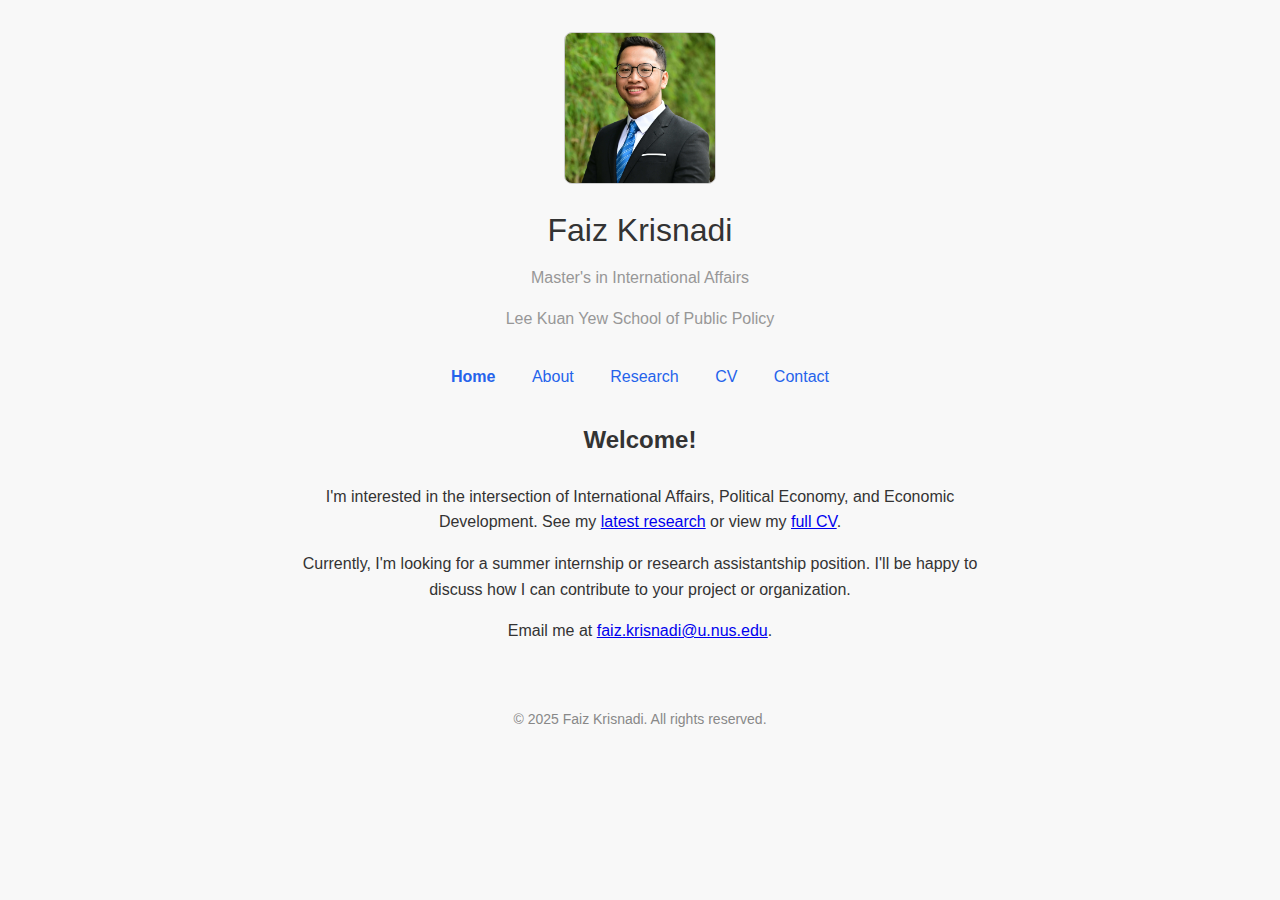
<file: index.html>
<!DOCTYPE html>
<html lang="en">
<head>
  <meta charset="UTF-8">
  <meta name="viewport" content="width=device-width, initial-scale=1.0">
  <title>Home | Faiz Krisnadi</title>
  <link rel="stylesheet" href="https://cdnjs.cloudflare.com/ajax/libs/font-awesome/6.4.0/css/all.min.css">
  <style>
    :root {
      --bg: #f8f8f8;
      --text: #333;
      --accent: #2563eb;
    }
    body {
      font-family: 'Inter', sans-serif;
      max-width: 720px;
      margin: 0 auto;
      padding: 2rem;
      line-height: 1.6;
      color: var(--text);
      background: var(--bg);
      text-align: center; /* Center everything */
    }
    /* Profile image on top */
    .profile-photo img {
      width: 150px;
      height: 150px;
      object-fit: cover;
      border-radius: 8px;
      border: 1.5px solid #ccc;
      display: block;
      margin: 0 auto 1rem; /* Centers image and adds spacing below */
    }
    /* Header */
    header {
      margin-bottom: 1.5rem;
    }
    header h1 {
      font-weight: 500;
      margin-bottom: 0;
    }
    header .subtitle {
      color: grey;
      opacity: 0.8;
      margin-top: 0.5rem;
    }
    /* Navigation */
    nav {
      margin: 2rem 0;
    }
    nav a {
      margin: 0 1rem;
      text-decoration: none;
      color: var(--accent);
    }
    nav a:hover {
      text-decoration: underline;
    }
    /* Footer */
    footer {
      margin-top: 4rem;
      color: #888;
      font-size: 14px;
    }
  </style>
</head>
<body>

  <!-- Profile photo at the very top -->
  <div class="profile-photo">
    <img src="https://faizkrisnadi.github.io/assets/images/profile.jpg" 
         alt="Faiz Krisnadi"
         onerror="this.src='https://via.placeholder.com/150'">
  </div>

  <header>
    <h1>Faiz Krisnadi</h1>
    <p class="subtitle">Master's in International Affairs</p>
    <p class="subtitle">Lee Kuan Yew School of Public Policy</p>
  </header>
  
  <nav>
    <a href="index.html" style="font-weight:600">Home</a>
    <a href="about.html">About</a>
    <a href="research.html">Research</a>
    <a href="cv.html">CV</a>
    <a href="contact.html">Contact</a>
  </nav>

  <p style="font-size: 1.5rem; font-weight: bold;">Welcome!</p>
  
  <p>I'm interested in the intersection of International Affairs, Political Economy, and Economic Development. See my <a href="research.html">latest research</a> or view my <a href="cv.html">full CV</a>.</p>

  <p>Currently, I'm looking for a summer internship or research assistantship position. I'll be happy to discuss how I can contribute to your project or organization.</p>
  
  <p>Email me at <a href="mailto:faiz.krisnadi@u.nus.edu">faiz.krisnadi@u.nus.edu</a>.</p>
  
  <footer>
    <p>© 2025 Faiz Krisnadi. All rights reserved.</p>
  </footer>

</body>
</html>
</file>
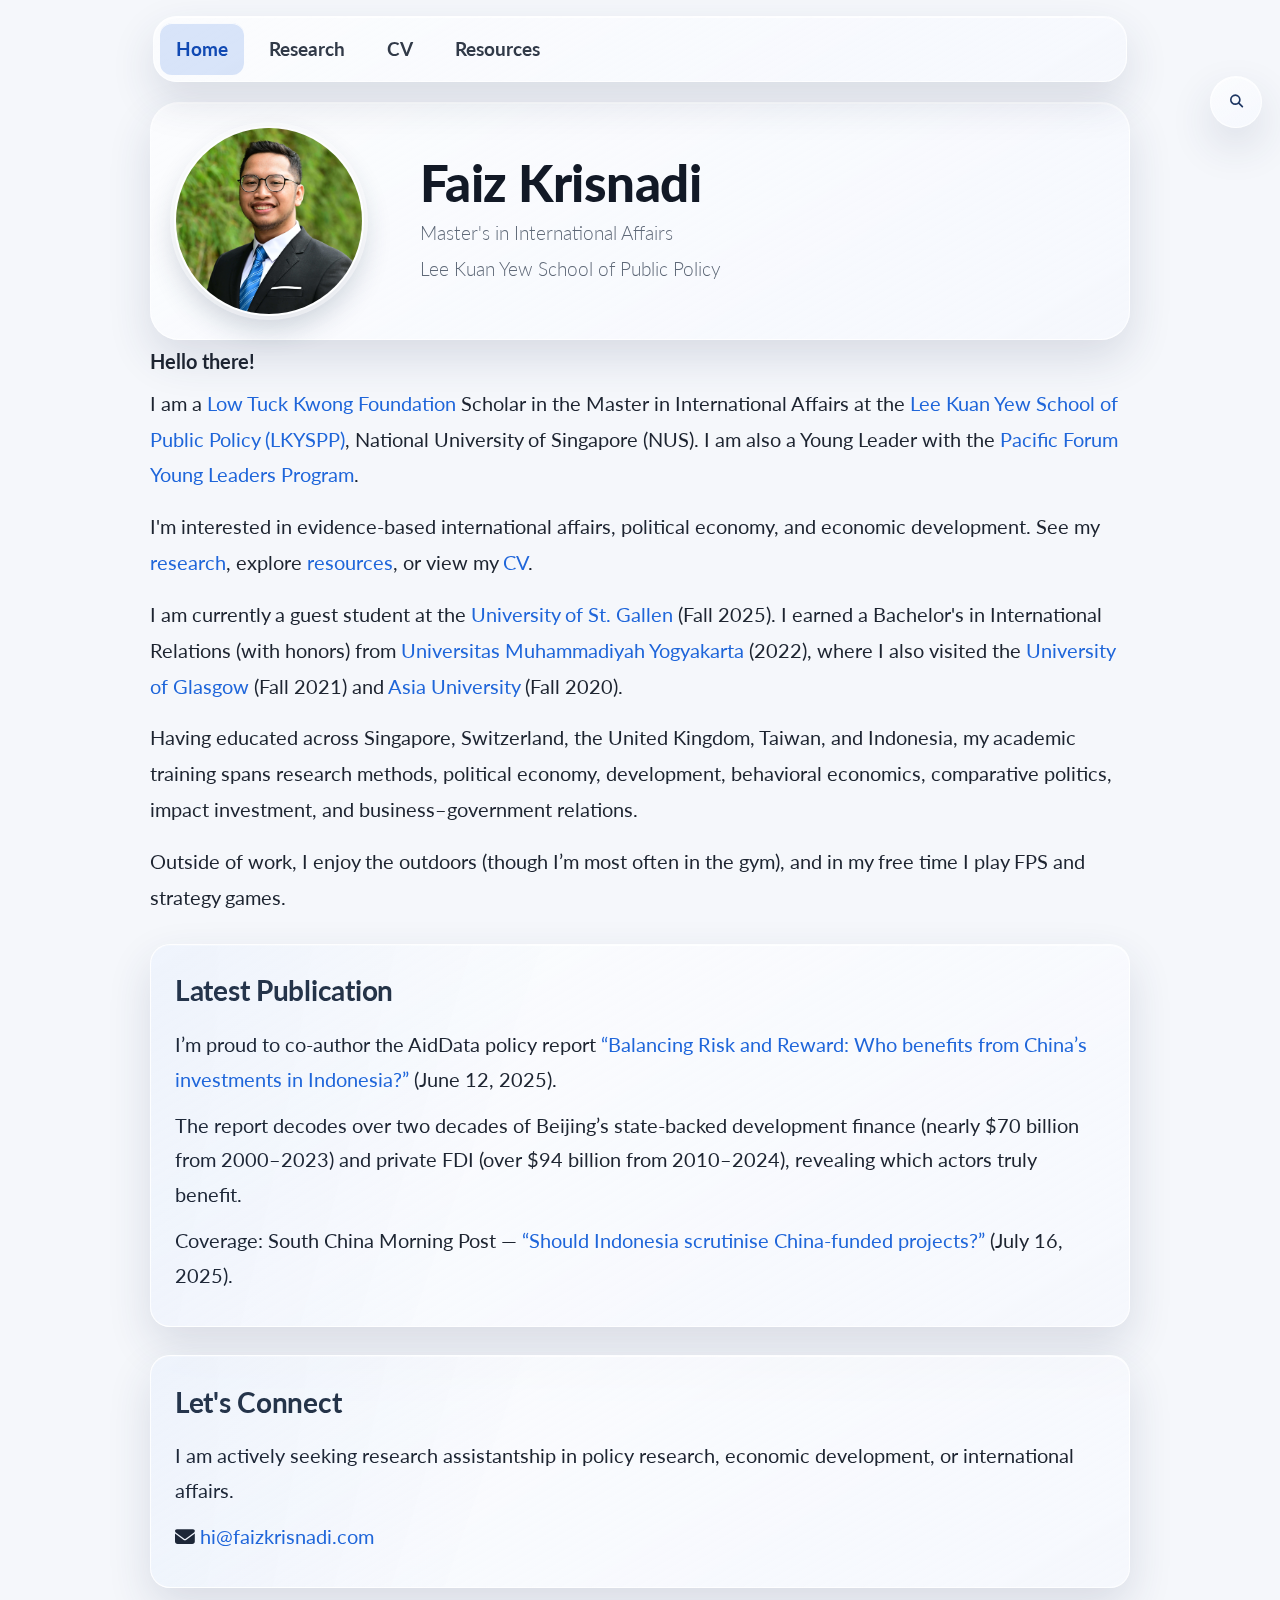
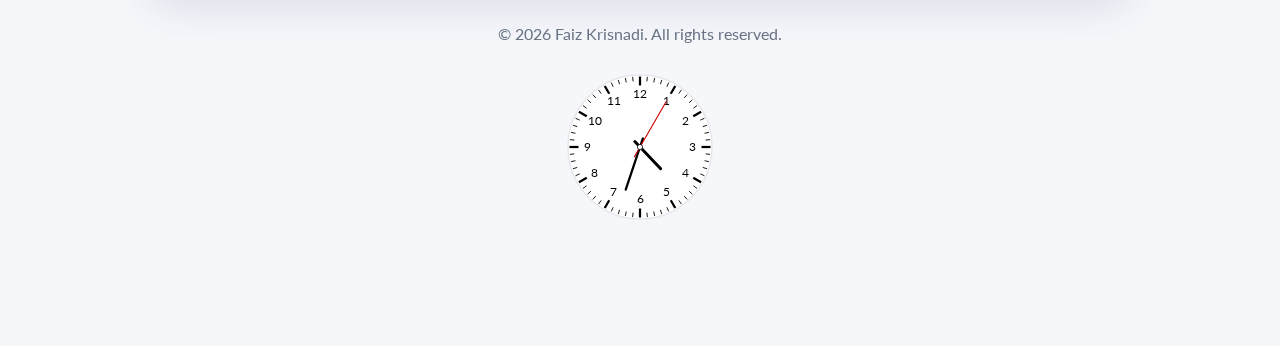
<file: liquid-glass-preview/index.html>
<!DOCTYPE html>
<html lang="en">
<head>
  <meta charset="UTF-8"/>
  <meta name="viewport" content="width=device-width, initial-scale=1, viewport-fit=cover"/>
  <title>Home | Faiz Krisnadi</title>
  <link rel="icon" href="../favicon.svg" type="image/svg+xml" />

  <link rel="stylesheet" href="https://cdnjs.cloudflare.com/ajax/libs/font-awesome/6.4.0/css/all.min.css">
  <!-- Lato -->
  <link rel="preconnect" href="https://fonts.googleapis.com">
  <link rel="preconnect" href="https://fonts.gstatic.com" crossorigin>
  <link href="https://fonts.googleapis.com/css2?family=Lato:wght@300;400;700;900&display=swap" rel="stylesheet">

  <style>
    :root {
      --bg: #f5f7fb;
      --text: #1d2430;
      --muted: #5f6978;
      --accent: #1f66da;
      --accent-strong: #1049b3;
      --accent-soft: rgba(31, 102, 218, 0.16);
      --line: rgba(255, 255, 255, 0.72);
      --glass-fill: linear-gradient(150deg, rgba(255, 255, 255, 0.66), rgba(250, 251, 255, 0.30));
      --glass-shadow: 0 18px 44px rgba(40, 58, 90, 0.14), inset 0 1px 0 rgba(255, 255, 255, 0.78);
      --radius-xl: 24px;
      --radius-lg: 20px;
      --radius-md: 16px;
      --avatar: 190px;
      --avatar-mobile: 160px;
      --avatar-focus-y: 40%;
    }

    * { box-sizing: border-box; }
    html, body { min-height: 100%; margin: 0; }

    body {
      font-family: "Lato", system-ui, -apple-system, "Segoe UI", Roboto, Helvetica, Arial, sans-serif;
      font-weight: 400;
      color: var(--text);
      background: var(--bg);
      -webkit-font-smoothing: antialiased;
      -moz-osx-font-smoothing: grayscale;
      margin: 0;
      padding: calc(16px + env(safe-area-inset-top)) calc(20px + env(safe-area-inset-left)) calc(28px + env(safe-area-inset-bottom)) calc(20px + env(safe-area-inset-right));
      line-height: 1.75;
      overflow-x: hidden;
    }

    a {
      color: var(--accent);
      text-decoration: none;
      transition: color .2s ease, opacity .2s ease;
    }

    a:hover {
      color: var(--accent-strong);
      opacity: .95;
    }

    /* Header row */
    .hero-wrap {
      max-width: 980px;
      margin: 0 auto;
      display: grid;
      grid-template-columns: calc(var(--avatar) + 30px) 1fr;
      gap: 1.6rem;
      align-items: center;
      padding: 1.45rem;
      border-radius: calc(var(--radius-xl) + 5px);
      background: var(--glass-fill);
      border: 1px solid var(--line);
      box-shadow: var(--glass-shadow);
      backdrop-filter: blur(19px) saturate(145%);
      -webkit-backdrop-filter: blur(19px) saturate(145%);
    }

    .photo {
      width: var(--avatar);
      aspect-ratio: 1/1;
      height: auto;
      border-radius: 50%;
      object-fit: cover;
      object-position: 50% var(--avatar-focus-y);
      border: 2px solid rgba(255, 255, 255, .8);
      box-shadow: 0 0 0 4px rgba(255, 255, 255, .44), 0 14px 28px rgba(36, 53, 84, .2);
      display: block;
    }

    .name {
      margin: 0 0 .3rem;
      font-size: clamp(2.4rem, 4.6vw, 3.2rem);
      font-weight: 900;
      letter-spacing: -.01em;
      line-height: 1.12;
      color: #121926;
    }

    .subtitle {
      margin: .15rem 0;
      color: var(--muted);
      font-size: 1.2rem;
      font-weight: 300;
    }

    /* Tabs container */
    .tabs-outer {
      max-width: 980px;
      margin: 0 auto 1.25rem;
      padding: 0 .2rem;
      position: sticky;
      top: calc(8px + env(safe-area-inset-top));
      z-index: 45;
      transition: transform .25s ease;
    }

    .tabs-outer.scrolled {
      transform: translateY(10px);
    }

    .tabs {
      border-radius: var(--radius-xl);
      overflow: hidden;
      background: var(--glass-fill);
      border: 1px solid var(--line);
      box-shadow: var(--glass-shadow);
      backdrop-filter: blur(19px) saturate(145%);
      -webkit-backdrop-filter: blur(19px) saturate(145%);
    }

    .tabs ul {
      list-style: none;
      margin: 0;
      padding: .35rem;
      display: flex;
      gap: .6rem;
      align-items: center;
      justify-content: flex-start;
    }

    .tabs a {
      display: inline-block;
      padding: .6rem 1rem;
      border-radius: 12px;
      color: #313a48;
      font-weight: 700;
      font-size: 1.2rem;
      white-space: nowrap;
      transition: background .2s ease, color .2s ease, transform .2s ease;
    }

    .tabs a:hover {
      background: rgba(255, 255, 255, 0.34);
      color: #1f3557;
      transform: translateY(-1px);
    }

    .tabs a.active {
      background: var(--accent-soft);
      color: var(--accent-strong);
      box-shadow: inset 0 1px 0 rgba(255, 255, 255, 0.82);
    }

    /* Body text blocks */
    .intro {
      max-width: 980px;
      margin: 0 auto;
      font-size: 1.28rem;
      font-weight: 400;
    }

    .intro p { margin: .4rem 0 1rem; }

    /* Cards */
    .card {
      max-width: 980px;
      margin: 1.75rem auto;
      padding: 1.35rem 1.5rem;
      border-radius: var(--radius-lg);
      position: relative;
      overflow: hidden;
      background: var(--glass-fill);
      border: 1px solid var(--line);
      box-shadow: var(--glass-shadow);
      backdrop-filter: blur(19px) saturate(145%);
      -webkit-backdrop-filter: blur(19px) saturate(145%);
    }

    .card::before {
      content: "";
      position: absolute;
      inset: 0;
      pointer-events: none;
      background: linear-gradient(110deg, rgba(31, 102, 218, 0.06), transparent 38%);
    }

    .card h2,
    .card h3 {
      margin: 0;
      color: #253244;
      font-size: 1.75rem;
      font-weight: 700;
      letter-spacing: -.01em;
    }

    .card p {
      margin: .72rem 0;
      font-size: 1.24rem;
      font-weight: 400;
    }

    /* Floating search button */
    .search-fab {
      position: fixed;
      top: calc(76px + env(safe-area-inset-top));
      right: 18px;
      width: 52px;
      height: 52px;
      border-radius: 50%;
      background: var(--glass-fill);
      border: 1px solid var(--line);
      box-shadow: var(--glass-shadow);
      backdrop-filter: blur(19px) saturate(145%);
      -webkit-backdrop-filter: blur(19px) saturate(145%);
      color: #1e3662;
      cursor: pointer;
      display: grid;
      place-items: center;
      z-index: 50;
      padding: 0;
      transition: transform .2s ease, box-shadow .2s ease, color .2s ease;
    }

    .search-fab:hover {
      transform: translateY(-2px);
      color: var(--accent-strong);
      box-shadow: 0 16px 30px rgba(30, 52, 86, 0.18);
    }

    /* Overlay search */
    .search-overlay {
      position: fixed;
      inset: 0;
      background: rgba(16, 28, 48, 0.22);
      backdrop-filter: blur(5px);
      -webkit-backdrop-filter: blur(5px);
      display: none;
      z-index: 60;
      padding: 4vh 14px;
    }

    .search-panel {
      max-width: 900px;
      margin: 3vh auto 0;
      border-radius: 22px;
      padding: .95rem;
      background: var(--glass-fill);
      border: 1px solid var(--line);
      box-shadow: var(--glass-shadow);
      backdrop-filter: blur(19px) saturate(145%);
      -webkit-backdrop-filter: blur(19px) saturate(145%);
    }

    .search-bar {
      display: flex;
      align-items: center;
      gap: .6rem;
      padding: .35rem .6rem;
      border: 1px solid rgba(255, 255, 255, 0.78);
      border-radius: 14px;
      background: rgba(255, 255, 255, 0.46);
    }

    .search-bar input {
      flex: 1;
      border: none;
      font-size: 1.2rem;
      padding: .8rem .2rem;
      outline: none;
      background: transparent;
      color: #1d2b3f;
      font-family: "Lato", system-ui, -apple-system, "Segoe UI", Roboto, Helvetica, Arial, sans-serif;
    }

    .hint {
      color: var(--muted);
      font-size: 1rem;
      margin: .65rem .15rem 0;
      font-weight: 400;
    }

    .results { margin: .35rem 0 0; max-height: 52vh; overflow: auto; }

    .result {
      padding: .8rem .65rem;
      border-radius: 10px;
      display: block;
      color: #1d2736;
      transition: background .2s ease;
    }

    .result:hover { background: rgba(31, 102, 218, 0.10); }

    .result small {
      display: block;
      color: #6b7280;
      margin-top: .15rem;
      font-size: 1rem;
      font-weight: 400;
    }

    .nores {
      color: #6b7280;
      padding: 1rem .25rem;
      font-size: 1.05rem;
      font-weight: 400;
    }

    mark {
      background: rgba(31, 102, 218, 0.18);
      border-radius: 4px;
      padding: 0 .15rem;
    }

    footer {
      max-width: 980px;
      margin: 2rem auto 0;
      color: #6a7484;
      font-size: 1rem;
      text-align: center;
      font-weight: 400;
    }

    /* Responsive header grid */
    @media (max-width: 900px) {
      .hero-wrap { grid-template-columns: calc(var(--avatar-mobile) + 30px) 1fr; }
      .photo { width: var(--avatar-mobile); }
      .name { font-size: clamp(2.2rem, 6vw, 2.7rem); }
    }

    @media (max-width: 680px) {
      .hero-wrap { grid-template-columns: 1fr; }
      .photo { margin-inline: auto; }
      .name { text-align: left; margin-top: .6rem; }
    }

    /* Mobile segmented tabs */
    @media (max-width: 560px) {
      .tabs { border-radius: 22px; }
      .tabs ul {
        display: grid;
        grid-template-columns: repeat(4, 1fr);
        gap: 6px;
        padding: 6px;
      }
      .tabs a {
        display: flex;
        align-items: center;
        justify-content: center;
        height: 46px;
        padding: 0;
        min-width: 0;
        white-space: nowrap;
        overflow: hidden;
        text-overflow: ellipsis;
        font-size: clamp(16px, 4vw, 18px);
        font-weight: 700;
        letter-spacing: -0.01em;
        -webkit-tap-highlight-color: transparent;
      }
      .intro { font-size: 1.2rem; }
      .card p { font-size: 1.16rem; }
      .tabs-outer.scrolled { transform: translateY(6px); }
      .search-fab { top: calc(72px + env(safe-area-inset-top)); }
    }

    /* Bottom-center analog clock */
    #footer-clock {
      margin: 1.5rem auto 6rem;
      display: flex;
      justify-content: center;
    }

    #footer-clock svg {
      width: 150px;
      height: 150px;
      display: block;
    }

    @supports not ((backdrop-filter: blur(1px))) {
      .hero-wrap,
      .tabs,
      .card,
      .search-fab,
      .search-panel {
        background: rgba(250, 251, 255, 0.94);
      }
    }
  </style>
</head>
<body>

  <!-- Search button -->
  <button class="search-fab" id="openSearch" title="Search (⌘/Ctrl + K)">
    <i class="fa-solid fa-magnifying-glass"></i>
  </button>

  <!-- Tabs -->
  <div class="tabs-outer">
    <nav class="tabs" aria-label="Primary">
      <ul>
        <li><a class="active" href="index.html">Home</a></li>
        <li><a href="research.html">Research</a></li>
        <li><a href="cv.html">CV</a></li>
        <li><a href="resources.html">Resources</a></li>
      </ul>
    </nav>
  </div>

  <!-- Header -->
  <section class="hero-wrap" aria-label="Profile">
    <img class="photo"
         src="https://faizkrisnadi.github.io/assets/images/profile.jpg"
         alt="Faiz Krisnadi"
         onerror="this.src='https://via.placeholder.com/210'">
    <div>
      <h1 class="name">Faiz Krisnadi</h1>
      <p class="subtitle">Master's in International Affairs</p>
      <p class="subtitle">Lee Kuan Yew School of Public Policy</p>
    </div>
  </section>

  <!-- Intro -->
  <div class="intro">
    <p style="font-size:1.25rem; font-weight:700; margin:.25rem 0 .15rem">Hello there!</p>
    <p>
      I am a <a href="https://ltkfoundation.org/">Low Tuck Kwong Foundation</a> Scholar in the Master in International Affairs at the
      <a href="https://lkyspp.nus.edu.sg/">Lee Kuan Yew School of Public Policy (LKYSPP)</a>, National University of Singapore (NUS).
      I am also a Young Leader with the <a href="https://pacforum.org/young-leaders-program/">Pacific Forum Young Leaders Program</a>.
    </p>
    <p>
      I'm interested in evidence-based international affairs, political economy, and economic development.
      See my <a href="research.html">research</a>, explore <a href="resources.html">resources</a>, or view my <a href="cv.html">CV</a>.
    </p>
    <p>
      I am currently a guest student at the <a href="https://en.wikipedia.org/wiki/University_of_St._Gallen">University of St. Gallen</a> (Fall 2025).
      I earned a Bachelor's in International Relations (with honors) from
      <a href="https://en.wikipedia.org/wiki/Muhammadiyah_University_of_Yogyakarta">Universitas Muhammadiyah Yogyakarta</a> (2022), where I also visited the
      <a href="https://en.wikipedia.org/wiki/University_of_Glasgow">University of Glasgow</a> (Fall 2021) and
      <a href="https://en.wikipedia.org/wiki/Asia_University_(Taiwan)">Asia University</a> (Fall 2020).
    </p>
    <p>
      Having educated across Singapore, Switzerland, the United Kingdom, Taiwan, and Indonesia, my academic training spans research methods,
      political economy, development, behavioral economics, comparative politics, impact investment, and business–government relations.
    </p>
    <p>Outside of work, I enjoy the outdoors (though I’m most often in the gym), and in my free time I play FPS and strategy games.</p>
  </div>

  <!-- Latest publication -->
  <section class="card">
    <h3 style="margin:0 0 .5rem">Latest Publication</h3>
    <p>
      I’m proud to co-author the AidData policy report
      <a href="https://www.aiddata.org/publications/balancing-risk-and-reward" target="_blank" rel="noopener">
        “Balancing Risk and Reward: Who benefits from China’s investments in Indonesia?”
      </a> (June 12, 2025).
    </p>
    <p>The report decodes over two decades of Beijing’s state-backed development finance (nearly $70 billion from 2000–2023) and private FDI (over $94 billion from 2010–2024), revealing which actors truly benefit.</p>
    <p>Coverage: South China Morning Post —
      <a href="https://www.scmp.com/week-asia/economics/article/3318306/how-indonesia-can-maximise-benefits-chinese-investments" target="_blank" rel="noopener">
        “Should Indonesia scrutinise China-funded projects?”
      </a> (July 16, 2025).
    </p>
  </section>

  <!-- Contact -->
  <section class="card">
    <h3 style="margin:0 0 .5rem">Let's Connect</h3>
    <p>I am actively seeking research assistantship in policy research, economic development, or international affairs.</p>
    <p><i class="fas fa-envelope"></i> <a href="mailto:hi@faizkrisnadi.com">hi@faizkrisnadi.com</a></p>
  </section>

  <footer><p>© 2026 Faiz Krisnadi. All rights reserved.</p></footer>

  <!-- Bottom-center analog clock -->
  <div id="footer-clock" aria-hidden="true">
    <svg viewBox="0 0 200 200">
      <circle cx="100" cy="100" r="96" fill="white" stroke="#e5e7eb" stroke-width="2" />
      <g id="clock-ticks"></g>
      <g id="clock-numbers"></g>

      <line id="clock-hour-hand"
            x1="100" y1="110" x2="100" y2="60"
            stroke="#000000" stroke-width="4"
            stroke-linecap="round" />

      <line id="clock-minute-hand"
            x1="100" y1="112" x2="100" y2="40"
            stroke="#000000" stroke-width="3"
            stroke-linecap="round" />

      <line id="clock-second-hand"
            x1="100" y1="115" x2="100" y2="30"
            stroke="#cc0000" stroke-width="1.5"
            stroke-linecap="round" />

      <circle cx="100" cy="100" r="3.5" fill="white" stroke="#000000" stroke-width="1" />
    </svg>
  </div>

  <!-- Search overlay -->
  <div class="search-overlay" id="searchOverlay" aria-hidden="true">
    <div class="search-panel" role="dialog" aria-modal="true" aria-labelledby="searchLabel">
      <div class="search-bar">
        <i class="fa-solid fa-magnifying-glass" style="color:#64748b"></i>
        <input id="searchInput" type="search" placeholder="Search this site…" aria-label="Search this site">
        <button id="closeSearch" title="Close" style="border:none;background:transparent;color:#64748b;font-size:1.1rem;cursor:pointer">
          <i class="fa-solid fa-xmark"></i>
        </button>
      </div>
      <div class="hint">Tip: press <strong>Enter</strong> to open the top result • <strong>Esc</strong> to close • <strong>⌘/Ctrl + K</strong> to open</div>
      <div class="results" id="results"></div>
    </div>
  </div>

  <script>
    /* ---------- In-page search (same across pages) ---------- */
    const PAGE_LIST = [
      { url: 'index.html',     title: 'Home' },
      { url: 'research.html',  title: 'Research' },
      { url: 'cv.html',        title: 'CV' },
      { url: 'resources.html', title: 'Resources' }
    ];
    const cache = new Map(); let indexBuilt = false, INDEX = [];
    async function fetchPage(u){ if(cache.has(u)) return cache.get(u); const r=await fetch(u); const t=await r.text(); cache.set(u,t); return t; }
    const buildDoc = html => new DOMParser().parseFromString(html,'text/html');
    function extract(doc){
      const title=(doc.querySelector('title')?.textContent||'').trim();
      const metas=doc.querySelector('meta[name="description"]')?.getAttribute('content')||'';
      const heads=[...doc.querySelectorAll('h1,h2,h3')].map(e=>e.textContent.trim()).join(' • ');
      const links=[...doc.querySelectorAll('a')].map(a=>a.textContent.trim()).filter(s=>s && s.length<160).slice(0,200).join(' • ');
      const body=(doc.body?.innerText||'').replace(/\s+/g,' ').trim().slice(0,20000);
      return { title, metas, heads, links, body };
    }
    const normalize=s=>(s||'').toLowerCase();
    function score(q,rec){
      const hay=normalize([rec.title,rec.metas,rec.heads,rec.links,rec.body].join(' '));
      const terms=normalize(q).split(/\s+/).filter(Boolean); if(!terms.length) return 0;
      let sc=0; for(const t of terms){ const re=new RegExp('\\b'+t.replace(/[.*+?^${}()|[\]\\]/g,'\\$&'),'g'); const m=hay.match(re); sc+=m?m.length*12:0; }
      if(normalize(rec.title).includes(normalize(q))) sc+=30;
      if(normalize(rec.heads).includes(normalize(q))) sc+=15;
      return sc;
    }
    function snippet(rec,q){
      const source=[rec.heads,rec.links,rec.body].join(' ').replace(/\s+/g,' ');
      const term=normalize(q).split(/\s+/).filter(Boolean).sort((a,b)=>b.length-a.length)[0];
      if(!term) return (rec.metas||rec.heads||rec.body).slice(0,160);
      const i=normalize(source).indexOf(term); const start=Math.max(0,i-60), end=Math.min(source.length,i+120);
      return i>=0 ? (start>0?'…':'')+source.slice(start,end)+(end<source.length?'…':'') : (rec.metas||rec.heads||rec.body).slice(0,160);
    }
    async function buildIndex(){
      const pages=await Promise.allSettled(PAGE_LIST.map(async p=>{
        const html=await fetchPage(p.url); const doc=buildDoc(html); const rec=extract(doc);
        return { url:p.url, title:p.title||rec.title, ...rec };
      }));
      INDEX=pages.filter(x=>x.status==='fulfilled').map(x=>x.value); indexBuilt=true;
    }
    const normalizeForHilite=s=>(s||'').toLowerCase();
    function hilite(text,q){
      const terms=normalizeForHilite(q).split(/\s+/).filter(Boolean).sort((a,b)=>b.length-a.length);
      let out=text; for(const t of terms){ const re=new RegExp('('+t.replace(/[.*+?^${}()|[\]\\]/g,'\\$&')+')','ig'); out=out.replace(re,'<mark>$1</mark>'); }
      return out;
    }
    function search(q){
      if(!q) return INDEX.slice(0,8).map(r=>({rec:r,sc:0}));
      return INDEX.map(rec=>({rec,sc:score(q,rec)})).filter(x=>x.sc>0).sort((a,b)=>b.sc-a.sc).slice(0,12);
    }

    const openBtn=document.getElementById('openSearch');
    const overlay=document.getElementById('searchOverlay');
    const input=document.getElementById('searchInput');
    const closeBtn=document.getElementById('closeSearch');
    const results=document.getElementById('results');

    function openSearch(){ overlay.style.display='block'; overlay.setAttribute('aria-hidden','false'); setTimeout(()=>input.focus(),10); if(!indexBuilt) buildIndex().then(()=>render(input.value)); else render(input.value); }
    function closeSearch(){ overlay.style.display='none'; overlay.setAttribute('aria-hidden','true'); input.value=''; results.innerHTML=''; }
    function render(q){
      const hits=search(q);
      if(!hits.length){ results.innerHTML = q ? `<div class="nores">No results for “${q.replace(/[<>&]/g,'')}”.</div>` : `<div class="nores">Start typing to search pages.</div>`; return; }
      results.innerHTML = hits.map(({rec})=>`<a class="result" href="${rec.url}"><strong>${hilite(rec.title||'Untitled',q)}</strong><small>${hilite(snippet(rec,q),q)}</small></a>`).join('');
    }
    openBtn.addEventListener('click',openSearch);
    closeBtn.addEventListener('click',closeSearch);
    overlay.addEventListener('click',e=>{ if(e.target===overlay) closeSearch(); });
    input.addEventListener('input',e=>render(e.target.value));
    document.addEventListener('keydown',e=>{
      if((e.metaKey||e.ctrlKey)&&e.key.toLowerCase()==='k'){ e.preventDefault(); openSearch(); }
      if(e.key==='Escape' && overlay.getAttribute('aria-hidden')==='false') closeSearch();
      if(e.key==='Enter' && overlay.getAttribute('aria-hidden')==='false'){ const top=results.querySelector('.result'); if(top) top.click(); }
    });
  </script>

  <script>
    // Bottom-center analog clock
    (function() {
      const svgNS = "http://www.w3.org/2000/svg";
      const ticksGroup = document.getElementById("clock-ticks");
      const numbersGroup = document.getElementById("clock-numbers");
      if (!ticksGroup || !numbersGroup) return;

      for (let i = 0; i < 60; i++) {
        const angle = Math.PI / 30 * i;
        const isHour = i % 5 === 0;
        const outerR = 94;
        const innerR = isHour ? 82 : 88;

        const x1 = 100 + innerR * Math.sin(angle);
        const y1 = 100 - innerR * Math.cos(angle);
        const x2 = 100 + outerR * Math.sin(angle);
        const y2 = 100 - outerR * Math.cos(angle);

        const line = document.createElementNS(svgNS, "line");
        line.setAttribute("x1", x1);
        line.setAttribute("y1", y1);
        line.setAttribute("x2", x2);
        line.setAttribute("y2", y2);
        line.setAttribute("stroke", "#000000");
        line.setAttribute("stroke-width", isHour ? "3" : "1.2");
        ticksGroup.appendChild(line);
      }

      for (let n = 1; n <= 12; n++) {
        const angle = Math.PI / 6 * n;
        const r = 70;

        const x = 100 + r * Math.sin(angle);
        const y = 100 - r * Math.cos(angle);

        const text = document.createElementNS(svgNS, "text");
        text.setAttribute("x", x);
        text.setAttribute("y", y + 1);
        text.setAttribute("text-anchor", "middle");
        text.setAttribute("dominant-baseline", "middle");
        text.setAttribute("font-size", "16");
        text.setAttribute("font-family", "Lato, system-ui, -apple-system, BlinkMacSystemFont, 'Segoe UI', sans-serif");
        text.textContent = n.toString();
        numbersGroup.appendChild(text);
      }

      const hourHand = document.getElementById("clock-hour-hand");
      const minuteHand = document.getElementById("clock-minute-hand");
      const secondHand = document.getElementById("clock-second-hand");

      function updateClock() {
        const now = new Date();
        const seconds = now.getSeconds();
        const minutes = now.getMinutes();
        const hours = now.getHours();

        const secondAngle = seconds * 6;
        const minuteAngle = (minutes + seconds / 60) * 6;
        const hourAngle = ((hours % 12) + minutes / 60) * 30;

        hourHand.setAttribute("transform", "rotate(" + hourAngle + " 100 100)");
        minuteHand.setAttribute("transform", "rotate(" + minuteAngle + " 100 100)");
        secondHand.setAttribute("transform", "rotate(" + secondAngle + " 100 100)");
      }

      updateClock();
      setInterval(updateClock, 1000);
    })();
  </script>

  <script>
    // Top tabs: slight drop when page is scrolled
    (function() {
      const tabsOuter = document.querySelector(".tabs-outer");
      if (!tabsOuter) return;

      function updateTabsPosition() {
        tabsOuter.classList.toggle("scrolled", window.scrollY > 12);
      }

      updateTabsPosition();
      window.addEventListener("scroll", updateTabsPosition, { passive: true });
    })();
  </script>
</body>
</html>
</file>
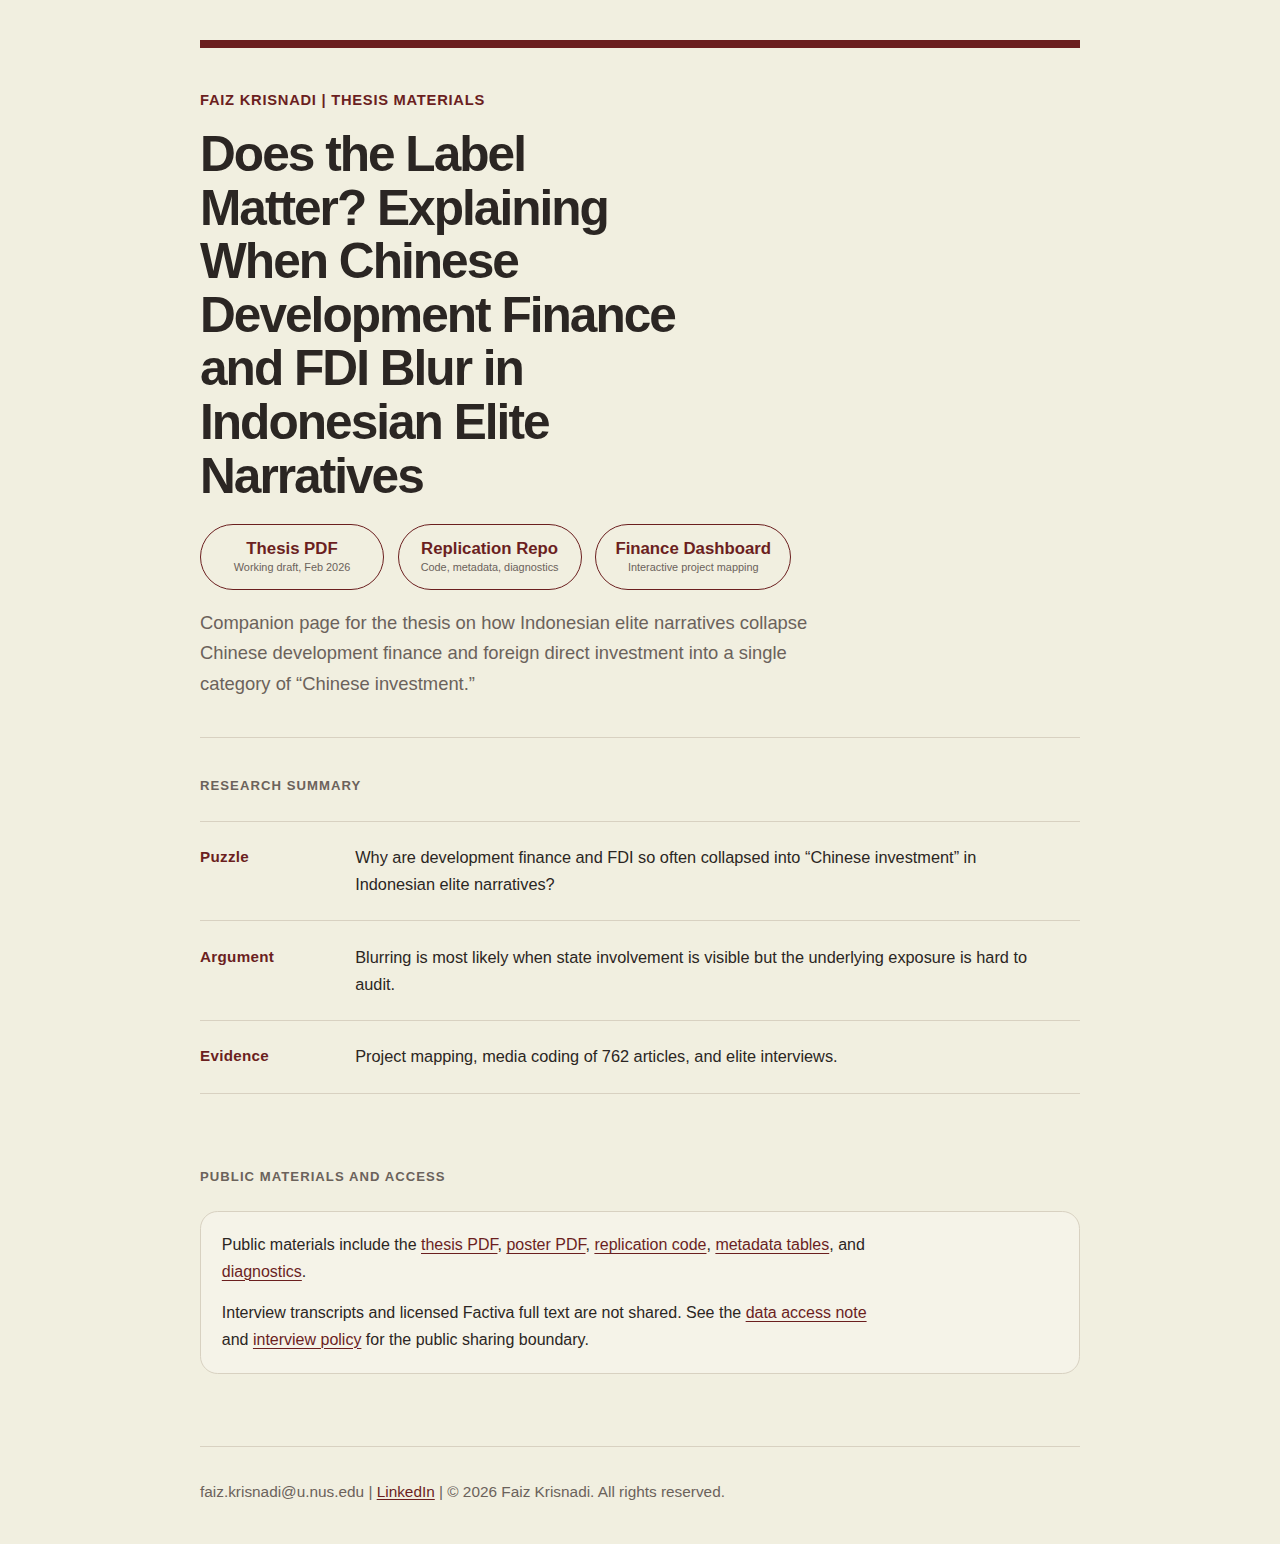
<file: thesis-materials/index.html>
<!DOCTYPE html>
<html lang="en">
<head>
    <meta charset="UTF-8">
    <meta name="viewport" content="width=device-width, initial-scale=1, viewport-fit=cover">
    <title>Thesis Materials | Faiz Krisnadi</title>
    <meta
        name="description"
        content="Companion page for Faiz Krisnadi's thesis on when Chinese development finance and FDI blur in Indonesian elite narratives.">
    <meta property="og:title" content="Thesis Materials | Faiz Krisnadi">
    <meta
        property="og:description"
        content="Companion page for the thesis on how Indonesian elite narratives collapse Chinese development finance and foreign direct investment into a single category of Chinese investment.">
    <meta property="og:type" content="website">
    <meta property="og:url" content="https://faizkrisnadi.com/thesis-materials/">
    <link rel="canonical" href="https://faizkrisnadi.com/thesis-materials/">
    <style>
        :root {
            --bg: #F1EFE0;
            --accent: #6B1F1F;
            --text: #2B2623;
            --muted: #6B625B;
            --rule: #D8D1C1;
            --soft-accent: rgba(107, 31, 31, 0.06);
            --max-width: 55rem;
            --radius: 999px;
            --radius-panel: 1.1rem;
            --space-1: 0.75rem;
            --space-2: 1rem;
            --space-3: 1.5rem;
            --space-4: 2rem;
            --space-5: 2.35rem;
            --space-6: 4.5rem;
        }

        * {
            box-sizing: border-box;
        }

        html {
            background: var(--bg);
        }

        body {
            margin: 0;
            min-height: 100vh;
            background: var(--bg);
            color: var(--text);
            font-family: "Glacial Indifference", "Avenir Next", "Lato", "Segoe UI", sans-serif;
            line-height: 1.65;
            -webkit-font-smoothing: antialiased;
            -moz-osx-font-smoothing: grayscale;
        }

        a {
            color: var(--accent);
            text-decoration-thickness: 0.08em;
            text-underline-offset: 0.16em;
        }

        a:hover,
        a:focus-visible {
            background: var(--soft-accent);
            outline: none;
        }

        .page {
            width: min(100% - 2rem, var(--max-width));
            margin: 0 auto;
            padding:
                calc(1.25rem + env(safe-area-inset-top))
                0
                calc(2.5rem + env(safe-area-inset-bottom));
        }

        .accent-rule {
            width: 100%;
            height: 0.5rem;
            background: var(--accent);
            margin-bottom: 1.75rem;
        }

        header {
            padding-bottom: var(--space-5);
            border-bottom: 1px solid var(--rule);
        }

        .eyebrow {
            margin: 0 0 var(--space-2);
            color: var(--accent);
            font-size: 0.92rem;
            font-weight: 700;
            letter-spacing: 0.05em;
            text-transform: uppercase;
        }

        h1 {
            margin: 0;
            max-width: 18ch;
            font-size: clamp(1.6rem, 4.8vw, 3.1rem);
            line-height: 1.08;
            letter-spacing: -0.04em;
            font-weight: 700;
            text-wrap: balance;
        }

        .intro {
            max-width: 40rem;
            margin: 1.15rem 0 0;
            color: var(--muted);
            font-size: clamp(1rem, 2vw, 1.15rem);
        }

        .cta-group {
            display: flex;
            flex-direction: column;
            gap: 0.85rem;
            margin-top: 1.3rem;
        }

        .cta {
            display: inline-flex;
            flex-direction: column;
            justify-content: center;
            align-items: center;
            width: 100%;
            min-height: 4.1rem;
            padding: 0.7rem 1.2rem;
            border: 1px solid var(--accent);
            border-radius: var(--radius);
            background: transparent;
            color: var(--accent);
            font-weight: 700;
            text-decoration: none;
            text-align: center;
            gap: 0.18rem;
        }

        .cta-label {
            display: block;
            font-size: 1.05rem;
            line-height: 1.08;
        }

        .cta-meta {
            display: block;
            color: var(--muted);
            font-size: 0.68rem;
            line-height: 1.12;
            font-weight: 500;
        }

        main {
            padding-top: var(--space-5);
        }

        section + section {
            margin-top: var(--space-6);
        }

        .section-label {
            margin: 0 0 var(--space-3);
            color: var(--muted);
            font-size: 0.82rem;
            font-weight: 700;
            letter-spacing: 0.08em;
            text-transform: uppercase;
        }

        .summary-list {
            border-top: 1px solid var(--rule);
        }

        .summary-row {
            display: grid;
            gap: 0.5rem;
            padding: 1.4rem 0;
            border-bottom: 1px solid var(--rule);
        }

        .summary-row dt {
            color: var(--accent);
            font-size: 0.95rem;
            font-weight: 700;
            letter-spacing: 0.02em;
        }

        .summary-row dd {
            margin: 0;
            max-width: 43rem;
            font-size: 1.02rem;
        }

        .materials-note {
            padding: 1.25rem 1.3rem;
            border: 1px solid var(--rule);
            border-radius: var(--radius-panel);
            background: rgba(255, 255, 255, 0.28);
        }

        .materials-note p {
            margin: 0;
            max-width: 42rem;
        }

        .materials-note p + p {
            margin-top: 0.95rem;
        }

        .contact-line {
            margin: 0;
            color: var(--muted);
        }

        footer {
            margin-top: var(--space-6);
            padding-top: var(--space-4);
            border-top: 1px solid var(--rule);
            font-size: 0.96rem;
        }

        @media (min-width: 42rem) {
            .page {
                width: min(100% - 4rem, var(--max-width));
                padding-top: calc(2.5rem + env(safe-area-inset-top));
            }

            .accent-rule {
                margin-bottom: 2.5rem;
            }

            .cta-group {
                flex-direction: row;
                flex-wrap: wrap;
            }

            .cta {
                width: auto;
                min-width: 11.5rem;
                justify-content: center;
            }

            .summary-row {
                grid-template-columns: minmax(7rem, 8.5rem) minmax(0, 1fr);
                gap: 1.2rem;
                align-items: start;
            }
        }
    </style>
</head>
<body>
    <div class="page">
        <div class="accent-rule" aria-hidden="true"></div>

        <header>
            <p class="eyebrow">Faiz Krisnadi | Thesis Materials</p>
            <h1>Does the Label Matter? Explaining When Chinese Development Finance and FDI Blur in Indonesian Elite Narratives</h1>
            <div class="cta-group" aria-label="Primary materials">
                <a
                    class="cta"
                    href="https://github.com/FaizKrisnadi/master-thesis/blob/main/docs/thesis_submitted_draft.pdf"
                    target="_blank"
                    rel="noopener noreferrer">
                    <span class="cta-label">Thesis PDF</span>
                    <span class="cta-meta">Working draft, Feb 2026</span>
                </a>
                <a
                    class="cta"
                    href="https://github.com/FaizKrisnadi/master-thesis"
                    target="_blank"
                    rel="noopener noreferrer">
                    <span class="cta-label">Replication Repo</span>
                    <span class="cta-meta">Code, metadata, diagnostics</span>
                </a>
                <a
                    class="cta"
                    href="https://investment.faizkrisnadi.com/"
                    target="_blank"
                    rel="noopener noreferrer">
                    <span class="cta-label">Finance Dashboard</span>
                    <span class="cta-meta">Interactive project mapping</span>
                </a>
            </div>
            <p class="intro">
                Companion page for the thesis on how Indonesian elite narratives collapse Chinese
                development finance and foreign direct investment into a single category of “Chinese investment.”
            </p>
        </header>

        <main>
            <section aria-labelledby="summary-heading">
                <p class="section-label" id="summary-heading">Research Summary</p>
                <dl class="summary-list">
                    <div class="summary-row">
                        <dt>Puzzle</dt>
                        <dd>Why are development finance and FDI so often collapsed into “Chinese investment” in Indonesian elite narratives?</dd>
                    </div>
                    <div class="summary-row">
                        <dt>Argument</dt>
                        <dd>Blurring is most likely when state involvement is visible but the underlying exposure is hard to audit.</dd>
                    </div>
                    <div class="summary-row">
                        <dt>Evidence</dt>
                        <dd>Project mapping, media coding of 762 articles, and elite interviews.</dd>
                    </div>
                </dl>
            </section>

            <section aria-labelledby="materials-heading">
                <p class="section-label" id="materials-heading">Public Materials and Access</p>
                <div class="materials-note">
                    <p>
                        Public materials include the
                        <a href="https://github.com/FaizKrisnadi/master-thesis/blob/main/docs/thesis_submitted_draft.pdf" target="_blank" rel="noopener noreferrer">thesis PDF</a>,
                        <a href="https://github.com/FaizKrisnadi/master-thesis/blob/main/docs/poster.pdf" target="_blank" rel="noopener noreferrer">poster PDF</a>,
                        <a href="https://github.com/FaizKrisnadi/master-thesis" target="_blank" rel="noopener noreferrer">replication code</a>,
                        <a href="https://github.com/FaizKrisnadi/master-thesis/tree/main/data/processed" target="_blank" rel="noopener noreferrer">metadata tables</a>,
                        and
                        <a href="https://github.com/FaizKrisnadi/master-thesis/tree/main/data/diagnostics" target="_blank" rel="noopener noreferrer">diagnostics</a>.
                    </p>
                    <p>
                        Interview transcripts and licensed Factiva full text are not shared. See the
                        <a href="https://github.com/FaizKrisnadi/master-thesis/blob/main/docs/data_access.md" target="_blank" rel="noopener noreferrer">data access note</a>
                        and
                        <a href="https://github.com/FaizKrisnadi/master-thesis/blob/main/docs/interview_policy.md" target="_blank" rel="noopener noreferrer">interview policy</a>
                        for the public sharing boundary.
                    </p>
                </div>
            </section>
        </main>

        <footer>
            <p class="contact-line">
                faiz.krisnadi@u.nus.edu
                |
                <a href="https://www.linkedin.com/in/faizkrisnadi/" target="_blank" rel="noopener noreferrer">LinkedIn</a>
                |
                &copy; 2026
                Faiz Krisnadi.
                All rights reserved.
            </p>
        </footer>
    </div>
</body>
</html>
</file>
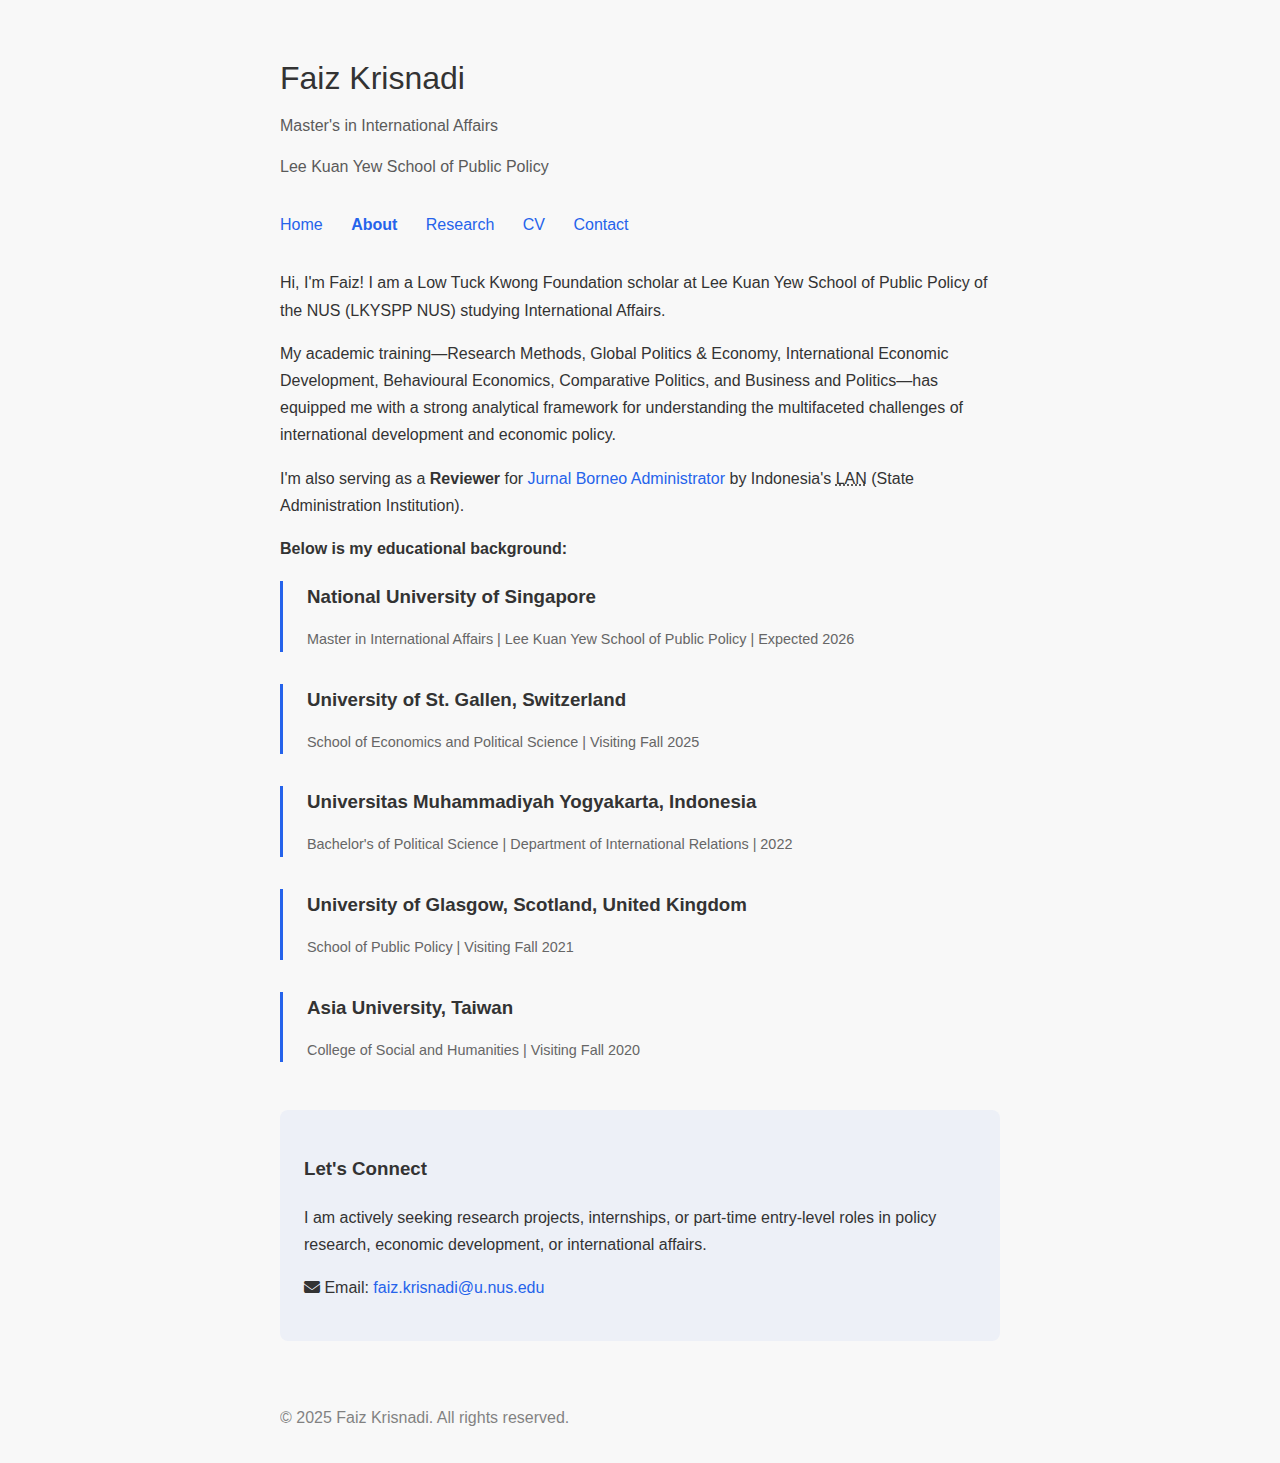
<file: about.html>
<!DOCTYPE html>
<html lang="en">
<head>
    <link rel="stylesheet" href="https://cdnjs.cloudflare.com/ajax/libs/font-awesome/6.4.0/css/all.min.css">
    <meta charset="UTF-8">
    <meta name="viewport" content="width=device-width, initial-scale=1.0">
    <title>About | Faiz Krisnadi</title>
    <style>
        :root {
            --bg: #f8f8f8;
            --text: #333;
            --accent: #2563eb;
        }
        body {
            font-family: 'Inter', sans-serif;
            max-width: 720px;
            margin: 0 auto;
            padding: 2rem;
            line-height: 1.6;
            color: var(--text);
            background: var(--bg);
        }
        a { color: var(--accent); text-decoration: none; }
        h1 { font-weight: 500; margin-bottom: 0; }
        .subtitle { opacity: 0.8; margin-top: 0.5rem; }
        nav { margin: 2rem 0; }
        nav a { margin-right: 1.5rem; }
        section { margin: 3rem 0; }
        footer { margin-top: 4rem; opacity: 0.6; }
        
        /* About page specific */
        .about-content {
            margin-top: 2rem;
            line-height: 1.7;
        }
        .education-item {
            margin-bottom: 2rem;
            padding-left: 1.5rem;
            border-left: 3px solid var(--accent);
        }
        .education-item h3 {
            margin-bottom: 0.3rem;
        }
        .education-meta {
            color: #666;
            font-size: 0.9rem;
            margin-bottom: 0.5rem;
        }
        .contact-cta {
            background: rgba(37, 99, 235, 0.05);
            padding: 1.5rem;
            border-radius: 8px;
            margin-top: 3rem;
        }
    </style>
</head>
<body>
    <header>
        <h1>Faiz Krisnadi</h1>
        <p class="subtitle">Master's in International Affairs</p>
        <p class="subtitle">Lee Kuan Yew School of Public Policy</p>
    </header>
    
    <nav>
        <a href="index.html">Home</a>
        <a href="about.html" style="font-weight:600">About</a>
        <a href="research.html">Research</a>
        <a href="cv.html">CV</a>
        <a href="contact.html">Contact</a>
    </nav>
    
    <main>
        <section class="about-content">
            <p>Hi, I'm Faiz! I am a Low Tuck Kwong Foundation scholar at Lee Kuan Yew School of Public Policy of the NUS (LKYSPP NUS) studying International Affairs.</p>

            <p>My academic training—Research Methods, Global Politics & Economy, International Economic Development, Behavioural Economics, Comparative Politics, and Business and Politics—has equipped me with a strong analytical framework for understanding the multifaceted challenges of international development and economic policy.</p>
            
            <p>
                I'm also serving as a <strong>Reviewer</strong> for 
                <a href="https://www.samarinda.lan.go.id/jba/index.php/jba" 
                   target="_blank" 
                   rel="noopener"
                   class="journal-link">
                   Jurnal Borneo Administrator
                </a> 
                by Indonesia's <abbr title="Lembaga Administrasi Negara">LAN</abbr> (State Administration Institution).
            </p>
            
            <p><b>Below is my educational background:</b></p>

            
              <div class="education-item">
                <h3>National University of Singapore</h3>
                <p class="education-meta">Master in International Affairs | Lee Kuan Yew School of Public Policy | Expected 2026</p>
            </div>
            
            <div class="education-item">
                <h3>University of St. Gallen, Switzerland</h3>
                <p class="education-meta">School of Economics and Political Science | Visiting Fall 2025</p>
            </div>
            
            <div class="education-item">
                <h3>Universitas Muhammadiyah Yogyakarta, Indonesia</h3>
                <p class="education-meta">Bachelor's of Political Science | Department of International Relations | 2022</p>
            </div>

              <div class="education-item">
                <h3>University of Glasgow, Scotland, United Kingdom</h3>
                <p class="education-meta">School of Public Policy | Visiting Fall 2021</p>
            </div>

              <div class="education-item">
                <h3>Asia University, Taiwan</h3>
                <p class="education-meta">College of Social and Humanities | Visiting Fall 2020</p>
            </div>
            
            <div class="contact-cta">
                <h3>Let's Connect</h3>
                <p>I am actively seeking research projects, internships, or part-time entry-level roles in policy research, economic development, or international affairs.</p>
                <p><i class="fas fa-envelope"></i> Email: <a href="mailto:faiz.krisnadi@u.nus.edu">faiz.krisnadi@u.nus.edu</a></p>
            </div>
        </section>
    </main>
    
    <footer>
        © 2025 Faiz Krisnadi. All rights reserved.
    </footer>
</body>
</html>
</file>
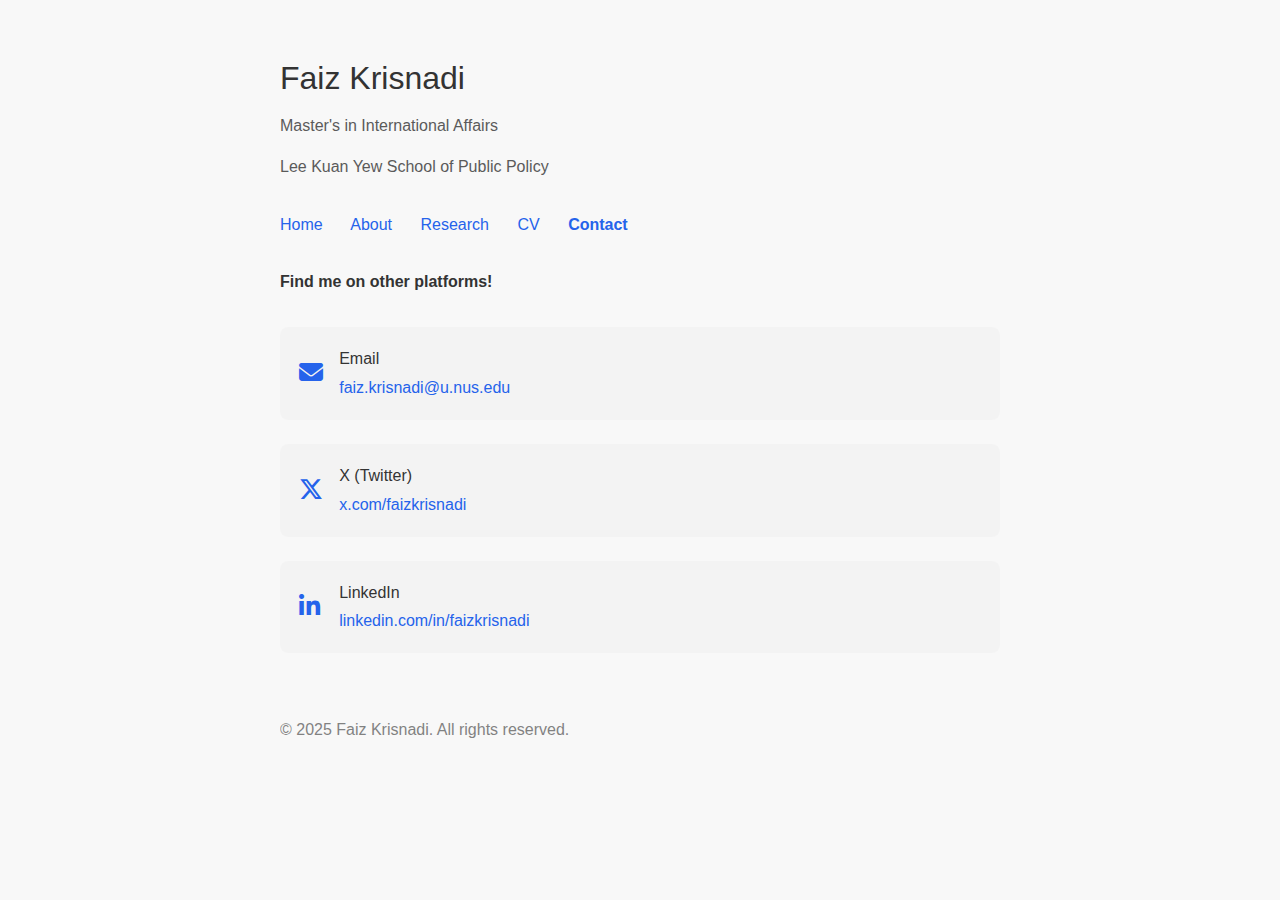
<file: contact.html>
<!DOCTYPE html>
<html lang="en">
<head>
    <link rel="stylesheet" href="https://cdnjs.cloudflare.com/ajax/libs/font-awesome/6.4.0/css/all.min.css">
    <meta charset="UTF-8">
    <meta name="viewport" content="width=device-width, initial-scale=1.0">
    <title>Contact | Faiz Krisnadi</title>
    <style>
        :root {
            --bg: #f8f8f8;
            --text: #333;
            --accent: #2563eb;
        }
        body {
            font-family: 'Inter', sans-serif;
            max-width: 720px;
            margin: 0 auto;
            padding: 2rem;
            line-height: 1.6;
            color: var(--text);
            background: var(--bg);
        }
        a { color: var(--accent); text-decoration: none; }
        h1 { font-weight: 500; margin-bottom: 0; }
        .subtitle { opacity: 0.8; margin-top: 0.5rem; }
        nav { margin: 2rem 0; }
        nav a { margin-right: 1.5rem; }
        footer { margin-top: 4rem; opacity: 0.6; }

        /* Contact-specific styles */
        .contact-container {
            margin-top: 2rem;
        }
        .contact-method {
            display: flex;
            align-items: center;
            margin-bottom: 1.5rem;
            padding: 1.2rem;
            border-radius: 8px;
            transition: all 0.2s ease;
            background: rgba(0,0,0,0.02);
        }
        .contact-method:hover {
            background: rgba(37, 99, 235, 0.05);
            transform: translateY(-2px);
        }
        .contact-icon {
            font-size: 1.5rem;
            width: 40px;
            color: var(--accent);
        }
        .contact-details {
            flex: 1;
        }
        .contact-label {
            font-weight: 500;
            margin-bottom: 0.2rem;
        }
        .contact-value {
            color: #555;
        }
    </style>
</head>
<body>
    <header>
        <h1>Faiz Krisnadi</h1>
        <p class="subtitle">Master's in International Affairs</p>
        <p class="subtitle">Lee Kuan Yew School of Public Policy</p>
    </header>
    
    <nav>
        <a href="index.html">Home</a>
        <a href="about.html">About</a>
        <a href="research.html">Research</a>
        <a href="cv.html">CV</a>
        <a href="contact.html" style="font-weight:600">Contact</a>
    </nav>

    <p><b>Find me on other platforms!</b></p>
    
    <main class="contact-container">
        <div class="contact-method">
            <div class="contact-icon">
                <i class="fas fa-envelope"></i>
            </div>
            <div class="contact-details">
                <div class="contact-label">Email</div>
                <div class="contact-value">
                    <a href="mailto:faiz.krisnadi@u.nus.edu">faiz.krisnadi@u.nus.edu</a>
                </div>
            </div>
        </div>
        
        <div class="contact-method">
            <div class="contact-icon">
                <i class="fab fa-x-twitter"></i>
            </div>
            <div class="contact-details">
                <div class="contact-label">X (Twitter)</div>
                <div class="contact-value">
                    <a href="https://x.com/faizkrisnadi" target="_blank">x.com/faizkrisnadi</a>
                </div>
            </div>
        </div>
        
        <div class="contact-method">
            <div class="contact-icon">
                <i class="fab fa-linkedin-in"></i>
            </div>
            <div class="contact-details">
                <div class="contact-label">LinkedIn</div>
                <div class="contact-value">
                    <a href="https://linkedin.com/in/faizkrisnadi" target="_blank">linkedin.com/in/faizkrisnadi</a>
                </div>
            </div>
        </div>
    </main>
    
    <footer>
        © 2025 Faiz Krisnadi. All rights reserved.
    </footer>
</body>
</html>
</file>
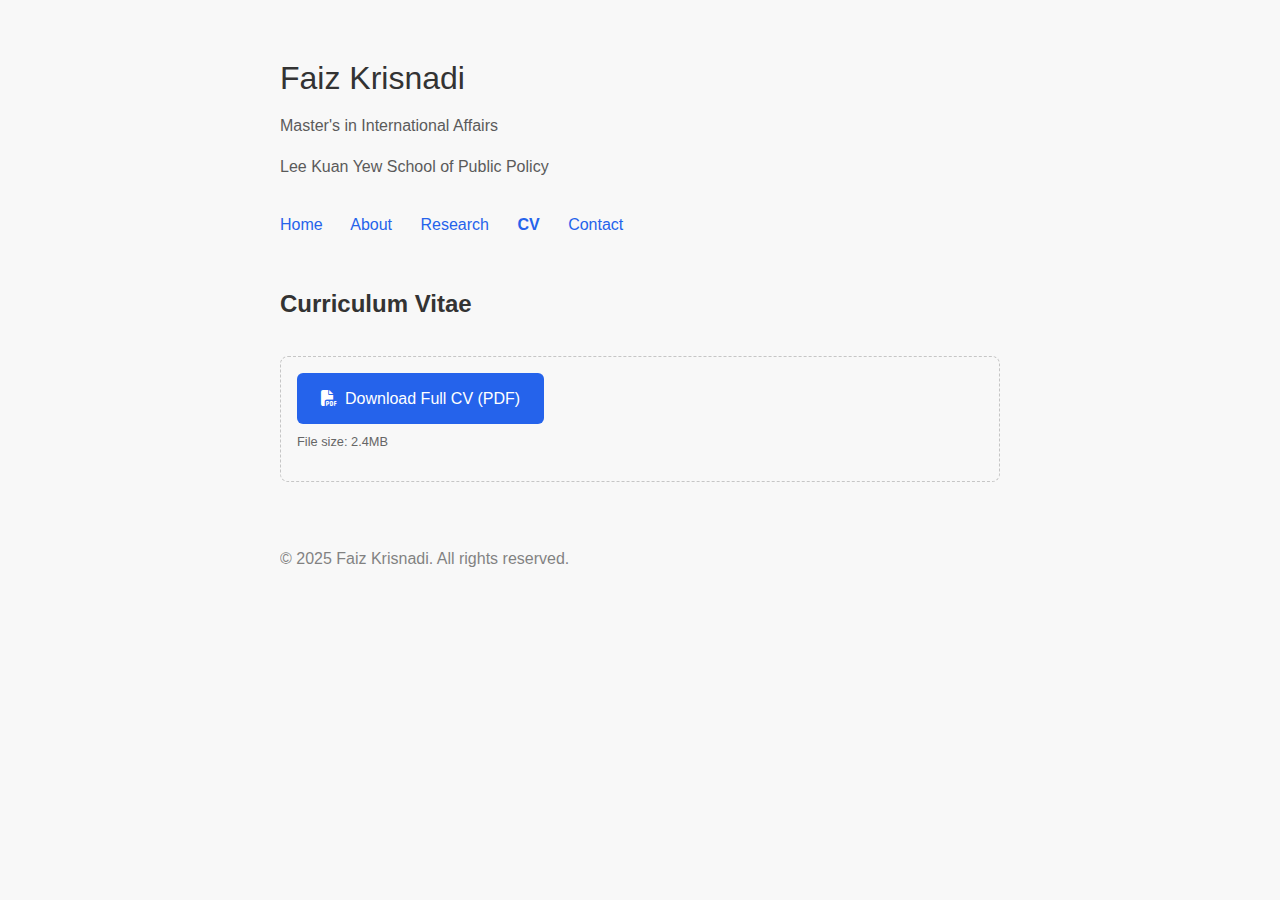
<file: cv.html>
<!DOCTYPE html>
<html lang="en">
<head>
    <link rel="stylesheet" href="https://cdnjs.cloudflare.com/ajax/libs/font-awesome/6.4.0/css/all.min.css">
    <meta charset="UTF-8">
    <meta name="viewport" content="width=device-width, initial-scale=1.0">
    <title>CV | Faiz Krisnadi</title>
    <style>
        :root {
            --bg: #f8f8f8;
            --text: #333;
            --accent: #2563eb;
        }
        body {
            font-family: 'Inter', sans-serif;
            max-width: 720px;
            margin: 0 auto;
            padding: 2rem;
            line-height: 1.6;
            color: var(--text);
            background: var(--bg);
        }
        a { color: var(--accent); text-decoration: none; }
        h1 { font-weight: 500; margin-bottom: 0; }
        .subtitle { opacity: 0.8; margin-top: 0.5rem; }
        nav { margin: 2rem 0; }
        nav a { margin-right: 1.5rem; }
        section { margin: 3rem 0; }
        footer { margin-top: 4rem; opacity: 0.6; }
        .cv-section { margin-bottom: 2.5rem; }
        .cv-item { margin-bottom: 1.5rem; }
        .cv-date { color: #666; font-size: 0.9rem; }
        .cv-download {
            margin: 2rem 0;
            padding: 1rem;
            border: 1px dashed rgba(0,0,0,0.2);
            border-radius: 8px;
        }
        .download-btn {
            display: inline-flex;
            align-items: center;
            gap: 0.5rem;
            padding: 0.8rem 1.5rem;
            background: var(--accent);
            color: white;
            border-radius: 6px;
            transition: all 0.2s ease;
        }
        .download-btn:hover {
            background: #1a56db;
            transform: translateY(-2px);
        }
        .file-size {
            font-size: 0.8rem;
            color: #666;
            margin-top: 0.5rem;
        }
    </style>
</head>
<body>
    <header>
        <h1>Faiz Krisnadi</h1>
        <p class="subtitle">Master's in International Affairs</p>
        <p class="subtitle">Lee Kuan Yew School of Public Policy</p>
    </header>
    
    <nav>
        <a href="index.html">Home</a>
        <a href="about.html">About</a>
        <a href="research.html">Research</a>
        <a href="cv.html" style="font-weight:600">CV</a>
        <a href="contact.html">Contact</a>
    </nav>
    
    <main>
        <section>
            <h2>Curriculum Vitae</h2>
            
            <div class="cv-download">
                <a href="faiz-cv.pdf" class="download-btn" target="_blank">
                    <i class="fas fa-file-pdf"></i> Download Full CV (PDF)
                </a>
                <p class="file-size">File size: 2.4MB</p>
            </div>
        </section>
    </main>
    
    <footer>
        © 2025 Faiz Krisnadi. All rights reserved.
    </footer>
</body>
</html>
</file>
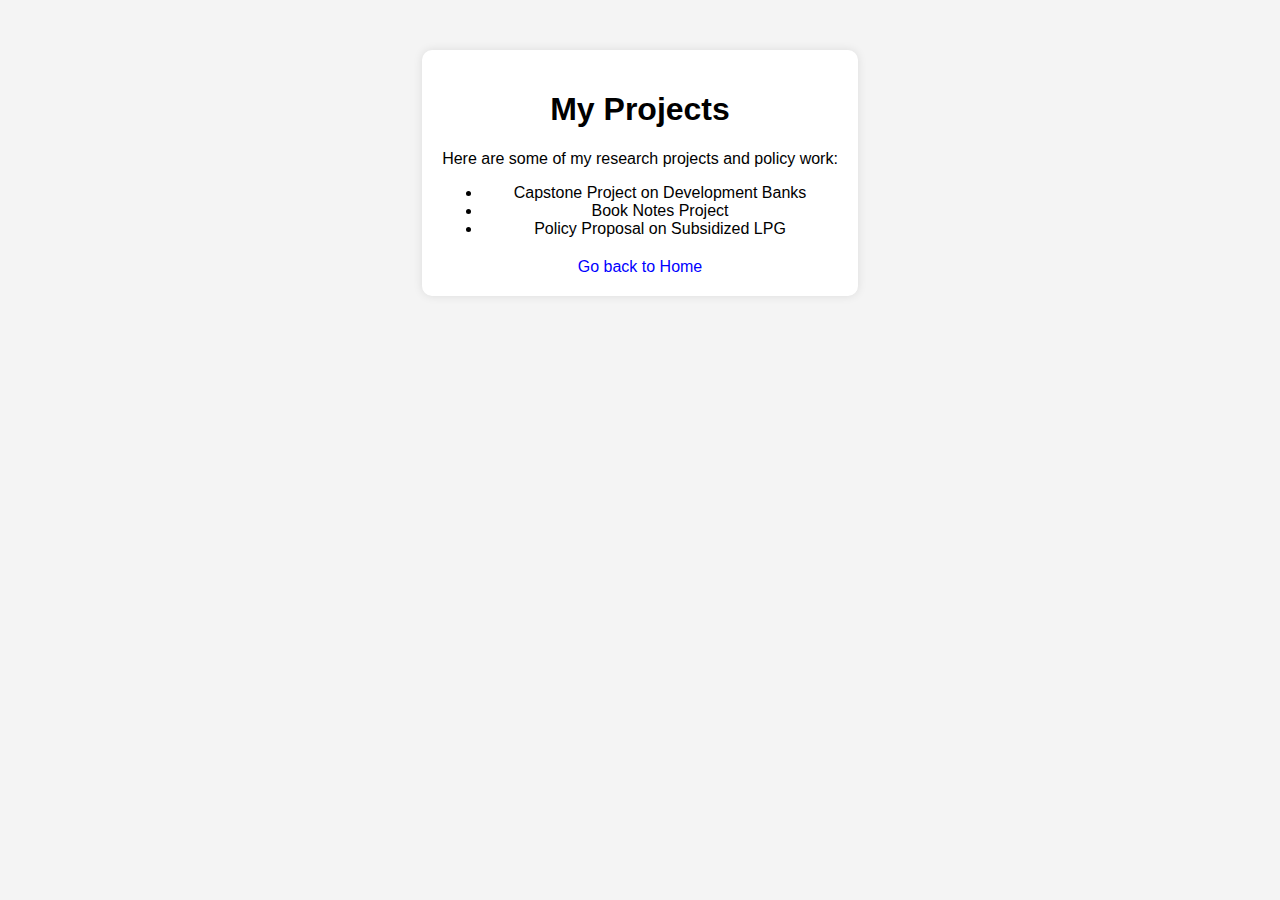
<file: projects.html>
<!DOCTYPE html>
<html lang="en">
<head>
    <meta charset="UTF-8">
    <meta name="viewport" content="width=device-width, initial-scale=1.0">
    <title>Projects</title>
    <style>
        body {
            font-family: Arial, sans-serif;
            text-align: center;
            margin: 50px;
            background-color: #f4f4f4;
        }
        .container {
            background: white;
            padding: 20px;
            border-radius: 10px;
            box-shadow: 0 0 10px rgba(0, 0, 0, 0.1);
            display: inline-block;
        }
        a {
            display: block;
            margin-top: 20px;
            text-decoration: none;
            color: blue;
        }
    </style>
</head>
<body>
    <div class="container">
        <h1>My Projects</h1>
        <p>Here are some of my research projects and policy work:</p>
        <ul>
            <li>Capstone Project on Development Banks</li>
            <li>Book Notes Project</li>
            <li>Policy Proposal on Subsidized LPG</li>
        </ul>
        <a href="index.html">Go back to Home</a>
    </div>
</body>
</html>
</file>
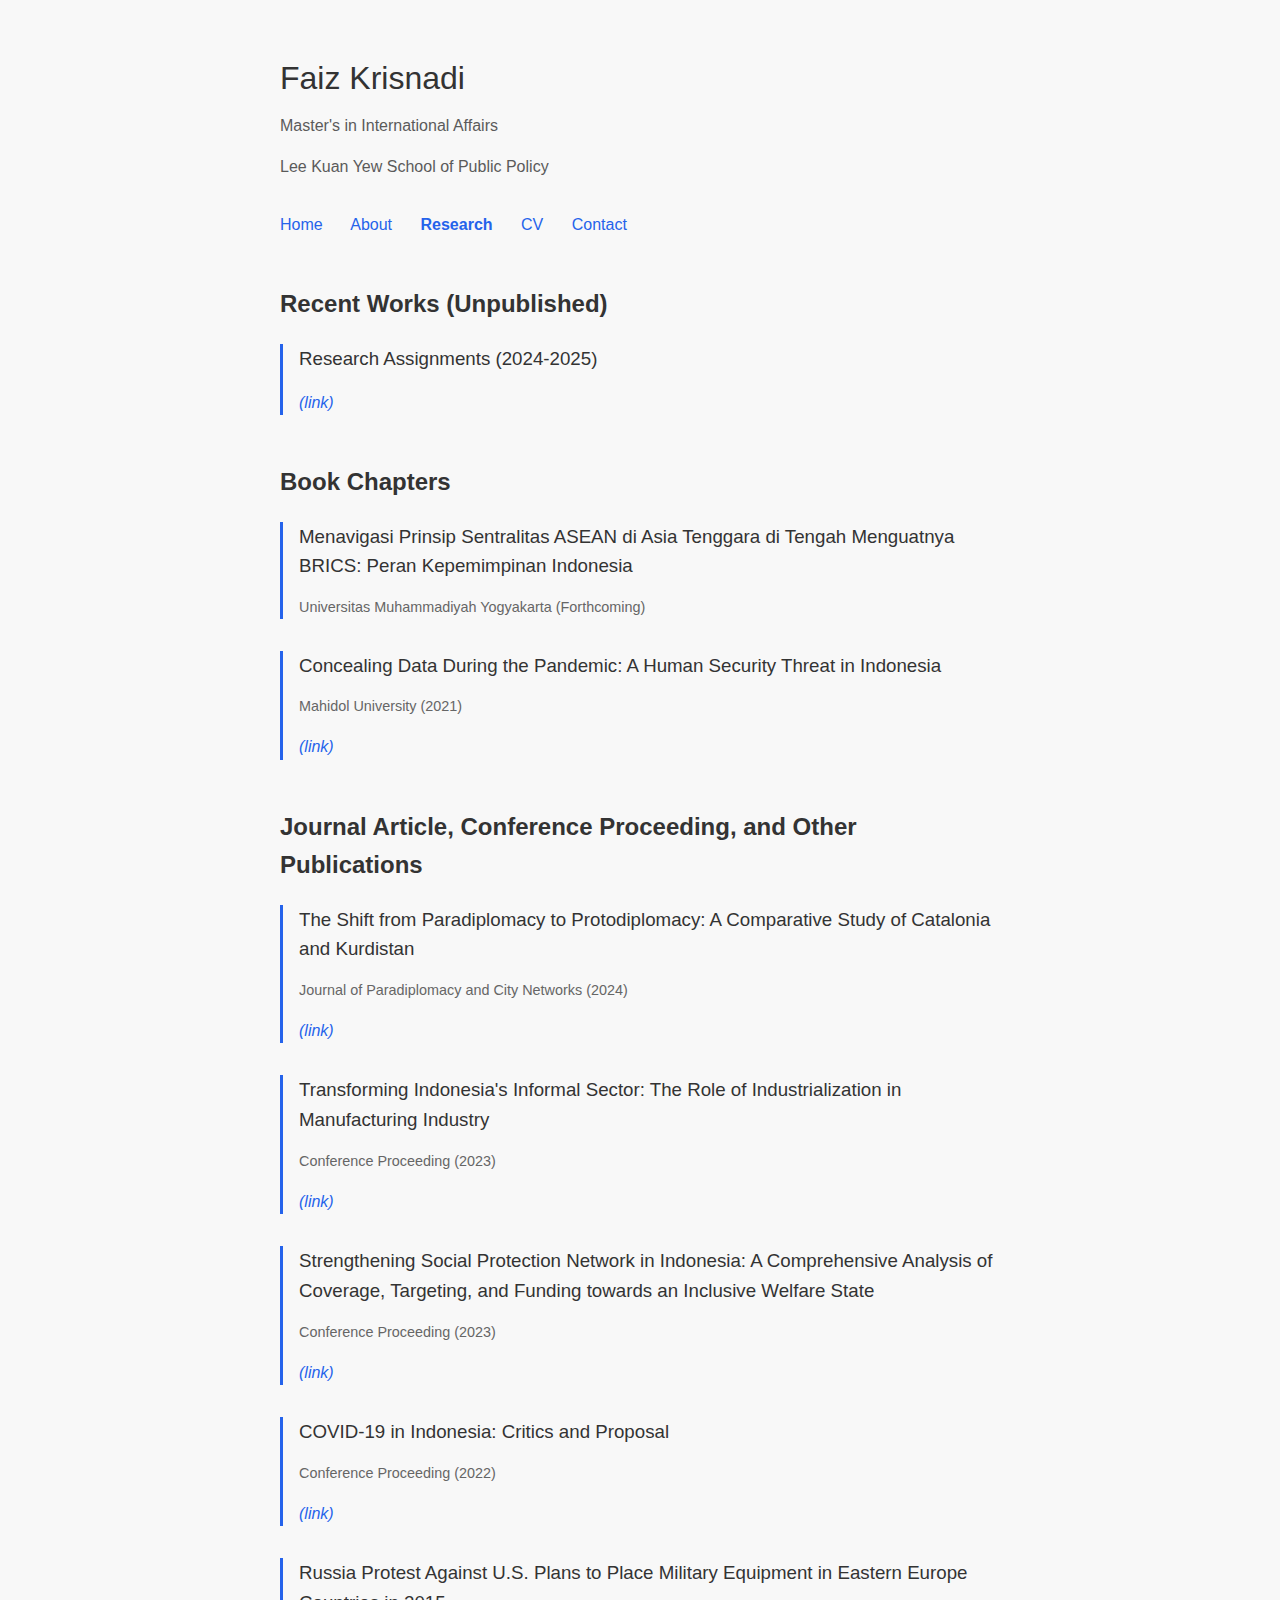
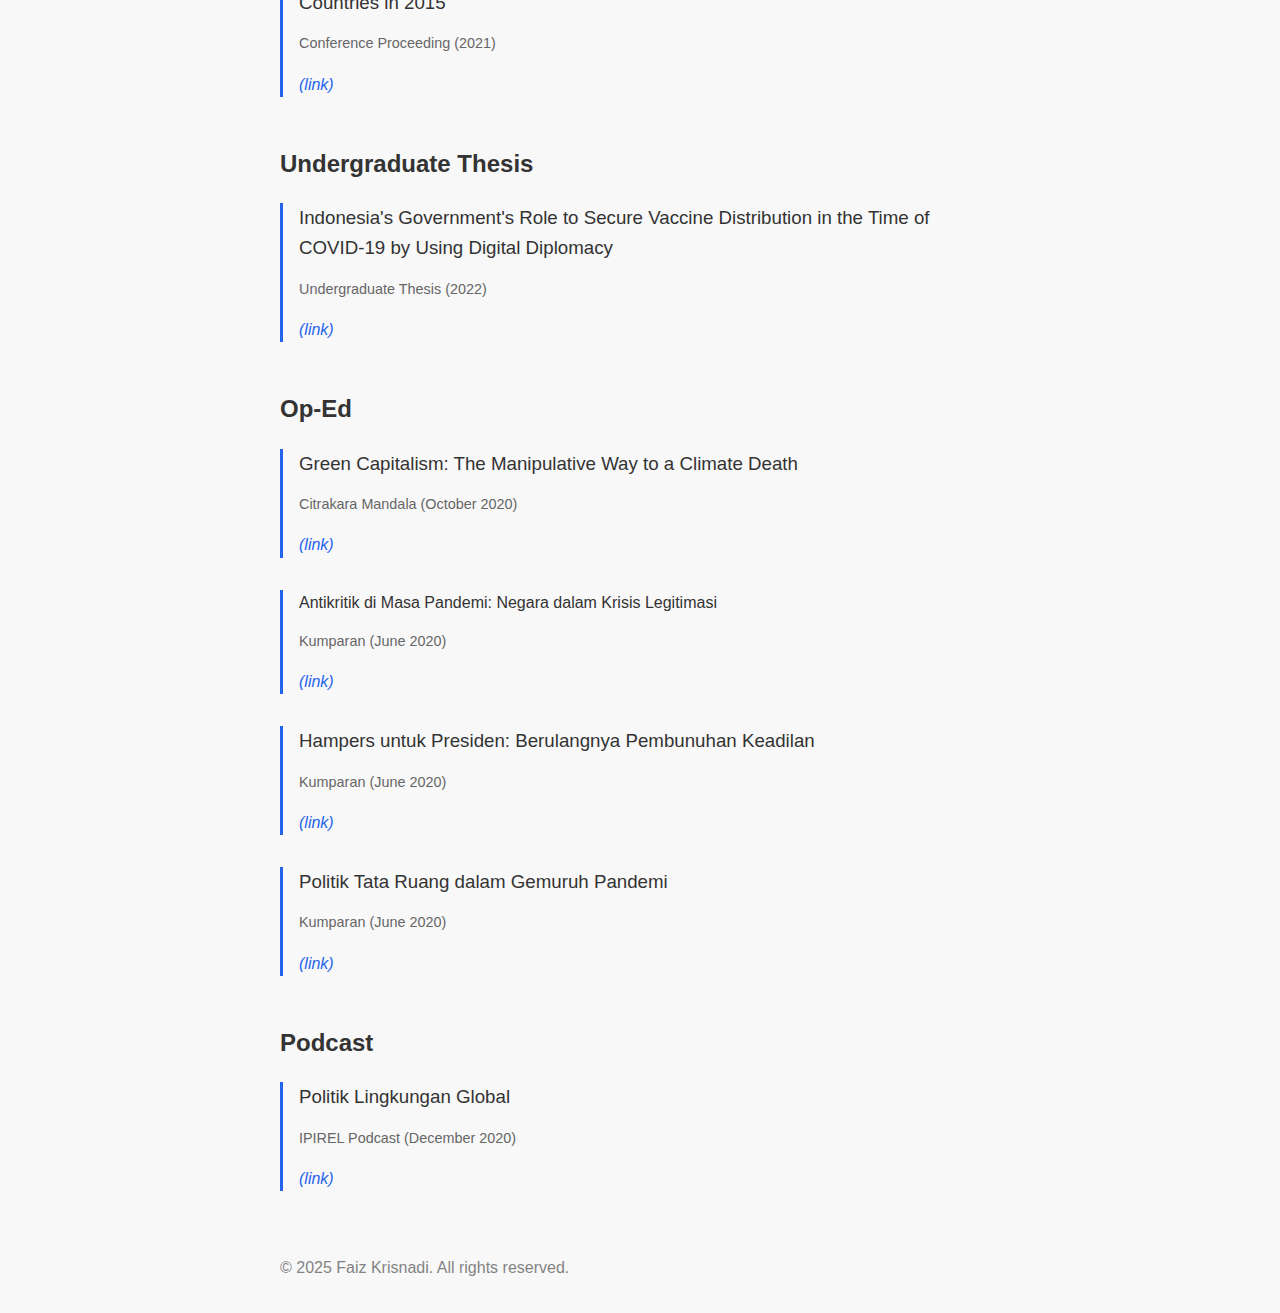
<file: research.html>
<!DOCTYPE html>
<html lang="en">
<head>
    <link rel="stylesheet" href="https://cdnjs.cloudflare.com/ajax/libs/font-awesome/6.4.0/css/all.min.css">
    <meta charset="UTF-8">
    <meta name="viewport" content="width=device-width, initial-scale=1.0">
    <title>Research | Faiz Krisnadi</title>
    <style>
        :root {
            --bg: #f8f8f8;
            --text: #333;
            --accent: #2563eb;
        }
        body {
            font-family: 'Inter', sans-serif;
            max-width: 720px;
            margin: 0 auto;
            padding: 2rem;
            line-height: 1.6;
            color: var(--text);
            background: var(--bg);
        }
        a { 
            color: var(--accent); 
            text-decoration: none;
            transition: opacity 0.2s ease;
        }
        a:hover {
            opacity: 0.7;
        }
        h1 { font-weight: 500; margin-bottom: 0; }
        .subtitle { opacity: 0.8; margin-top: 0.5rem; }
        nav { margin: 2rem 0; }
        nav a { margin-right: 1.5rem; }
        section { margin: 3rem 0; }
        footer { margin-top: 4rem; opacity: 0.6; }
        .research-item { 
            margin-bottom: 2rem;
            border-left: 3px solid var(--accent);
            padding-left: 1rem;
        }
        .research-item h3 { 
            margin-bottom: 0.5rem;
            font-weight: 500;
        }
        .research-meta { 
            color: #666; 
            font-size: 0.9rem;
            margin-bottom: 0.5rem;
        }
        .research-link {
            font-style: italic;
            display: inline-block;
            margin-top: 0.5rem;
        }
    </style>
</head>
<body>
    <header>
        <h1>Faiz Krisnadi</h1>
        <p class="subtitle">Master's in International Affairs</p>
        <p class="subtitle">Lee Kuan Yew School of Public Policy</p>
    </header>
    
    <nav>
        <a href="index.html">Home</a>
        <a href="about.html">About</a>
        <a href="research.html" style="font-weight:600">Research</a>
        <a href="cv.html">CV</a>
        <a href="contact.html">Contact</a>
    </nav>
    
    <main>
        <section>
            <h2>Recent Works (Unpublished)</h2>
            
            <div class="research-item">
                <h3>Research Assignments (2024-2025)</h3>
                <a href="https://drive.google.com/drive/folders/11G8OIMqniB5RR5SmbO0QJHlBS6kcbusB" 
                   class="research-link"
                   target="_blank" 
                   rel="noopener">
                   (link)
                </a>
            </div>
        </section>
        <section>
            <h2>Book Chapters</h2>
            
            <div class="research-item">
                <h3>Menavigasi Prinsip Sentralitas ASEAN di Asia Tenggara di Tengah Menguatnya BRICS: Peran Kepemimpinan Indonesia</h3>
                <p class="research-meta">Universitas Muhammadiyah Yogyakarta (Forthcoming)</p>
            </div>
            
            <div class="research-item">
                <h3>Concealing Data During the Pandemic: A Human Security Threat in Indonesia</h3>
                <p class="research-meta">Mahidol University (2021)</p>
                <a href="https://shapesea.com/wp-content/uploads/2021/02/SHAPE-SEA-Covid-19-Book-web.pdf" 
                   class="research-link"
                   target="_blank" 
                   rel="noopener">
                   (link)
                </a>
            </div>
        </section>

        <section>
            <h2>Journal Article, Conference Proceeding, and Other Publications</h2>
            
            <div class="research-item">
                <h3>The Shift from Paradiplomacy to Protodiplomacy: A Comparative Study of Catalonia and Kurdistan</h3>
                <p class="research-meta">Journal of Paradiplomacy and City Networks (2024)</p>
                <a href="https://jumahi.umy.ac.id/index.php/jumahi/article/view/38" 
                   class="research-link"
                   target="_blank" 
                   rel="noopener">
                   (link)
                </a>
            </div>
            
            <div class="research-item">
                <h3>Transforming Indonesia's Informal Sector: The Role of Industrialization in Manufacturing Industry</h3>
                <p class="research-meta">Conference Proceeding (2023)</p>
                <a href="https://prosiding.umy.ac.id/grace/index.php/pgrace/article/view/530" 
                   class="research-link"
                   target="_blank" 
                   rel="noopener">
                   (link)
                </a>
            </div>

            <div class="research-item">
                <h3>Strengthening Social Protection Network in Indonesia: A Comprehensive Analysis of Coverage, Targeting, and Funding towards an Inclusive Welfare State</h3>
                <p class="research-meta">Conference Proceeding (2023)</p>
                <a href="https://prosiding.umy.ac.id/grace/index.php/pgrace/article/view/529" 
                   class="research-link"
                   target="_blank" 
                   rel="noopener">
                   (link)
                </a>
            </div>

            <div class="research-item">
                <h3>COVID-19 in Indonesia: Critics and Proposal</h3>
                <p class="research-meta">Conference Proceeding (2022)</p>
                <a href="https://prosiding.umy.ac.id/grace/index.php/pgrace/article/view/503" 
                   class="research-link"
                   target="_blank" 
                   rel="noopener">
                   (link)
                </a>
            </div>

            <div class="research-item">
                <h3>Russia Protest Against U.S. Plans to Place Military Equipment in Eastern Europe Countries in 2015</h3>
                <p class="research-meta">Conference Proceeding (2021)</p>
                <a href="https://prosiding.umy.ac.id/grace/index.php/pgrace/article/view/351" 
                   class="research-link"
                   target="_blank" 
                   rel="noopener">
                   (link)
                </a>
            </div>
        </section>
            
        <section>
            <h2>Undergraduate Thesis</h2>
            
            <div class="research-item">
                <h3>Indonesia's Government's Role to Secure Vaccine Distribution in the Time of COVID-19 by Using Digital Diplomacy</h3>
                <p class="research-meta">Undergraduate Thesis (2022)</p>
                <a href="https://drive.google.com/file/d/1zYUYVh5CufuM1Q8Ef0bJ9aTem5uOdc51/view?usp=drivesdk" 
                   class="research-link"
                   target="_blank" 
                   rel="noopener">
                   (link)
                </a>
            </div>
        </section>

        <section>
            <h2>Op-Ed</h2>
            
            <div class="research-item">
                <h3>Green Capitalism: The Manipulative Way to a Climate Death</h3>
                <p class="research-meta">Citrakara Mandala (October 2020)</p>
                <a href="https://link.medium.com/agfcQ4L6oub" 
                   class="research-link"
                   target="_blank" 
                   rel="noopener">
                   (link)
                </a>
            </div>
            
            <div class="research-item">Antikritik di Masa Pandemi: Negara dalam Krisis Legitimasi</h3>
                <p class="research-meta">Kumparan (June 2020)</p>
                <a href="https://kumparan.com/muhammad-faiz-krisnadi/antikritik-di-masa-pandemi-negara-dalam-krisis-legitimasi-1tcSP3Lq67k?__twitter_impression=true&shareID=dsaYY8XriM4R&utm_campaign=share&utm_source=kumApp" 
                   class="research-link"
                   target="_blank" 
                   rel="noopener">
                   (link)
                </a>
            </div>

            <div class="research-item">
                <h3>Hampers untuk Presiden: Berulangnya Pembunuhan Keadilan</h3>
                <p class="research-meta">Kumparan (June 2020)</p>
                <a href="https://kumparan.com/muhammad-faiz-krisnadi/hampers-untuk-presiden-berulangnya-pembunuhan-keadilan-1tbatVL8ZS9" 
                   class="research-link"
                   target="_blank" 
                   rel="noopener">
                   (link)
                </a>
            </div>

            <div class="research-item">
                <h3>Politik Tata Ruang dalam Gemuruh Pandemi</h3>
                <p class="research-meta">Kumparan (June 2020)</p>
                <a href="https://kumparan.com/muhammad-faiz-krisnadi/politik-tata-ruang-dalam-gemuruh-pandemi-1tatGhJ5cfo" 
                   class="research-link"
                   target="_blank" 
                   rel="noopener">
                   (link)
                </a>
            </div>
            
        </section>

        <section>
            <h2>Podcast</h2>
            
            <div class="research-item">
                <h3>Politik Lingkungan Global</h3>
                <p class="research-meta">IPIREL Podcast (December 2020)</p>
                <a href="https://open.spotify.com/episode/15Mkh9CSE47UiLAcoauvKp?si=gHvdkAETQUmU9YADt8pEhg&nd=1&dlsi=829834af9f8c4e86" 
                   class="research-link"
                   target="_blank" 
                   rel="noopener">
                   (link)
                </a>
            </div>
        </section>
    </main>
    
    <footer>
        © 2025 Faiz Krisnadi. All rights reserved.
    </footer>
</body>
</html>
</file>
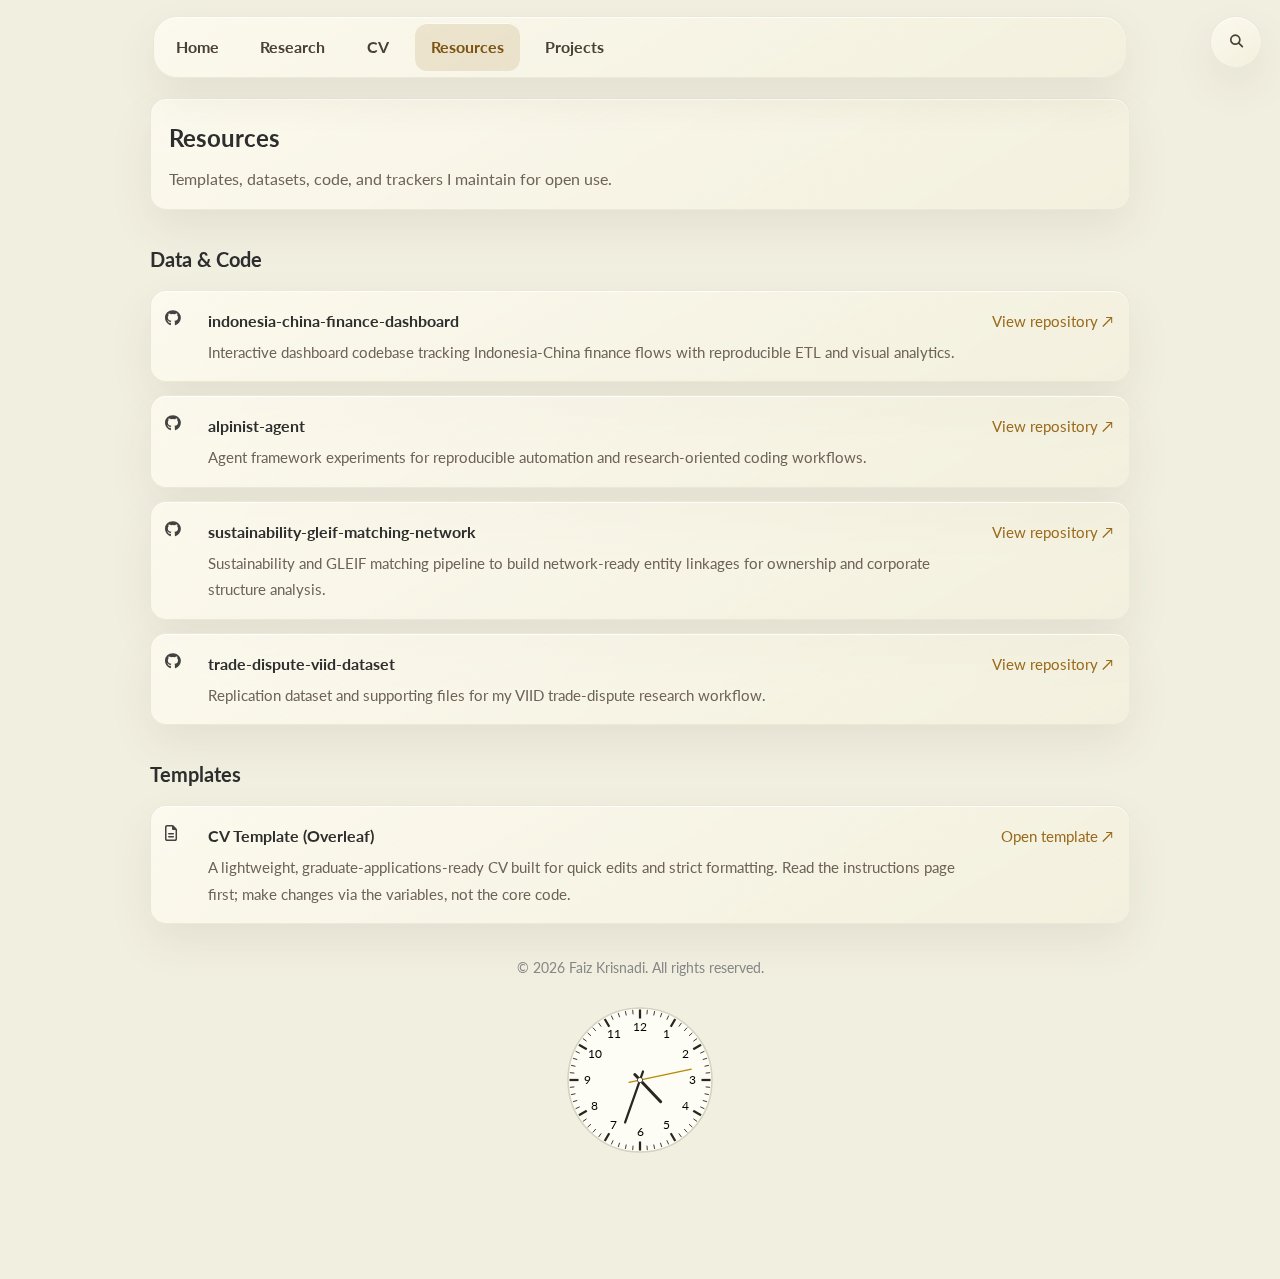
<file: resources.html>
<!DOCTYPE html>
<html lang="en">
<head>
  <meta charset="UTF-8"/>
  <meta name="viewport" content="width=device-width, initial-scale=1, viewport-fit=cover"/>
  <title>Resources | Faiz Krisnadi</title>
  <link rel="icon" href="favicon.svg" type="image/svg+xml" />

  <link rel="stylesheet" href="https://cdnjs.cloudflare.com/ajax/libs/font-awesome/6.4.0/css/all.min.css">
  <!-- Lato -->
  <link rel="preconnect" href="https://fonts.googleapis.com">
  <link rel="preconnect" href="https://fonts.gstatic.com" crossorigin>
  <link href="https://fonts.googleapis.com/css2?family=Lato:wght@300;400;700;900&amp;display=swap" rel="stylesheet">

  <style>
    :root{
      --bg:#F1EFE0; --text:#333; --accent:#996B1D; --border:#e5e7eb; --muted:#6b7280;

      --avatar: 190px;
      --avatar-mobile: 160px;
      --avatar-focus-y: 40%;
    }
    *{box-sizing:border-box}
    html,body{min-height:100%}
    body{
      font-family:'Lato',system-ui,-apple-system,Segoe UI,Roboto,Helvetica,Arial,sans-serif;
      color:var(--text); background:var(--bg);
      -webkit-font-smoothing:antialiased; -moz-osx-font-smoothing:grayscale;
      margin:0; padding:calc(16px + env(safe-area-inset-top)) calc(20px + env(safe-area-inset-left)) calc(28px + env(safe-area-inset-bottom)) calc(20px + env(safe-area-inset-right));
      line-height:1.75;
    }
    a{color:var(--accent); text-decoration:none; transition:opacity .2s}
    a:hover{opacity:.8}

    /* Header */
    .hero-wrap{
      max-width:980px; margin:0 auto;
      display:grid; grid-template-columns: calc(var(--avatar) + 30px) 1fr;
      gap:1.6rem; align-items:center;
    }
    .photo{
      width:var(--avatar); aspect-ratio:1/1; height:auto; border-radius:50%;
      object-fit:cover; object-position:50% var(--avatar-focus-y);
      border:2px solid #fff; box-shadow:0 0 0 3px #e6e9ef; display:block;
    }
    .name{margin:0 0 .3rem; font-size:2.8rem; font-weight:900; letter-spacing:-.01em; line-height:1.2}
    .subtitle{margin:.15rem 0; color:#777; font-weight:400}

    /* Tabs */
    .tabs-outer{max-width:980px; margin:1.1rem auto 1.6rem; padding:0 .2rem;}
    .tabs{background:#fff; border:1px solid var(--border); border-radius:16px; box-shadow:0 1px 0 rgba(0,0,0,.02); overflow:hidden;}
    .tabs ul{list-style:none; margin:0; padding:.35rem; display:flex; gap:.6rem; align-items:center;}
    .tabs a{display:inline-block; padding:.65rem 1rem; border-radius:10px; color:#1f2937; font-weight:900; white-space:nowrap;}
    .tabs a.active{background:rgba(153, 107, 29, .1); color:var(--accent);}
    @media (max-width:560px){
      .tabs ul{display:grid; grid-template-columns:repeat(5,1fr); gap:.35rem; padding:.35rem;}
      .tabs a{text-align:center; padding:.85rem .2rem;}
    }

    .container{max-width:980px; margin:0 auto;}

    /* Intro card (lightweight hero) */
    .intro-card{
      background:#fff; border:1px solid var(--border); border-radius:12px;
      padding:1rem 1.1rem; margin:.5rem 0 1.25rem;
    }
    .intro-card h2{margin:.1rem 0 .4rem; font-size:1.5rem; font-weight:900}
    .intro-card p{margin:0; color:#4b5563}

    h3.section{margin:2rem 0 .8rem; font-size:1.25rem; font-weight:900}

    /* List items */
    .list{list-style:none; padding:0; margin:.5rem 0 0}
    .item{
      background:#fff; border:1px solid var(--border); border-radius:10px;
      padding:1rem 1rem 1rem .9rem; display:grid; grid-template-columns:28px 1fr auto;
      gap:.9rem; align-items:start; margin-bottom:.8rem;
    }
    .item i{margin-top:.2rem; opacity:.9}
    .item-title{margin:0; font-weight:700}
    .item-desc{margin:.25rem 0 0; color:#666; font-size:.95rem}
    .item-cta a{font-size:.95rem; white-space:nowrap}

    .badge{
      display:inline-block; font-size:.78rem; line-height:1; padding:.35rem .55rem; border-radius:999px;
      background:rgba(153, 107, 29, .08); border:1px solid var(--border); color:var(--accent);
      margin-left:.4rem; vertical-align:middle;
    }

    @media (max-width:720px){
      .item{
        grid-template-columns:24px 1fr;
        gap:.75rem;
        padding:.95rem .9rem;
      }
      .item-cta{
        grid-column:2;
        margin-top:.35rem;
      }
      .item-cta a{
        white-space:normal;
        display:inline-flex;
      }
    }

    /* Floating search */
    .search-fab{
      position:fixed; top:18px; right:18px; width:52px; height:52px; border-radius:50%;
      background:#fff; border:1px solid var(--border); box-shadow:0 6px 18px rgba(0,0,0,.06);
      color:#374151; cursor:pointer; display:grid; place-items:center; z-index:50;
    }
    .search-fab:hover{background:rgba(153, 107, 29, .05); color:var(--accent)}

    /* Search overlay */
    .search-overlay{ position:fixed; inset:0; background:rgba(0,0,0,.45); backdrop-filter:blur(2px); display:none; z-index:60; }
    .search-panel{ max-width:900px; margin:8vh auto 0; background:#fff; border:1px solid var(--border); border-radius:12px; padding:1rem 1rem 1.1rem; box-shadow:0 30px 60px rgba(0,0,0,.15);}
    .search-bar{ display:flex; align-items:center; gap:.6rem; padding:.35rem .6rem; border:1px solid var(--border); border-radius:12px;}
    .search-bar input{ flex:1; border:none; font-size:1.05rem; padding:.8rem .2rem; outline:none; background:#fff;}
    .hint{color:var(--muted); font-size:.9rem; margin:.65rem .15rem 0}
    .results{margin:.35rem 0 0; max-height:52vh; overflow:auto}
    .result{ padding:.8rem .65rem; border-radius:8px; display:block; color:#111827;}
    .result:hover{background:#f2f5ff}
    .result small{display:block; color:#6b7280; margin-top:.15rem}
    .nores{color:#6b7280; padding:1rem .25rem}
    mark{background:rgba(153, 107, 29, .18); border-radius:3px; padding:0 .15rem}

    footer{max-width:980px; margin:2rem auto 0; color:#888; font-size:14px; text-align:center}

    .sr-only {
      position: absolute;
      width: 1px;
      height: 1px;
      padding: 0;
      margin: -1px;
      overflow: hidden;
      clip: rect(0, 0, 0, 0);
      white-space: nowrap;
      border: 0;
    }

    /* Bottom-center analog clock (static, extra space below) */
    #footer-clock{
      margin:1.5rem auto 6rem;  /* 1.5rem above, 6rem below */
      display:flex;
      justify-content:center;
    }
    #footer-clock svg{
      width:150px;
      height:150px;
      display:block;
    }

    /* Responsive header grid */
    @media (max-width:900px){
      .hero-wrap{grid-template-columns: calc(var(--avatar-mobile) + 30px) 1fr}
      .photo{width:var(--avatar-mobile)}
      .name{font-size:2.35rem}
    }
    @media (max-width:680px){
      .hero-wrap{grid-template-columns:1fr}
      .photo{margin-inline:auto}
      .name{text-align:left; margin-top:.6rem}
    }
    /* --- Mobile segmented tabs: spacing + centering fix --- */
    @media (max-width: 560px){
      .tabs { border-radius: 22px; }
      .tabs ul{
        display: grid;
        grid-template-columns: repeat(5, 1fr);
        gap: 6px;
        padding: 6px;
      }
      .tabs a{
        display: flex;
        align-items: center;
        justify-content: center;
        height: 46px;
        padding: 0;
        min-width: 0;
        white-space: nowrap;
        overflow: hidden;
        text-overflow: ellipsis;
        font-size: clamp(14px, 3.8vw, 17px);
        font-weight: 900;
        letter-spacing: -0.01em;
        -webkit-tap-highlight-color: transparent;
      }
    }

    /* ===== Preview override: clean glass + top sticky tabs ===== */
    :root{
      --bg:#F1EFE0;
      --text:#2E2E2E;
      --accent:#996B1D;
      --accent-strong:#7A5412;
      --accent-soft:rgba(153, 107, 29, 0.14);
      --border:#E5E3D1;
      --line:rgba(229, 227, 209, 0.72);
      --muted:#6E6358;
      --glass-fill:linear-gradient(150deg, rgba(255, 253, 245, 0.72), rgba(245, 242, 230, 0.34));
      --glass-shadow:0 18px 44px rgba(80, 68, 40, 0.08), inset 0 1px 0 rgba(255, 255, 255, 0.80);
    }
    body{
      background:var(--bg);
      color:var(--text);
      font-weight:400;
      overflow-x:hidden;
    }
    a{transition:color .2s ease, opacity .2s ease}
    a:hover{color:var(--accent-strong); opacity:.95}

    .tabs-outer{
      margin:0 auto 1.25rem;
      position:sticky;
      top:calc(8px + env(safe-area-inset-top));
      z-index:45;
      transition:transform .25s ease;
    }
    .tabs-outer.scrolled{transform:translateY(10px)}
    .tabs{
      border-radius:24px;
      background:var(--glass-fill);
      border:1px solid var(--line);
      box-shadow:var(--glass-shadow);
      backdrop-filter:blur(19px) saturate(145%);
      -webkit-backdrop-filter:blur(19px) saturate(145%);
    }
    .tabs a{
      border-radius:12px;
      color:#4A4035;
      font-weight:700;
      transition:background .2s ease, color .2s ease, transform .2s ease;
    }
    .tabs a:hover{
      background:rgba(229, 227, 209, 0.50);
      color:#2A2520;
      transform:translateY(-1px);
    }
    .tabs a.active{
      background:var(--accent-soft);
      color:var(--accent-strong);
      box-shadow:inset 0 1px 0 rgba(255,255,255,0.82);
    }

    .search-fab{
      top:calc(16px + env(safe-area-inset-top));
      background:var(--glass-fill);
      border:1px solid var(--line);
      box-shadow:var(--glass-shadow);
      backdrop-filter:blur(19px) saturate(145%);
      -webkit-backdrop-filter:blur(19px) saturate(145%);
      color:#4A4035;
      transition:transform .2s ease, box-shadow .2s ease, color .2s ease;
    }
    .search-fab:hover{
      transform:translateY(-2px);
      color:var(--accent-strong);
      box-shadow:0 16px 30px rgba(80, 68, 40, 0.14);
    }
    .search-overlay{
      background:rgba(40, 35, 25, 0.20);
      backdrop-filter:blur(5px);
      -webkit-backdrop-filter:blur(5px);
      padding:4vh 14px;
    }
    .search-panel{
      margin:3vh auto 0;
      border-radius:22px;
      padding:.95rem;
      background:var(--glass-fill);
      border:1px solid var(--line);
      box-shadow:var(--glass-shadow);
      backdrop-filter:blur(19px) saturate(145%);
      -webkit-backdrop-filter:blur(19px) saturate(145%);
    }
    .search-bar{
      border:1px solid rgba(255,255,255,0.78);
      border-radius:14px;
      background:rgba(255,255,255,0.46);
    }
    .search-bar input{
      background:transparent;
      color:#2E2E2E;
      font-family:"Lato",system-ui,-apple-system,"Segoe UI",Roboto,Helvetica,Arial,sans-serif;
      font-weight:400;
    }
    .hint,.result small,.nores,.item-desc,footer{font-weight:400}
    .result{border-radius:10px; color:#1d2736}
    .result:hover{background:rgba(153, 107, 29, 0.09)}
    mark{background:rgba(181, 137, 0, 0.18); border-radius:4px}
    h3.section,.intro-card h2,.item-title{font-weight:700}

    .intro-card,.item{
      background:var(--glass-fill);
      border:1px solid var(--line);
      border-radius:16px;
      box-shadow:var(--glass-shadow);
      backdrop-filter:blur(19px) saturate(145%);
      -webkit-backdrop-filter:blur(19px) saturate(145%);
    }
    .intro-card p,.item-desc{color:var(--muted)}
    .badge{
      background:rgba(153, 107, 29, 0.09);
      color:var(--accent-strong);
      border:1px solid rgba(153, 107, 29, 0.24);
    }

    @media (max-width:560px){
      .tabs-outer.scrolled{transform:translateY(6px)}
      .tabs a{font-weight:700}
      .search-fab{
        top:calc(74px + env(safe-area-inset-top));
        right:14px;
      }
    }

    @supports not ((backdrop-filter: blur(1px))) {
      .tabs,.intro-card,.item,.search-fab,.search-panel{
        background:rgba(245, 242, 230, 0.96);
      }
    }
  </style>
</head>
<body>

  <!-- Search -->
  <button class="search-fab" id="openSearch" title="Search (⌘/Ctrl + K)" aria-label="Open search">
    <i class="fa-solid fa-magnifying-glass"></i>
  </button>

  <!-- Tabs -->
  <div class="tabs-outer">
    <nav class="tabs" aria-label="Primary">
      <ul>
        <li><a href="index.html">Home</a></li>
        <li><a href="research.html">Research</a></li>
        <li><a href="cv.html">CV</a></li>
        <li><a class="active" href="resources.html">Resources</a></li>
        <li><a href="projects.html">Projects</a></li>
      </ul>
    </nav>
  </div>

  <main class="container">
    <section class="intro-card">
      <h2>Resources</h2>
      <p>Templates, datasets, code, and trackers I maintain for open use.</p>
    </section>

    <!-- Data & Code -->
    <section aria-labelledby="data-code">
      <h3 class="section" id="data-code">Data &amp; Code</h3>
      <ul class="list">
        <li class="item">
          <i class="fa-brands fa-github" aria-hidden="true"></i>
          <div>
            <p class="item-title">indonesia-china-finance-dashboard</p>
            <p class="item-desc">Interactive dashboard codebase tracking Indonesia-China finance flows with reproducible ETL and visual analytics.</p>
          </div>
          <div class="item-cta">
            <a href="https://github.com/faizkrisnadi/indonesia-china-finance-dashboard" target="_blank" rel="noopener">View repository ↗</a>
          </div>
        </li>
        <li class="item">
          <i class="fa-brands fa-github" aria-hidden="true"></i>
          <div>
            <p class="item-title">alpinist-agent</p>
            <p class="item-desc">Agent framework experiments for reproducible automation and research-oriented coding workflows.</p>
          </div>
          <div class="item-cta">
            <a href="https://github.com/faizkrisnadi/alpinist-agent" target="_blank" rel="noopener">View repository ↗</a>
          </div>
        </li>
        <li class="item">
          <i class="fa-brands fa-github" aria-hidden="true"></i>
          <div>
            <p class="item-title">sustainability-gleif-matching-network</p>
            <p class="item-desc">Sustainability and GLEIF matching pipeline to build network-ready entity linkages for ownership and corporate structure analysis.</p>
          </div>
          <div class="item-cta">
            <a href="https://github.com/faizkrisnadi/sustainability-gleif-matching-network" target="_blank" rel="noopener">View repository ↗</a>
          </div>
        </li>
        <li class="item">
          <i class="fa-brands fa-github" aria-hidden="true"></i>
          <div>
            <p class="item-title">trade-dispute-viid-dataset</p>
            <p class="item-desc">Replication dataset and supporting files for my VIID trade-dispute research workflow.</p>
          </div>
          <div class="item-cta">
            <a href="https://github.com/faizkrisnadi/trade-dispute-viid-dataset" target="_blank" rel="noopener">View repository ↗</a>
          </div>
        </li>
      </ul>
    </section>

    <!-- Templates -->
    <section aria-labelledby="templates">
      <h3 class="section" id="templates">Templates</h3>
      <ul class="list">
        <li class="item">
          <i class="fa-regular fa-file-lines" aria-hidden="true"></i>
          <div>
            <p class="item-title">CV Template (Overleaf)</p>
            <p class="item-desc">
              A lightweight, graduate-applications-ready CV built for quick edits and strict formatting.
              Read the instructions page first; make changes via the variables, not the core code.
            </p>
          </div>
          <div class="item-cta">
            <a href="https://www.overleaf.com/read/fjztbpcfpmrm#84d605" target="_blank" rel="noopener">Open template ↗</a>
          </div>
        </li>
      </ul>
    </section>

  </main>

  <footer><p>© 2026 Faiz Krisnadi. All rights reserved.</p></footer>

  <!-- Static bottom-center analog clock -->
  <div id="footer-clock" aria-hidden="true">
    <svg viewBox="0 0 200 200">
      <!-- clock face -->
      <circle cx="100" cy="100" r="96" fill="#FDFCF5" stroke="#D5D1C0" stroke-width="2" />

      <!-- tick marks and numbers populated by JS -->
      <g id="clock-ticks"></g>
      <g id="clock-numbers"></g>

      <!-- hands -->
      <line id="clock-hour-hand"
            x1="100" y1="110" x2="100" y2="60"
            stroke="#2A2520" stroke-width="4"
            stroke-linecap="round" />

      <line id="clock-minute-hand"
            x1="100" y1="112" x2="100" y2="40"
            stroke="#2A2520" stroke-width="3"
            stroke-linecap="round" />

      <line id="clock-second-hand"
            x1="100" y1="115" x2="100" y2="30"
            stroke="#B58900" stroke-width="1.5"
            stroke-linecap="round" />

      <!-- center cap -->
      <circle cx="100" cy="100" r="3.5" fill="#FDFCF5" stroke="#2A2520" stroke-width="1" />
    </svg>
  </div>

  <!-- Search JS -->
  <script>
    /* ---------- In-page search (same component as other pages) ---------- */
    const PAGE_LIST = [
      { url: 'index.html',     title: 'Home' },
      { url: 'research.html',  title: 'Research' },
      { url: 'cv.html',        title: 'CV' },
      { url: 'resources.html', title: 'Resources' },
      { url: 'projects.html',  title: 'Projects' }
    ];
    const cache = new Map(); let indexBuilt = false, INDEX = [];
    async function fetchPage(u){ if(cache.has(u)) return cache.get(u); const r=await fetch(u); const t=await r.text(); cache.set(u,t); return t; }
    const buildDoc = html => new DOMParser().parseFromString(html,'text/html');
    function extract(doc){
      const title=(doc.querySelector('title')?.textContent||'').trim();
      const metas=doc.querySelector('meta[name="description"]')?.getAttribute('content')||'';
      const heads=[...doc.querySelectorAll('h1,h2,h3')].map(e=>e.textContent.trim()).join(' • ');
      const links=[...doc.querySelectorAll('a')].map(a=>a.textContent.trim()).filter(s=>s && s.length<160).slice(0,200).join(' • ');
      const body=(doc.body?.innerText||'').replace(/\s+/g,' ').trim().slice(0,20000);
      return { title, metas, heads, links, body };
    }
    const normalize=s=>(s||'').toLowerCase();
    function score(q,rec){
      const hay=normalize([rec.title,rec.metas,rec.heads,rec.links,rec.body].join(' '));
      const terms=normalize(q).split(/\s+/).filter(Boolean); if(!terms.length) return 0;
      let sc=0; for(const t of terms){ const re=new RegExp('\\b'+t.replace(/[.*+?^${}()|[\]\\]/g,'\\$&'),'g'); const m=hay.match(re); sc+=m?m.length*12:0; }
      if(normalize(rec.title).includes(normalize(q))) sc+=30;
      if(normalize(rec.heads).includes(normalize(q))) sc+=15;
      return sc;
    }
    function snippet(rec,q){
      const source=[rec.heads,rec.links,rec.body].join(' ').replace(/\s+/g,' ');
      const term=normalize(q).split(/\s+/).filter(Boolean).sort((a,b)=>b.length-a.length)[0];
      if(!term) return (rec.metas||rec.heads||rec.body).slice(0,160);
      const i=normalize(source).indexOf(term); const start=Math.max(0,i-60), end=Math.min(source.length,i+120);
      return i>=0 ? (start>0?'…':'')+source.slice(start,end)+(end<source.length?'…':'') : (rec.metas||rec.heads||rec.body).slice(0,160);
    }
    async function buildIndex(){
      const pages=await Promise.allSettled(PAGE_LIST.map(async p=>{
        const html=await fetchPage(p.url); const doc=buildDoc(html); const rec=extract(doc);
        return { url:p.url, ...rec, title:p.title||rec.title };
      }));
      INDEX=pages.filter(x=>x.status==='fulfilled').map(x=>x.value); indexBuilt=true;
    }
    const normalizeForHilite=s=>(s||'').toLowerCase();
    const escapeHtml=s=>(s||'').replace(/[&<>"']/g,c=>({ '&':'&amp;','<':'&lt;','>':'&gt;','"':'&quot;',"'":'&#39;' }[c]));
    function hilite(text,q){
      const terms=normalizeForHilite(q).split(/\s+/).filter(Boolean).sort((a,b)=>b.length-a.length);
      const out=escapeHtml(text);
      if(!terms.length) return out;
      const re=new RegExp('('+terms.map(t=>t.replace(/[.*+?^${}()|[\]\\]/g,'\\$&')).join('|')+')','ig');
      return out.replace(re,'<mark>$1</mark>');
    }
    function search(q){
      if(!q) return INDEX.slice(0,8).map(r=>({rec:r,sc:0}));
      return INDEX.map(rec=>({rec,sc:score(q,rec)})).filter(x=>x.sc>0).sort((a,b)=>b.sc-a.sc).slice(0,12);
    }

    const openBtn=document.getElementById('openSearch');
    const overlay=document.createElement('div');
    overlay.className='search-overlay';
    overlay.id='searchOverlay';
    overlay.innerHTML=`
      <div class="search-panel" role="dialog" aria-modal="true" aria-labelledby="searchLabel">
        <h2 id="searchLabel" class="sr-only">Search this site</h2>
        <div class="search-bar">
          <i class="fa-solid fa-magnifying-glass" style="color:#928374"></i>
          <input id="searchInput" type="search" placeholder="Search this site…" aria-label="Search this site">
          <button id="closeSearch" title="Close" aria-label="Close search" style="border:none;background:transparent;color:#928374;font-size:1.1rem;cursor:pointer">
            <i class="fa-solid fa-xmark"></i>
          </button>
        </div>
        <div class="hint">Tip: press <strong>Enter</strong> to open the top result • <strong>Esc</strong> to close • <strong>⌘/Ctrl + K</strong> to open</div>
        <div class="results" id="results"></div>
      </div>`;
    document.body.appendChild(overlay);

    const input=overlay.querySelector('#searchInput');
    const closeBtn=overlay.querySelector('#closeSearch');
    const results=overlay.querySelector('#results');

    function openSearch(){ overlay.style.display='block'; overlay.setAttribute('aria-hidden','false'); setTimeout(()=>input.focus(),10); if(!indexBuilt) buildIndex().then(()=>render(input.value)); else render(input.value); }
    function closeSearch(){ overlay.style.display='none'; overlay.setAttribute('aria-hidden','true'); input.value=''; results.innerHTML=''; }
    function render(q){
      const hits=search(q);
      if(!hits.length){ results.innerHTML = q ? `<div class="nores">No results for "${escapeHtml(q)}".</div>` : `<div class="nores">Start typing to search pages.</div>`; return; }
      results.innerHTML = hits.map(({rec})=>`<a class="result" href="${rec.url}"><strong>${hilite(rec.title||'Untitled',q)}</strong><small>${hilite(snippet(rec,q),q)}</small></a>`).join('');
    }
    openBtn.addEventListener('click',openSearch);
    closeBtn.addEventListener('click',closeSearch);
    overlay.addEventListener('click',e=>{ if(e.target===overlay) closeSearch(); });
    input.addEventListener('input',e=>render(e.target.value));
    document.addEventListener('keydown',e=>{
      if((e.metaKey||e.ctrlKey)&&e.key.toLowerCase()==='k'){ e.preventDefault(); openSearch(); }
      if(e.key==='Escape' && overlay.getAttribute('aria-hidden')==='false') closeSearch();
      if(e.key==='Enter' && overlay.getAttribute('aria-hidden')==='false'){ const top=results.querySelector('.result'); if(top) top.click(); }
    });
  </script>

  <script>
    // Analog clock drawing and movement
    (function(){
      const svgNS = "http://www.w3.org/2000/svg";
      const ticksGroup = document.getElementById("clock-ticks");
      const numbersGroup = document.getElementById("clock-numbers");
      if (!ticksGroup || !numbersGroup) return;

      // tick marks
      for (let i = 0; i < 60; i++) {
        const angle = Math.PI / 30 * i;
        const isHour = i % 5 === 0;
        const outerR = 94;
        const innerR = isHour ? 82 : 88;

        const x1 = 100 + innerR * Math.sin(angle);
        const y1 = 100 - innerR * Math.cos(angle);
        const x2 = 100 + outerR * Math.sin(angle);
        const y2 = 100 - outerR * Math.cos(angle);

        const line = document.createElementNS(svgNS, "line");
        line.setAttribute("x1", x1);
        line.setAttribute("y1", y1);
        line.setAttribute("x2", x2);
        line.setAttribute("y2", y2);
        line.setAttribute("stroke", "#2A2520");
        line.setAttribute("stroke-width", isHour ? "3" : "1.2");
        ticksGroup.appendChild(line);
      }

      // numbers
      for (let n = 1; n <= 12; n++) {
        const angle = Math.PI / 6 * n;
        const r = 70;

        const x = 100 + r * Math.sin(angle);
        const y = 100 - r * Math.cos(angle);

        const text = document.createElementNS(svgNS, "text");
        text.setAttribute("x", x);
        text.setAttribute("y", y + 1);
        text.setAttribute("text-anchor", "middle");
        text.setAttribute("dominant-baseline", "middle");
        text.setAttribute("font-size", "16");
        text.setAttribute("font-family", "Lato, system-ui, -apple-system, BlinkMacSystemFont, 'Segoe UI', sans-serif");
        text.textContent = n.toString();
        numbersGroup.appendChild(text);
      }

      const hourHand   = document.getElementById("clock-hour-hand");
      const minuteHand = document.getElementById("clock-minute-hand");
      const secondHand = document.getElementById("clock-second-hand");

      function updateClock(){
        const now = new Date();
        const s = now.getSeconds();
        const m = now.getMinutes();
        const h = now.getHours();

        const secondAngle = s * 6;
        const minuteAngle = (m + s / 60) * 6;
        const hourAngle   = ((h % 12) + m / 60) * 30;

        hourHand.setAttribute("transform","rotate("+hourAngle+" 100 100)");
        minuteHand.setAttribute("transform","rotate("+minuteAngle+" 100 100)");
        secondHand.setAttribute("transform","rotate("+secondAngle+" 100 100)");
      }

      updateClock();
      setInterval(updateClock, 1000);
    })();
  </script>
  <script>
    // Top tabs: slight drop when page is scrolled
    (function() {
      const tabsOuter = document.querySelector(".tabs-outer");
      if (!tabsOuter) return;

      function updateTabsPosition() {
        tabsOuter.classList.toggle("scrolled", window.scrollY > 12);
      }

      updateTabsPosition();
      window.addEventListener("scroll", updateTabsPosition, { passive: true });
    })();
  </script>
</body>
</html>
</file>
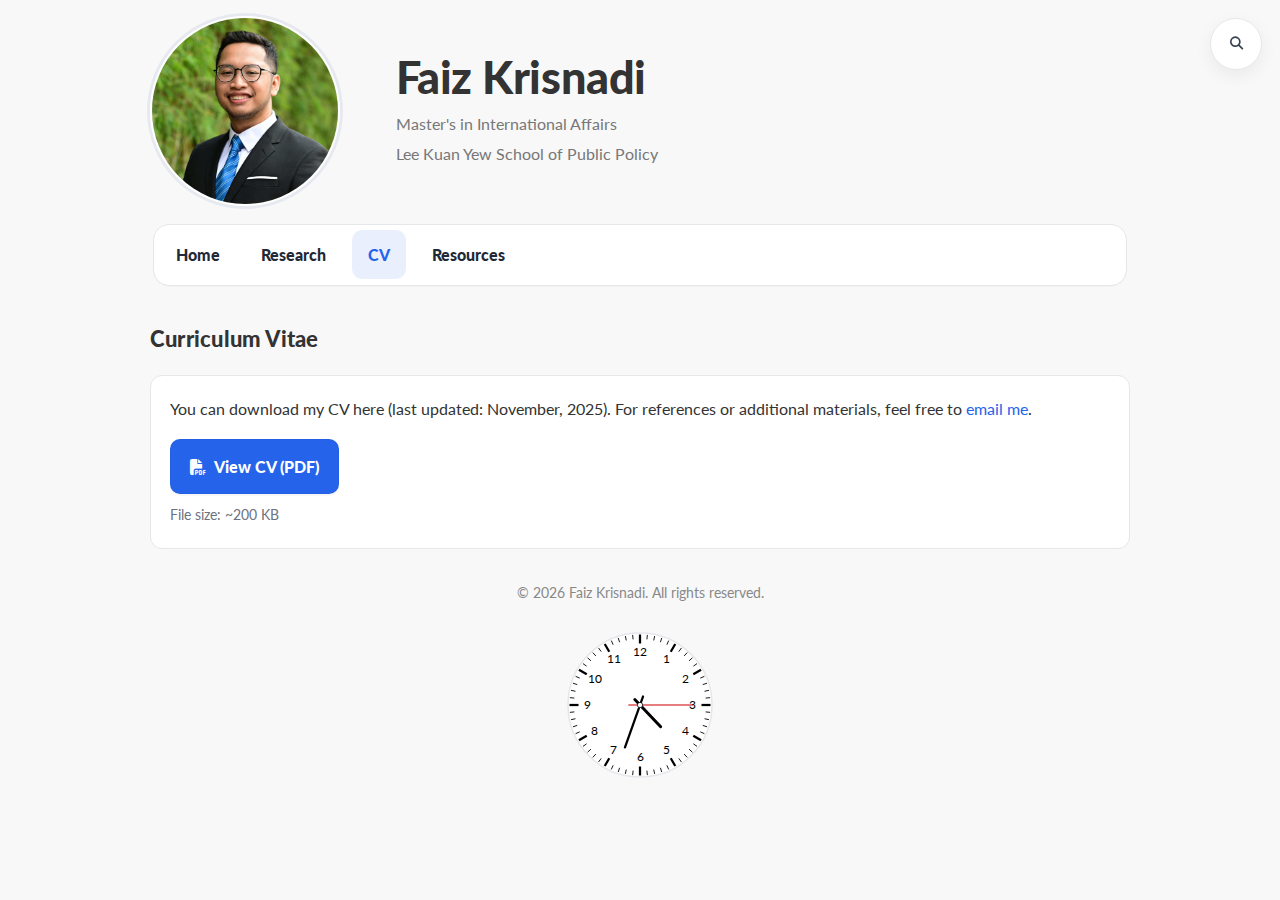
<file: archive/cv.html>
<!DOCTYPE html>
<html lang="en">
<head>
  <meta charset="UTF-8"/>
  <meta name="viewport" content="width=device-width, initial-scale=1, viewport-fit=cover"/>
  <title>CV | Faiz Krisnadi</title>

  <link rel="stylesheet" href="https://cdnjs.cloudflare.com/ajax/libs/font-awesome/6.4.0/css/all.min.css">
  <!-- Lato -->
  <link rel="preconnect" href="https://fonts.googleapis.com">
  <link rel="preconnect" href="https://fonts.gstatic.com" crossorigin>
  <link href="https://fonts.googleapis.com/css2?family=Lato:wght@300;400;700;900&display=swap" rel="stylesheet">

  <style>
    :root{
      --bg:#f8f8f8; --text:#333; --accent:#2563eb; --border:#e5e7eb; --muted:#6b7280;

      --avatar: 190px;
      --avatar-mobile: 160px;
      --avatar-focus-y: 40%;
    }
    *{box-sizing:border-box}
    html,body{height:100%}
    body{
      font-family:'Lato',system-ui,-apple-system,Segoe UI,Roboto,Helvetica,Arial,sans-serif;
      color:var(--text); background:var(--bg);
      -webkit-font-smoothing:antialiased; -moz-osx-font-smoothing:grayscale;
      margin:0; padding:calc(16px + env(safe-area-inset-top)) calc(20px + env(safe-area-inset-left)) calc(28px + env(safe-area-inset-bottom)) calc(20px + env(safe-area-inset-right));
      line-height:1.75;
    }
    a{color:var(--accent); text-decoration:none; transition:opacity .2s}
    a:hover{opacity:.8}

    /* Header */
    .hero-wrap{
      max-width:980px; margin:0 auto;
      display:grid; grid-template-columns: calc(var(--avatar) + 30px) 1fr;
      gap:1.6rem; align-items:center;
    }
    .photo{
      width:var(--avatar); aspect-ratio:1/1; height:auto; border-radius:50%;
      object-fit:cover; object-position:50% var(--avatar-focus-y);
      border:2px solid #fff; box-shadow:0 0 0 3px #e6e9ef; display:block;
    }
    .name{margin:0 0 .3rem; font-size:2.8rem; font-weight:900; letter-spacing:-.01em; line-height:1.2}
    .subtitle{margin:.15rem 0; color:#777; font-weight:400}

    /* Tabs */
    .tabs-outer{max-width:980px; margin:1.1rem auto 1.6rem; padding:0 .2rem;}
    .tabs{background:#fff; border:1px solid var(--border); border-radius:16px; box-shadow:0 1px 0 rgba(0,0,0,.02); overflow:hidden;}
    .tabs ul{list-style:none; margin:0; padding:.35rem; display:flex; gap:.6rem; align-items:center;}
    .tabs a{display:inline-block; padding:.65rem 1rem; border-radius:10px; color:#1f2937; font-weight:900; white-space:nowrap;}
    .tabs a.active{background:rgba(37,99,235,.1); color:var(--accent);}
    @media (max-width:560px){
      .tabs ul{display:grid; grid-template-columns:repeat(4,1fr); gap:.35rem; padding:.35rem;}
      .tabs a{text-align:center; padding:.85rem .2rem;}
    }

    /* Main container */
    .container{max-width:980px; margin:0 auto;}

    h2.section{margin:2.2rem 0 1rem; font-size:1.35rem; font-weight:900; letter-spacing:.01em}

    /* CV card */
    .cv-card{
      background:#fff; border:1px solid var(--border); border-radius:12px;
      padding:1.2rem 1.2rem 1.35rem; margin:1rem 0;
    }
    .dl{
      display:inline-flex; align-items:center; gap:.55rem; font-weight:900;
      background:var(--accent); color:#fff; padding:.8rem 1.15rem; border-radius:10px;
      border:1px solid rgba(0,0,0,.03); box-shadow:0 2px 0 rgba(0,0,0,.03);
    }
    .dl:hover{opacity:.9}
    .filesize{color:var(--muted); font-size:.9rem; margin-top:.45rem}

    /* Floating search */
    .search-fab{
      position:fixed; top:18px; right:18px; width:52px; height:52px; border-radius:50%;
      background:#fff; border:1px solid var(--border); box-shadow:0 6px 18px rgba(0,0,0,.06);
      color:#374151; cursor:pointer; display:grid; place-items:center; z-index:50;
    }
    .search-fab:hover{background:rgba(37,99,235,.05); color:var(--accent)}

    /* Search overlay */
    .search-overlay{ position:fixed; inset:0; background:rgba(0,0,0,.45); backdrop-filter:blur(2px); display:none; z-index:60; }
    .search-panel{ max-width:900px; margin:8vh auto 0; background:#fff; border:1px solid var(--border); border-radius:12px; padding:1rem 1rem 1.1rem; box-shadow:0 30px 60px rgba(0,0,0,.15);}
    .search-bar{ display:flex; align-items:center; gap:.6rem; padding:.35rem .6rem; border:1px solid var(--border); border-radius:12px;}
    .search-bar input{ flex:1; border:none; font-size:1.05rem; padding:.8rem .2rem; outline:none; background:#fff;}
    .hint{color:var(--muted); font-size:.9rem; margin:.65rem .15rem 0}
    .results{margin:.35rem 0 0; max-height:52vh; overflow:auto}
    .result{ padding:.8rem .65rem; border-radius:8px; display:block; color:#111827;}
    .result:hover{background:#f2f5ff}
    .result small{display:block; color:#6b7280; margin-top:.15rem}
    .nores{color:#6b7280; padding:1rem .25rem}
    mark{background:rgba(37,99,235,.18); border-radius:3px; padding:0 .15rem}

    footer{max-width:980px; margin:2rem auto 0; color:#888; font-size:14px; text-align:center}

    /* Bottom-center analog clock (static, extra space below) */
    #footer-clock{
      margin:1.5rem auto 6rem;  /* 1.5rem above, 6rem below */
      display:flex;
      justify-content:center;
    }
    #footer-clock svg{
      width:150px;
      height:150px;
      display:block;
    }

    /* Responsive header grid */
    @media (max-width:900px){
      .hero-wrap{grid-template-columns: calc(var(--avatar-mobile) + 30px) 1fr}
      .photo{width:var(--avatar-mobile)}
      .name{font-size:2.35rem}
    }
    @media (max-width:680px){
      .hero-wrap{grid-template-columns:1fr}
      .photo{margin-inline:auto}
      .name{text-align:left; margin-top:.6rem}
    }

    /* --- Mobile segmented tabs: spacing + centering fix --- */
    @media (max-width: 560px){
      .tabs { border-radius: 22px; }
      .tabs ul{
        display: grid;
        grid-template-columns: repeat(4, 1fr);
        gap: 6px;
        padding: 6px;
      }
      .tabs a{
        display: flex;
        align-items: center;
        justify-content: center;
        height: 46px;
        padding: 0;
        min-width: 0;
        white-space: nowrap;
        overflow: hidden;
        text-overflow: ellipsis;
        font-size: clamp(14px, 3.8vw, 17px);
        font-weight: 900;
        letter-spacing: -0.01em;
        -webkit-tap-highlight-color: transparent;
      }
    }
  </style>
</head>
<body>

  <!-- Search button -->
  <button class="search-fab" id="openSearch" title="Search (⌘/Ctrl + K)">
    <i class="fa-solid fa-magnifying-glass"></i>
  </button>

  <!-- Header -->
  <section class="hero-wrap" aria-label="Profile">
    <img class="photo"
         src="https://faizkrisnadi.github.io/assets/images/profile.jpg"
         alt="Faiz Krisnadi"
         onerror="this.src='https://via.placeholder.com/210'">
    <div>
      <h1 class="name">Faiz Krisnadi</h1>
      <p class="subtitle">Master's in International Affairs</p>
      <p class="subtitle">Lee Kuan Yew School of Public Policy</p>
    </div>
  </section>

  <!-- Tabs -->
  <div class="tabs-outer">
    <nav class="tabs" aria-label="Primary">
      <ul>
        <li><a href="index.html">Home</a></li>
        <li><a href="research.html">Research</a></li>
        <li><a class="active" href="cv.html">CV</a></li>
        <li><a href="resources.html">Resources</a></li>
      </ul>
    </nav>
  </div>

  <main class="container">
    <h2 class="section">Curriculum Vitae</h2>

    <div class="cv-card">
      <p style="margin-top:0">
        You can download my CV here (last updated: November, 2025). For references or additional materials, feel free to <a href="mailto:faiz.krisnadi@u.nus.edu">email me</a>.
      </p>
      <p style="margin:.9rem 0 0">
        <a class="dl" href="faiz-cv.pdf" target="_blank" rel="noopener">
          <i class="fa-solid fa-file-pdf"></i> View CV (PDF)
        </a>
      </p>
      <div class="filesize">File size: ~200 KB</div>
    </div>
  </main>

  <footer><p>© 2026 Faiz Krisnadi. All rights reserved.</p></footer>

  <!-- Static bottom-center analog clock -->
  <div id="footer-clock" aria-hidden="true">
    <svg viewBox="0 0 200 200">
      <!-- clock face -->
      <circle cx="100" cy="100" r="96" fill="white" stroke="#e5e7eb" stroke-width="2" />

      <!-- tick marks and numbers populated by JS -->
      <g id="clock-ticks"></g>
      <g id="clock-numbers"></g>

      <!-- hands -->
      <line id="clock-hour-hand"
            x1="100" y1="110" x2="100" y2="60"
            stroke="#000000" stroke-width="4"
            stroke-linecap="round" />

      <line id="clock-minute-hand"
            x1="100" y1="112" x2="100" y2="40"
            stroke="#000000" stroke-width="3"
            stroke-linecap="round" />

      <line id="clock-second-hand"
            x1="100" y1="115" x2="100" y2="30"
            stroke="#cc0000" stroke-width="1.5"
            stroke-linecap="round" />

      <!-- center cap -->
      <circle cx="100" cy="100" r="3.5" fill="white" stroke="#000000" stroke-width="1" />
    </svg>
  </div>

  <!-- Search overlay -->
  <div class="search-overlay" id="searchOverlay" aria-hidden="true">
    <div class="search-panel" role="dialog" aria-modal="true" aria-labelledby="searchLabel">
      <div class="search-bar">
        <i class="fa-solid fa-magnifying-glass" style="color:#64748b"></i>
        <input id="searchInput" type="search" placeholder="Search this site…" aria-label="Search this site">
        <button id="closeSearch" title="Close" style="border:none;background:transparent;color:#64748b;font-size:1.1rem;cursor:pointer">
          <i class="fa-solid fa-xmark"></i>
        </button>
      </div>
      <div class="hint">Tip: press <strong>Enter</strong> to open the top result • <strong>Esc</strong> to close • <strong>⌘/Ctrl + K</strong> to open</div>
      <div class="results" id="results"></div>
    </div>
  </div>

  <script>
    /* ---------- In-page search (same as Home/Research) ---------- */
    const PAGE_LIST = [
      { url: 'index.html',     title: 'Home' },
      { url: 'research.html',  title: 'Research' },
      { url: 'cv.html',        title: 'CV' },
      { url: 'resources.html', title: 'Resources' }
    ];
    const cache = new Map(); let indexBuilt = false, INDEX = [];
    async function fetchPage(u){ if(cache.has(u)) return cache.get(u); const r=await fetch(u); const t=await r.text(); cache.set(u,t); return t; }
    const buildDoc = html => new DOMParser().parseFromString(html,'text/html');
    function extract(doc){
      const title=(doc.querySelector('title')?.textContent||'').trim();
      const metas=doc.querySelector('meta[name="description"]')?.getAttribute('content')||'';
      const heads=[...doc.querySelectorAll('h1,h2,h3')].map(e=>e.textContent.trim()).join(' • ');
      const links=[...doc.querySelectorAll('a')].map(a=>a.textContent.trim()).filter(s=>s && s.length<160).slice(0,200).join(' • ');
      const body=(doc.body?.innerText||'').replace(/\s+/g,' ').trim().slice(0,20000);
      return { title, metas, heads, links, body };
    }
    const normalize=s=>(s||'').toLowerCase();
    function score(q,rec){
      const hay=normalize([rec.title,rec.metas,rec.heads,rec.links,rec.body].join(' '));
      const terms=normalize(q).split(/\s+/).filter(Boolean); if(!terms.length) return 0;
      let sc=0; for(const t of terms){ const re=new RegExp('\\b'+t.replace(/[.*+?^${}()|[\]\\]/g,'\\$&'),'g'); const m=hay.match(re); sc+=m?m.length*12:0; }
      if(normalize(rec.title).includes(normalize(q))) sc+=30;
      if(normalize(rec.heads).includes(normalize(q))) sc+=15;
      return sc;
    }
    function snippet(rec,q){
      const source=[rec.heads,rec.links,rec.body].join(' ').replace(/\s+/g,' ');
      const term=normalize(q).split(/\s+/).filter(Boolean).sort((a,b)=>b.length-a.length)[0];
      if(!term) return (rec.metas||rec.heads||rec.body).slice(0,160);
      const i=normalize(source).indexOf(term); const start=Math.max(0,i-60), end=Math.min(source.length,i+120);
      return i>=0 ? (start>0?'…':'')+source.slice(start,end)+(end<source.length?'…':'') : (rec.metas||rec.heads||rec.body).slice(0,160);
    }
    async function buildIndex(){
      const pages=await Promise.allSettled(PAGE_LIST.map(async p=>{
        const html=await fetchPage(p.url); const doc=buildDoc(html); const rec=extract(doc);
        return { url:p.url, title:p.title||rec.title, ...rec };
      }));
      INDEX=pages.filter(x=>x.status==='fulfilled').map(x=>x.value); indexBuilt=true;
    }
    function hilite(text,q){
      const terms=normalize(q).split(/\s+/).filter(Boolean).sort((a,b)=>b.length-a.length);
      let out=text; for(const t of terms){ const re=new RegExp('('+t.replace(/[.*+?^${}()|[\]\\]/g,'\\$&')+')','ig'); out=out.replace(re,'<mark>$1</mark>'); }
      return out;
    }
    function search(q){
      if(!q) return INDEX.slice(0,8).map(r=>({rec:r,sc:0}));
      return INDEX.map(rec=>({rec,sc:score(q,rec)})).filter(x=>x.sc>0).sort((a,b)=>b.sc-a.sc).slice(0,12);
    }

    const openBtn=document.getElementById('openSearch');
    const overlay=document.getElementById('searchOverlay');
    const input=document.getElementById('searchInput');
    const closeBtn=document.getElementById('closeSearch');
    const results=document.getElementById('results');

    function openSearch(){ overlay.style.display='block'; overlay.setAttribute('aria-hidden','false'); setTimeout(()=>input.focus(),10); if(!indexBuilt) buildIndex().then(()=>render(input.value)); else render(input.value); }
    function closeSearch(){ overlay.style.display='none'; overlay.setAttribute('aria-hidden','true'); input.value=''; results.innerHTML=''; }
    function render(q){
      const hits=search(q);
      if(!hits.length){ results.innerHTML = q ? `<div class="nores">No results for “${q.replace(/[<>&]/g,'')}”.</div>` : `<div class="nores">Start typing to search pages.</div>`; return; }
      results.innerHTML = hits.map(({rec})=>`<a class="result" href="${rec.url}"><strong>${hilite(rec.title||'Untitled',q)}</strong><small>${hilite(snippet(rec,q),q)}</small></a>`).join('');
    }
    openBtn.addEventListener('click',openSearch);
    closeBtn.addEventListener('click',closeSearch);
    overlay.addEventListener('click',e=>{ if(e.target===overlay) closeSearch(); });
    input.addEventListener('input',e=>render(e.target.value));
    document.addEventListener('keydown',e=>{
      if((e.metaKey||e.ctrlKey)&&e.key.toLowerCase()==='k'){ e.preventDefault(); openSearch(); }
      if(e.key==='Escape' && overlay.getAttribute('aria-hidden')==='false') closeSearch();
      if(e.key==='Enter' && overlay.getAttribute('aria-hidden')==='false'){ const top=results.querySelector('.result'); if(top) top.click(); }
    });
  </script>

  <script>
    // Analog clock drawing and movement
    (function(){
      const svgNS = "http://www.w3.org/2000/svg";
      const ticksGroup = document.getElementById("clock-ticks");
      const numbersGroup = document.getElementById("clock-numbers");
      if (!ticksGroup || !numbersGroup) return;

      // tick marks
      for (let i = 0; i < 60; i++) {
        const angle = Math.PI / 30 * i;
        const isHour = i % 5 === 0;
        const outerR = 94;
        const innerR = isHour ? 82 : 88;

        const x1 = 100 + innerR * Math.sin(angle);
        const y1 = 100 - innerR * Math.cos(angle);
        const x2 = 100 + outerR * Math.sin(angle);
        const y2 = 100 - outerR * Math.cos(angle);

        const line = document.createElementNS(svgNS, "line");
        line.setAttribute("x1", x1);
        line.setAttribute("y1", y1);
        line.setAttribute("x2", x2);
        line.setAttribute("y2", y2);
        line.setAttribute("stroke", "#000000");
        line.setAttribute("stroke-width", isHour ? "3" : "1.2");
        ticksGroup.appendChild(line);
      }

      // numbers
      for (let n = 1; n <= 12; n++) {
        const angle = Math.PI / 6 * n;
        const r = 70;

        const x = 100 + r * Math.sin(angle);
        const y = 100 - r * Math.cos(angle);

        const text = document.createElementNS(svgNS, "text");
        text.setAttribute("x", x);
        text.setAttribute("y", y + 1);
        text.setAttribute("text-anchor", "middle");
        text.setAttribute("dominant-baseline", "middle");
        text.setAttribute("font-size", "16");
        text.setAttribute("font-family", "Lato, system-ui, -apple-system, BlinkMacSystemFont, 'Segoe UI', sans-serif");
        text.textContent = n.toString();
        numbersGroup.appendChild(text);
      }

      const hourHand   = document.getElementById("clock-hour-hand");
      const minuteHand = document.getElementById("clock-minute-hand");
      const secondHand = document.getElementById("clock-second-hand");

      function updateClock(){
        const now = new Date();
        const s = now.getSeconds();
        const m = now.getMinutes();
        const h = now.getHours();

        const secondAngle = s * 6;
        const minuteAngle = (m + s / 60) * 6;
        const hourAngle   = ((h % 12) + m / 60) * 30;

        hourHand.setAttribute("transform","rotate("+hourAngle+" 100 100)");
        minuteHand.setAttribute("transform","rotate("+minuteAngle+" 100 100)");
        secondHand.setAttribute("transform","rotate("+secondAngle+" 100 100)");
      }

      updateClock();
      setInterval(updateClock, 1000);
    })();
  </script>
</body>
</html>
</file>
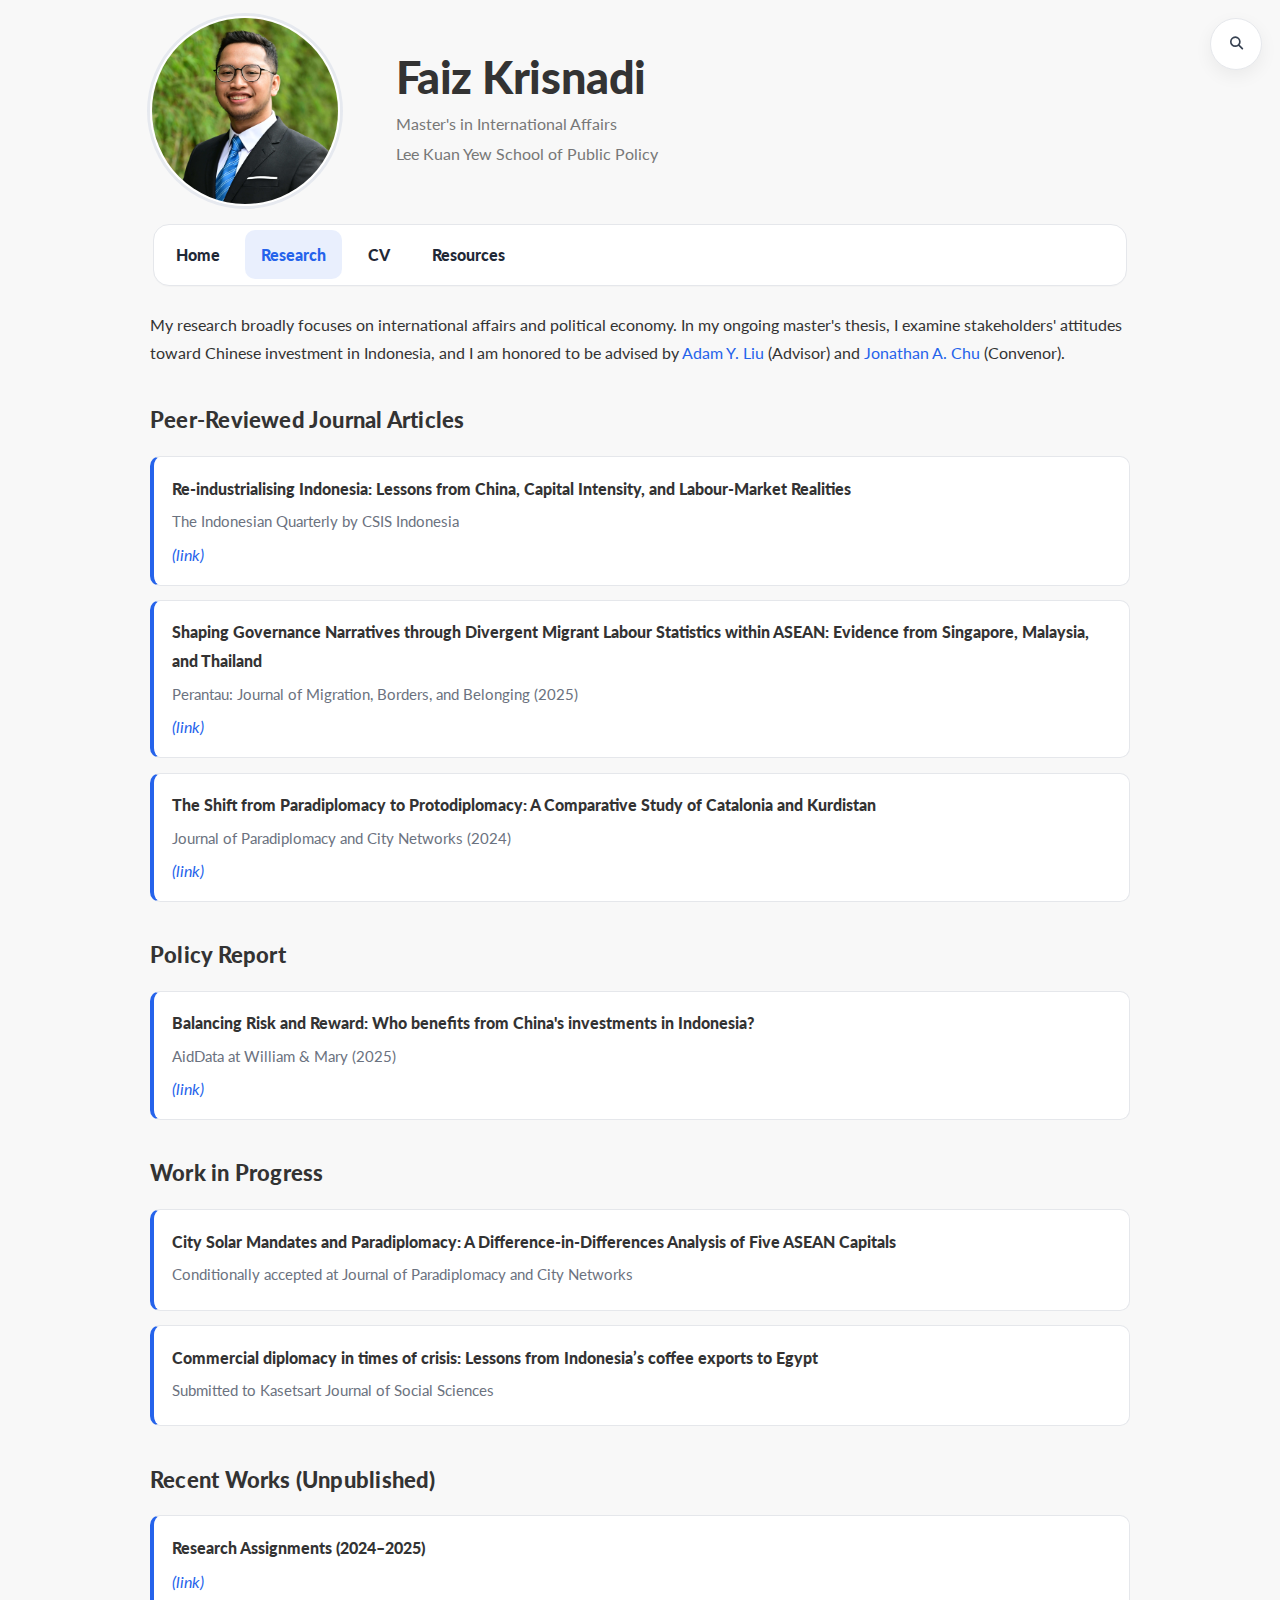
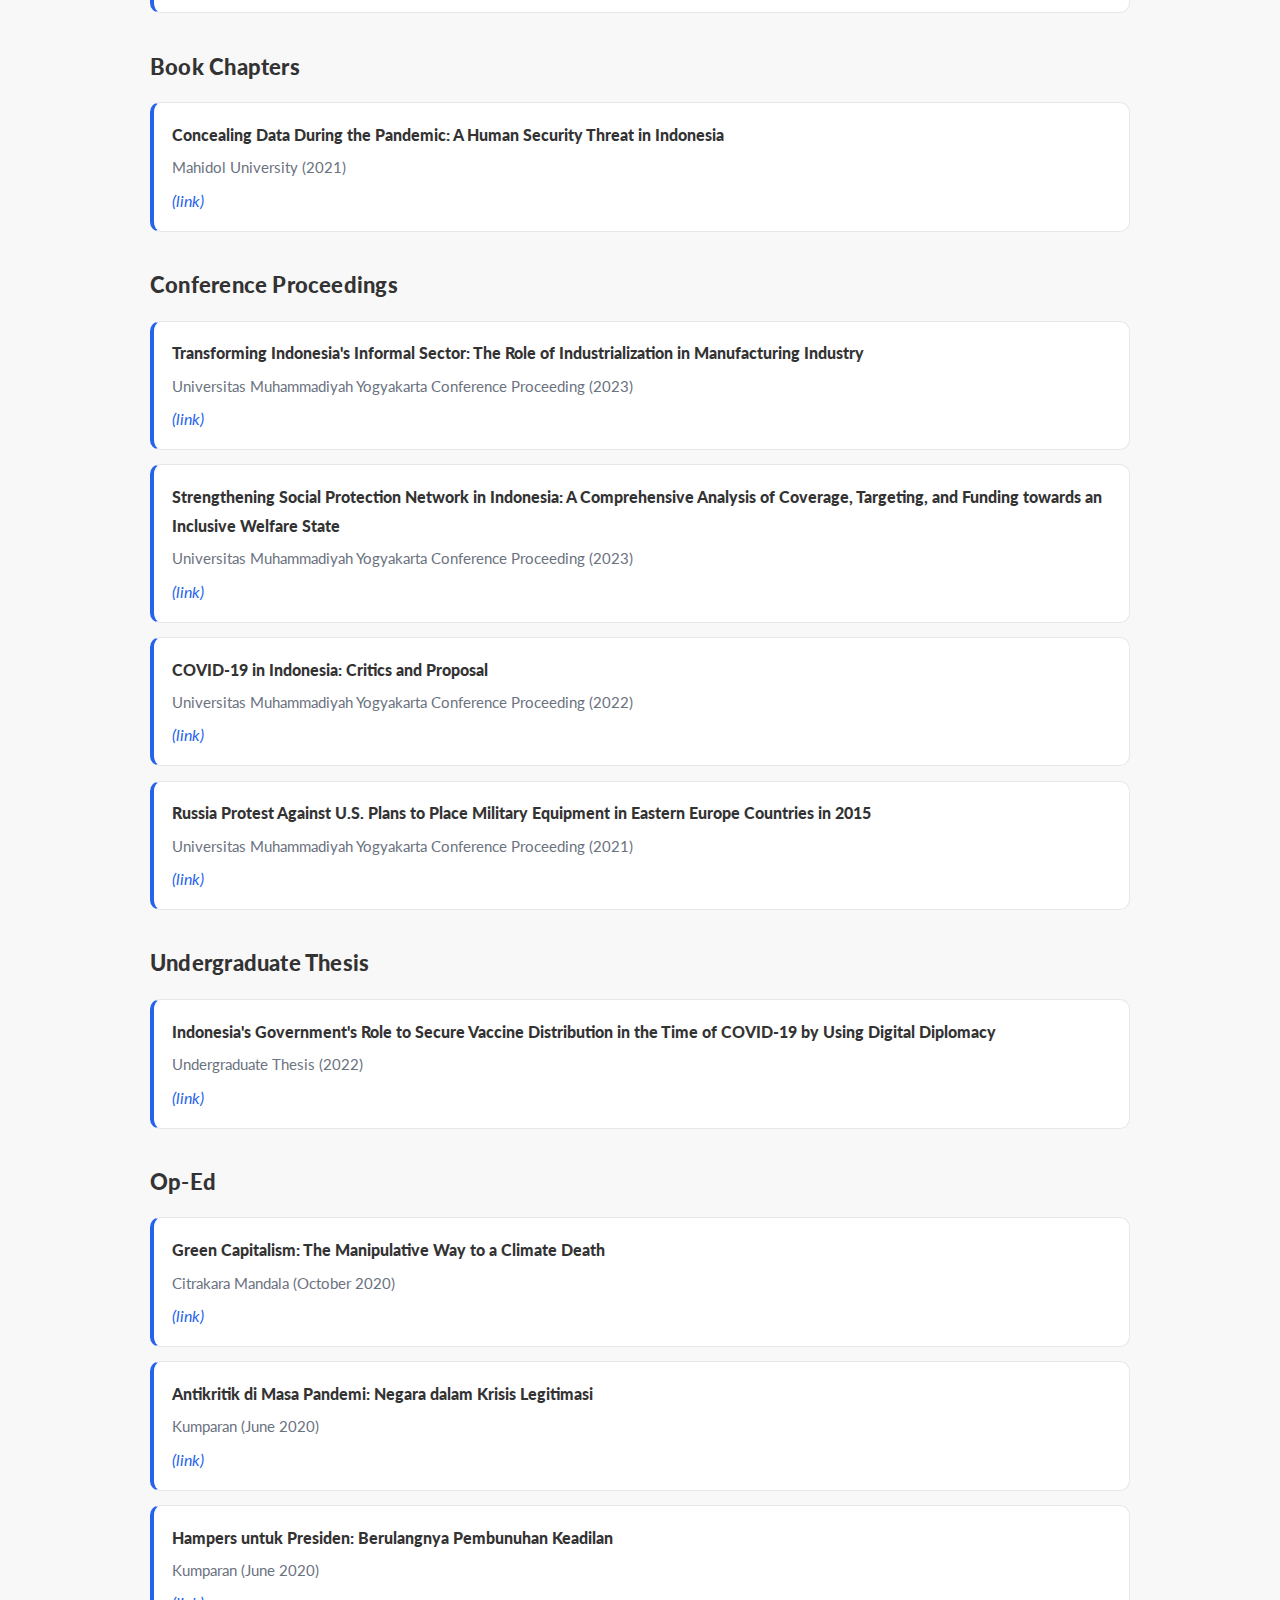
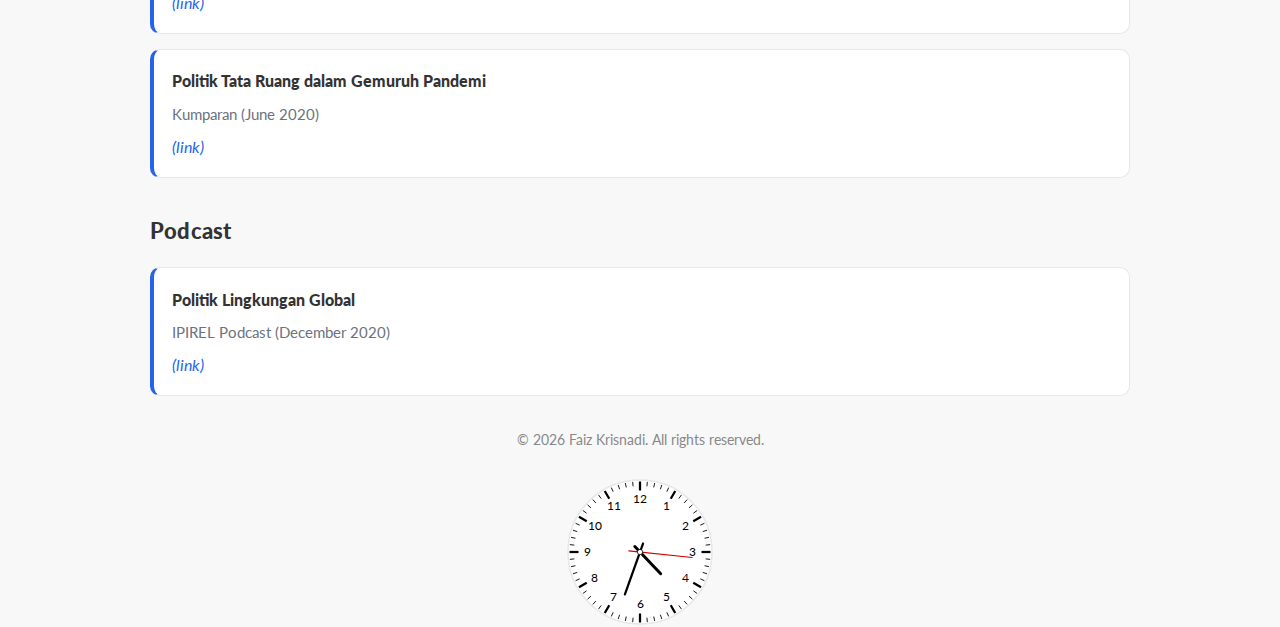
<file: archive/research.html>
<!DOCTYPE html>
<html lang="en">
<head>
  <meta charset="UTF-8"/>
  <meta name="viewport" content="width=device-width, initial-scale=1, viewport-fit=cover"/>
  <title>Research | Faiz Krisnadi</title>
  <link rel="icon" href="../favicon.svg" type="image/svg+xml" />

  <link rel="stylesheet" href="https://cdnjs.cloudflare.com/ajax/libs/font-awesome/6.4.0/css/all.min.css">
  <!-- Lato -->
  <link rel="preconnect" href="https://fonts.googleapis.com">
  <link rel="preconnect" href="https://fonts.gstatic.com" crossorigin>
  <link href="https://fonts.googleapis.com/css2?family=Lato:wght@300;400;700;900&display=swap" rel="stylesheet">

  <style>
    :root{
      --bg:#f8f8f8; --text:#333; --accent:#2563eb; --border:#e5e7eb; --muted:#6b7280;

      --avatar: 190px;
      --avatar-mobile: 160px;
      --avatar-focus-y: 40%;
    }
    *{box-sizing:border-box}
    html,body{height:100%}
    body{
      font-family:'Lato',system-ui,-apple-system,Segoe UI,Roboto,Helvetica,Arial,sans-serif;
      color:var(--text); background:var(--bg);
      -webkit-font-smoothing:antialiased; -moz-osx-font-smoothing:grayscale;
      margin:0; padding:calc(16px + env(safe-area-inset-top)) calc(20px + env(safe-area-inset-left)) calc(28px + env(safe-area-inset-bottom)) calc(20px + env(safe-area-inset-right));
      line-height:1.75;
    }
    a{color:var(--accent); text-decoration:none; transition:opacity .2s}
    a:hover{opacity:.8}

    /* Header */
    .hero-wrap{
      max-width:980px; margin:0 auto;
      display:grid; grid-template-columns: calc(var(--avatar) + 30px) 1fr;
      gap:1.6rem; align-items:center;
    }
    .photo{
      width:var(--avatar); aspect-ratio:1/1; height:auto; border-radius:50%;
      object-fit:cover; object-position:50% var(--avatar-focus-y);
      border:2px solid #fff; box-shadow:0 0 0 3px #e6e9ef; display:block;
    }
    .name{margin:0 0 .3rem; font-size:2.8rem; font-weight:900; letter-spacing:-.01em; line-height:1.2}
    .subtitle{margin:.15rem 0; color:#777; font-weight:400}

    /* Tabs */
    .tabs-outer{max-width:980px; margin:1.1rem auto 1.6rem; padding:0 .2rem;}
    .tabs{background:#fff; border:1px solid var(--border); border-radius:16px; box-shadow:0 1px 0 rgba(0,0,0,.02); overflow:hidden;}
    .tabs ul{list-style:none; margin:0; padding:.35rem; display:flex; gap:.6rem; align-items:center;}
    .tabs a{display:inline-block; padding:.65rem 1rem; border-radius:10px; color:#1f2937; font-weight:900; white-space:nowrap;}
    .tabs a.active{background:rgba(37,99,235,.1); color:var(--accent);}
    @media (max-width:560px){
      .tabs ul{display:grid; grid-template-columns:repeat(4,1fr); gap:.35rem; padding:.35rem;}
      .tabs a{text-align:center; padding:.85rem .2rem;}
    }

    /* Section container */
    .container{max-width:980px; margin:0 auto;}

    /* Section titles */
    h2.section{margin:2.2rem 0 1rem; font-size:1.35rem; font-weight:900; letter-spacing:.01em}

    /* Research items */
    .item{
      background:#fff; border:1px solid var(--border); border-left:4px solid var(--accent);
      border-radius:10px; padding:1rem 1.1rem; margin:.9rem 0;
    }
    .item h3{margin:.1rem 0 .35rem; font-size:1.03rem; font-weight:900}
    .meta{color:#6b7280; font-size:.92rem; margin:.1rem 0 .35rem}
    .plink{font-style:italic}

    /* Floating search */
    .search-fab{
      position:fixed; top:18px; right:18px; width:52px; height:52px; border-radius:50%;
      background:#fff; border:1px solid var(--border); box-shadow:0 6px 18px rgba(0,0,0,.06);
      color:#374151; cursor:pointer; display:grid; place-items:center; z-index:50;
    }
    .search-fab:hover{background:rgba(37,99,235,.05); color:var(--accent)}

    /* Search overlay */
    .search-overlay{ position:fixed; inset:0; background:rgba(0,0,0,.45); backdrop-filter:blur(2px); display:none; z-index:60; }
    .search-panel{ max-width:900px; margin:8vh auto 0; background:#fff; border:1px solid var(--border); border-radius:12px; padding:1rem 1rem 1.1rem; box-shadow:0 30px 60px rgba(0,0,0,.15);}
    .search-bar{ display:flex; align-items:center; gap:.6rem; padding:.35rem .6rem; border:1px solid var(--border); border-radius:12px;}
    .search-bar input{ flex:1; border:none; font-size:1.05rem; padding:.8rem .2rem; outline:none; background:#fff;}
    .hint{color:var(--muted); font-size:.9rem; margin:.65rem .15rem 0}
    .results{margin:.35rem 0 0; max-height:52vh; overflow:auto}
    .result{ padding:.8rem .65rem; border-radius:8px; display:block; color:#111827;}
    .result:hover{background:#f2f5ff}
    .result small{display:block; color:#6b7280; margin-top:.15rem}
    .nores{color:#6b7280; padding:1rem .25rem}
    mark{background:rgba(37,99,235,.18); border-radius:3px; padding:0 .15rem}

    footer{max-width:980px; margin:2rem auto 0; color:#888; font-size:14px; text-align:center}

    /* Bottom-center analog clock (static, more space below than above) */
    #footer-clock{
      display:flex;
      justify-content:center;
      margin-top:1.5rem;   /* small gap above clock */
      margin-bottom:4.5rem;/* larger gap below clock */
    }
    #footer-clock svg{
      width:150px;
      height:150px;
      display:block;
    }

    /* Responsive header grid */
    @media (max-width:900px){
      .hero-wrap{grid-template-columns: calc(var(--avatar-mobile) + 30px) 1fr}
      .photo{width:var(--avatar-mobile)}
      .name{font-size:2.35rem}
    }
    @media (max-width:680px){
      .hero-wrap{grid-template-columns:1fr}
      .photo{margin-inline:auto}
      .name{text-align:left; margin-top:.6rem}
    }

    /* --- Mobile segmented tabs: spacing + centering fix --- */
    @media (max-width: 560px){
      .tabs { border-radius: 22px; }
      .tabs ul{
        display: grid;
        grid-template-columns: repeat(4, 1fr);
        gap: 6px;
        padding: 6px;
      }
      .tabs a{
        display: flex;
        align-items: center;
        justify-content: center;
        height: 46px;
        padding: 0;
        min-width: 0;
        white-space: nowrap;
        overflow: hidden;
        text-overflow: ellipsis;
        font-size: clamp(14px, 3.8vw, 17px);
        font-weight: 900;
        letter-spacing: -0.01em;
        -webkit-tap-highlight-color: transparent;
      }
    }
  </style>
</head>
<body>

  <!-- Search button -->
  <button class="search-fab" id="openSearch" title="Search (⌘/Ctrl + K)">
    <i class="fa-solid fa-magnifying-glass"></i>
  </button>

  <!-- Header -->
  <section class="hero-wrap" aria-label="Profile">
    <img class="photo"
         src="https://faizkrisnadi.github.io/assets/images/profile.jpg"
         alt="Faiz Krisnadi"
         onerror="this.src='https://via.placeholder.com/210'">
    <div>
      <h1 class="name">Faiz Krisnadi</h1>
      <p class="subtitle">Master's in International Affairs</p>
      <p class="subtitle">Lee Kuan Yew School of Public Policy</p>
    </div>
  </section>

  <!-- Tabs -->
  <div class="tabs-outer">
    <nav class="tabs" aria-label="Primary">
      <ul>
        <li><a href="index.html">Home</a></li>
        <li><a class="active" href="research.html">Research</a></li>
        <li><a href="cv.html">CV</a></li>
        <li><a href="resources.html">Resources</a></li>
      </ul>
    </nav>
  </div>

  <main class="container">
    <p>
      My research broadly focuses on international affairs and political economy. In my ongoing master's thesis, I examine stakeholders' attitudes toward Chinese investment in Indonesia, and I am honored to be advised by
      <a href="https://lkyspp.nus.edu.sg/our-people/faculty/liu-yao-adam" target="_blank" rel="noopener">Adam Y. Liu</a> (Advisor) and
      <a href="https://www.jonathanchu.org/" target="_blank" rel="noopener">Jonathan A. Chu</a> (Convenor).
    </p>

      <h2 class="section">Peer-Reviewed Journal Articles</h2>
     <article class="item">
      <h3>Re-industrialising Indonesia: Lessons from China, Capital Intensity, and Labour-Market Realities</h3>
      <div class="meta">The Indonesian Quarterly by CSIS Indonesia</div>
      <a class="plink" href="https://www.researchgate.net/publication/399538107_Reindustrializing_Indonesia_Lessons_from_China_Capital_Intensity_Paradox_and_Labor-Market_Realities" target="_blank" rel="noopener">(link)</a>
    </article>
    <article class="item">
      <h3>Shaping Governance Narratives through Divergent Migrant Labour Statistics within ASEAN: Evidence from Singapore, Malaysia, and Thailand</h3>
      <div class="meta">Perantau: Journal of Migration, Borders, and Belonging (2025)</div>
      <a class="plink" href="https://journal.ygtmi.org/perantau/article/view/4" target="_blank" rel="noopener">(link)</a>
    </article>
    <article class="item">
      <h3>The Shift from Paradiplomacy to Protodiplomacy: A Comparative Study of Catalonia and Kurdistan</h3>
      <div class="meta">Journal of Paradiplomacy and City Networks (2024)</div>
      <a class="plink" href="https://jumahi.umy.ac.id/index.php/jumahi/article/view/38" target="_blank" rel="noopener">(link)</a>
    </article>
    
    <!-- Policy Report -->
    <h2 class="section">Policy Report</h2>
    <article class="item">
      <h3>Balancing Risk and Reward: Who benefits from China's investments in Indonesia?</h3>
      <div class="meta">AidData at William &amp; Mary (2025)</div>
      <a class="plink" href="https://www.aiddata.org/publications/balancing-risk-and-reward" target="_blank" rel="noopener">(link)</a>
    </article>

    <!-- Work in Progress -->
    <h2 class="section">Work in Progress</h2>
    <article class="item">
      <h3>City Solar Mandates and Paradiplomacy: A Difference-in-Differences Analysis of Five ASEAN Capitals</h3>
      <div class="meta">Conditionally accepted at Journal of Paradiplomacy and City Networks</div>
    </article>
    <article class="item">
      <h3>Commercial diplomacy in times of crisis: Lessons from Indonesia’s coffee exports to Egypt</h3>
      <div class="meta">Submitted to Kasetsart Journal of Social Sciences</div>
    </article>

    <!-- Recent works -->
    <h2 class="section">Recent Works (Unpublished)</h2>
    <article class="item">
      <h3>Research Assignments (2024–2025)</h3>
      <a class="plink" href="https://drive.google.com/drive/folders/11G8OIMqniB5RR5SmbO0QJHlBS6kcbusB" target="_blank" rel="noopener">(link)</a>
    </article>

    <!-- Book chapters -->
    <h2 class="section">Book Chapters</h2>
    <article class="item">
      <h3>Concealing Data During the Pandemic: A Human Security Threat in Indonesia</h3>
      <div class="meta">Mahidol University (2021)</div>
      <a class="plink" href="https://shapesea.com/wp-content/uploads/2021/02/SHAPE-SEA-Covid-19-Book-web.pdf" target="_blank" rel="noopener">(link)</a>
    </article>
    

    <h2 class="section">Conference Proceedings</h2>
    <article class="item">
      <h3>Transforming Indonesia's Informal Sector: The Role of Industrialization in Manufacturing Industry</h3>
      <div class="meta">Universitas Muhammadiyah Yogyakarta Conference Proceeding (2023)</div>
      <a class="plink" href="https://prosiding.umy.ac.id/grace/index.php/pgrace/article/view/530" target="_blank" rel="noopener">(link)</a>
    </article>
    <article class="item">
      <h3>Strengthening Social Protection Network in Indonesia: A Comprehensive Analysis of Coverage, Targeting, and Funding towards an Inclusive Welfare State</h3>
      <div class="meta">Universitas Muhammadiyah Yogyakarta Conference Proceeding (2023)</div>
      <a class="plink" href="https://prosiding.umy.ac.id/grace/index.php/pgrace/article/view/529" target="_blank" rel="noopener">(link)</a>
    </article>
    <article class="item">
      <h3>COVID-19 in Indonesia: Critics and Proposal</h3>
      <div class="meta">Universitas Muhammadiyah Yogyakarta Conference Proceeding (2022)</div>
      <a class="plink" href="https://prosiding.umy.ac.id/grace/index.php/pgrace/article/view/503" target="_blank" rel="noopener">(link)</a>
    </article>
    <article class="item">
      <h3>Russia Protest Against U.S. Plans to Place Military Equipment in Eastern Europe Countries in 2015</h3>
      <div class="meta">Universitas Muhammadiyah Yogyakarta Conference Proceeding (2021)</div>
      <a class="plink" href="https://prosiding.umy.ac.id/grace/index.php/pgrace/article/view/351" target="_blank" rel="noopener">(link)</a>
    </article>

    <!-- Thesis -->
    <h2 class="section">Undergraduate Thesis</h2>
    <article class="item">
      <h3>Indonesia's Government's Role to Secure Vaccine Distribution in the Time of COVID-19 by Using Digital Diplomacy</h3>
      <div class="meta">Undergraduate Thesis (2022)</div>
      <a class="plink" href="https://drive.google.com/file/d/1zYUYVh5CufuM1Q8Ef0bJ9aTem5uOdc51/view?usp=drivesdk" target="_blank" rel="noopener">(link)</a>
    </article>

    <!-- Op-eds -->
    <h2 class="section">Op-Ed</h2>
    <article class="item">
      <h3>Green Capitalism: The Manipulative Way to a Climate Death</h3>
      <div class="meta">Citrakara Mandala (October 2020)</div>
      <a class="plink" href="https://link.medium.com/agfcQ4L6oub" target="_blank" rel="noopener">(link)</a>
    </article>
    <article class="item">
      <h3>Antikritik di Masa Pandemi: Negara dalam Krisis Legitimasi</h3>
      <div class="meta">Kumparan (June 2020)</div>
      <a class="plink" href="https://kumparan.com/muhammad-faiz-krisnadi/antikritik-di-masa-pandemi-negara-dalam-krisis-legitimasi-1tcSP3Lq67k?__twitter_impression=true&shareID=dsaYY8XriM4R&utm_campaign=share&utm_source=kumApp" target="_blank" rel="noopener">(link)</a>
    </article>
    <article class="item">
      <h3>Hampers untuk Presiden: Berulangnya Pembunuhan Keadilan</h3>
      <div class="meta">Kumparan (June 2020)</div>
      <a class="plink" href="https://kumparan.com/muhammad-faiz-krisnadi/hampers-untuk-presiden-berulangnya-pembunuhan-keadilan-1tbatVL8ZS9" target="_blank" rel="noopener">(link)</a>
    </article>
    <article class="item">
      <h3>Politik Tata Ruang dalam Gemuruh Pandemi</h3>
      <div class="meta">Kumparan (June 2020)</div>
      <a class="plink" href="https://kumparan.com/muhammad-faiz-krisnadi/politik-tata-ruang-dalam-gemuruh-pandemi-1tatGhJ5cfo" target="_blank" rel="noopener">(link)</a>
    </article>

    <!-- Podcast -->
    <h2 class="section">Podcast</h2>
    <article class="item">
      <h3>Politik Lingkungan Global</h3>
      <div class="meta">IPIREL Podcast (December 2020)</div>
      <a class="plink" href="https://open.spotify.com/episode/15Mkh9CSE47UiLAcoauvKp?si=gHvdkAETQUmU9YADt8pEhg&nd=1&dlsi=829834af9f8c4e86" target="_blank" rel="noopener">(link)</a>
    </article>
  </main>

  <footer><p>© 2026 Faiz Krisnadi. All rights reserved.</p></footer>

  <!-- Static bottom-center analog clock -->
  <div id="footer-clock" aria-hidden="true">
    <svg viewBox="0 0 200 200">
      <circle cx="100" cy="100" r="96" fill="white" stroke="#e5e7eb" stroke-width="2" />
      <g id="clock-ticks"></g>
      <g id="clock-numbers"></g>

      <line id="clock-hour-hand"
            x1="100" y1="110" x2="100" y2="60"
            stroke="#000000" stroke-width="4"
            stroke-linecap="round" />

      <line id="clock-minute-hand"
            x1="100" y1="112" x2="100" y2="40"
            stroke="#000000" stroke-width="3"
            stroke-linecap="round" />

      <line id="clock-second-hand"
            x1="100" y1="115" x2="100" y2="30"
            stroke="#cc0000" stroke-width="1.5"
            stroke-linecap="round" />

      <circle cx="100" cy="100" r="3.5" fill="white" stroke="#000000" stroke-width="1" />
    </svg>
  </div>

  <!-- Search overlay -->
  <div class="search-overlay" id="searchOverlay" aria-hidden="true">
    <div class="search-panel" role="dialog" aria-modal="true" aria-labelledby="searchLabel">
      <div class="search-bar">
        <i class="fa-solid fa-magnifying-glass" style="color:#64748b"></i>
        <input id="searchInput" type="search" placeholder="Search this site…" aria-label="Search this site">
        <button id="closeSearch" title="Close" style="border:none;background:transparent;color:#64748b;font-size:1.1rem;cursor:pointer">
          <i class="fa-solid fa-xmark"></i>
        </button>
      </div>
      <div class="hint">Tip: press <strong>Enter</strong> to open the top result • <strong>Esc</strong> to close • <strong>⌘/Ctrl + K</strong> to open</div>
      <div class="results" id="results"></div>
    </div>
  </div>

  <script>
    /* ---------- In-page search (shared with Home) ---------- */
    const PAGE_LIST = [
      { url: 'index.html',     title: 'Home' },
      { url: 'research.html',  title: 'Research' },
      { url: 'cv.html',        title: 'CV' },
      { url: 'resources.html', title: 'Resources' }
    ];
    const cache = new Map(); let indexBuilt = false, INDEX = [];
    async function fetchPage(u){ if(cache.has(u)) return cache.get(u); const r=await fetch(u); const t=await r.text(); cache.set(u,t); return t; }
    const buildDoc = html => new DOMParser().parseFromString(html,'text/html');
    function extract(doc){
      const title=(doc.querySelector('title')?.textContent||'').trim();
      const metas=doc.querySelector('meta[name="description"]')?.getAttribute('content')||'';
      const heads=[...doc.querySelectorAll('h1,h2,h3')].map(e=>e.textContent.trim()).join(' • ');
      const links=[...doc.querySelectorAll('a')].map(a=>a.textContent.trim()).filter(s=>s && s.length<160).slice(0,200).join(' • ');
      const body=(doc.body?.innerText||'').replace(/\s+/g,' ').trim().slice(0,20000);
      return { title, metas, heads, links, body };
    }
    const normalize=s=>(s||'').toLowerCase();
    function score(q,rec){
      const hay=normalize([rec.title,rec.metas,rec.heads,rec.links,rec.body].join(' '));
      const terms=normalize(q).split(/\s+/).filter(Boolean); if(!terms.length) return 0;
      let sc=0; for(const t of terms){ const re=new RegExp('\\b'+t.replace(/[.*+?^${}()|[\]\\]/g,'\\$&'),'g'); const m=hay.match(re); sc+=m?m.length*12:0; }
      if(normalize(rec.title).includes(normalize(q))) sc+=30;
      if(normalize(rec.heads).includes(normalize(q))) sc+=15;
      return sc;
    }
    function snippet(rec,q){
      const source=[rec.heads,rec.links,rec.body].join(' ').replace(/\s+/g,' ');
      const term=normalize(q).split(/\s+/).filter(Boolean).sort((a,b)=>b.length-a.length)[0];
      if(!term) return (rec.metas||rec.heads||rec.body).slice(0,160);
      const i=normalize(source).indexOf(term); const start=Math.max(0,i-60), end=Math.min(source.length,i+120);
      return i>=0 ? (start>0?'…':'')+source.slice(start,end)+(end<source.length?'…':'') : (rec.metas||rec.heads||rec.body).slice(0,160);
    }
    async function buildIndex(){
      const pages=await Promise.allSettled(PAGE_LIST.map(async p=>{
        const html=await fetchPage(p.url); const doc=buildDoc(html); const rec=extract(doc);
        return { url:p.url, title:p.title||rec.title, ...rec };
      }));
      INDEX=pages.filter(x=>x.status==='fulfilled').map(x=>x.value); indexBuilt=true;
    }
    function hilite(text,q){
      const terms=normalize(q).split(/\s+/).filter(Boolean).sort((a,b)=>b.length-a.length);
      let out=text; for(const t of terms){ const re=new RegExp('('+t.replace(/[.*+?^${}()|[\]\\]/g,'\\$&')+')','ig'); out=out.replace(re,'<mark>$1</mark>'); }
      return out;
    }
    function search(q){
      if(!q) return INDEX.slice(0,8).map(r=>({rec:r,sc:0}));
      return INDEX.map(rec=>({rec,sc:score(q,rec)})).filter(x=>x.sc>0).sort((a,b)=>b.sc-a.sc).slice(0,12);
    }

    const openBtn=document.getElementById('openSearch');
    const overlay=document.getElementById('searchOverlay');
    const input=document.getElementById('searchInput');
    const closeBtn=document.getElementById('closeSearch');
    const results=document.getElementById('results');

    function openSearch(){ overlay.style.display='block'; overlay.setAttribute('aria-hidden','false'); setTimeout(()=>input.focus(),10); if(!indexBuilt) buildIndex().then(()=>render(input.value)); else render(input.value); }
    function closeSearch(){ overlay.style.display='none'; overlay.setAttribute('aria-hidden','true'); input.value=''; results.innerHTML=''; }
    function render(q){
      const hits=search(q);
      if(!hits.length){ results.innerHTML = q ? `<div class="nores">No results for “${q.replace(/[<>&]/g,'')}”.</div>` : `<div class="nores">Start typing to search pages.</div>`; return; }
      results.innerHTML = hits.map(({rec})=>`<a class="result" href="${rec.url}"><strong>${hilite(rec.title||'Untitled',q)}</strong><small>${hilite(snippet(rec,q),q)}</small></a>`).join('');
    }
    openBtn.addEventListener('click',openSearch);
    closeBtn.addEventListener('click',closeSearch);
    overlay.addEventListener('click',e=>{ if(e.target===overlay) closeSearch(); });
    input.addEventListener('input',e=>render(e.target.value));
    document.addEventListener('keydown',e=>{
      if((e.metaKey||e.ctrlKey)&&e.key.toLowerCase()==='k'){ e.preventDefault(); openSearch(); }
      if(e.key==='Escape' && overlay.getAttribute('aria-hidden')==='false') closeSearch();
      if(e.key==='Enter' && overlay.getAttribute('aria-hidden')==='false'){ const top=results.querySelector('.result'); if(top) top.click(); }
    });
  </script>

  <script>
    // Analog clock drawing and movement
    (function(){
      const svgNS = "http://www.w3.org/2000/svg";
      const ticksGroup = document.getElementById("clock-ticks");
      const numbersGroup = document.getElementById("clock-numbers");
      if (!ticksGroup || !numbersGroup) return;

      // ticks
      for (let i = 0; i < 60; i++) {
        const angle = Math.PI / 30 * i;
        const isHour = i % 5 === 0;
        const outerR = 94;
        const innerR = isHour ? 82 : 88;

        const x1 = 100 + innerR * Math.sin(angle);
        const y1 = 100 - innerR * Math.cos(angle);
        const x2 = 100 + outerR * Math.sin(angle);
        const y2 = 100 - outerR * Math.cos(angle);

        const line = document.createElementNS(svgNS, "line");
        line.setAttribute("x1", x1);
        line.setAttribute("y1", y1);
        line.setAttribute("x2", x2);
        line.setAttribute("y2", y2);
        line.setAttribute("stroke", "#000000");
        line.setAttribute("stroke-width", isHour ? "3" : "1.2");
        ticksGroup.appendChild(line);
      }

      // numbers
      for (let n = 1; n <= 12; n++) {
        const angle = Math.PI / 6 * n;
        const r = 70;

        const x = 100 + r * Math.sin(angle);
        const y = 100 - r * Math.cos(angle);

        const text = document.createElementNS(svgNS, "text");
        text.setAttribute("x", x);
        text.setAttribute("y", y + 1);
        text.setAttribute("text-anchor", "middle");
        text.setAttribute("dominant-baseline", "middle");
        text.setAttribute("font-size", "16");
        text.setAttribute("font-family", "Lato, system-ui, -apple-system, BlinkMacSystemFont, 'Segoe UI', sans-serif");
        text.textContent = n.toString();
        numbersGroup.appendChild(text);
      }

      const hourHand   = document.getElementById("clock-hour-hand");
      const minuteHand = document.getElementById("clock-minute-hand");
      const secondHand = document.getElementById("clock-second-hand");

      function updateClock(){
        const now = new Date();
        const s = now.getSeconds();
        const m = now.getMinutes();
        const h = now.getHours();

        const secondAngle = s * 6;
        const minuteAngle = (m + s / 60) * 6;
        const hourAngle   = ((h % 12) + m / 60) * 30;

        hourHand.setAttribute("transform",   "rotate(" + hourAngle   + " 100 100)");
        minuteHand.setAttribute("transform", "rotate(" + minuteAngle + " 100 100)");
        secondHand.setAttribute("transform", "rotate(" + secondAngle + " 100 100)");
      }

      updateClock();
      setInterval(updateClock, 1000);
    })();
  </script>
</body>
</html>
</file>
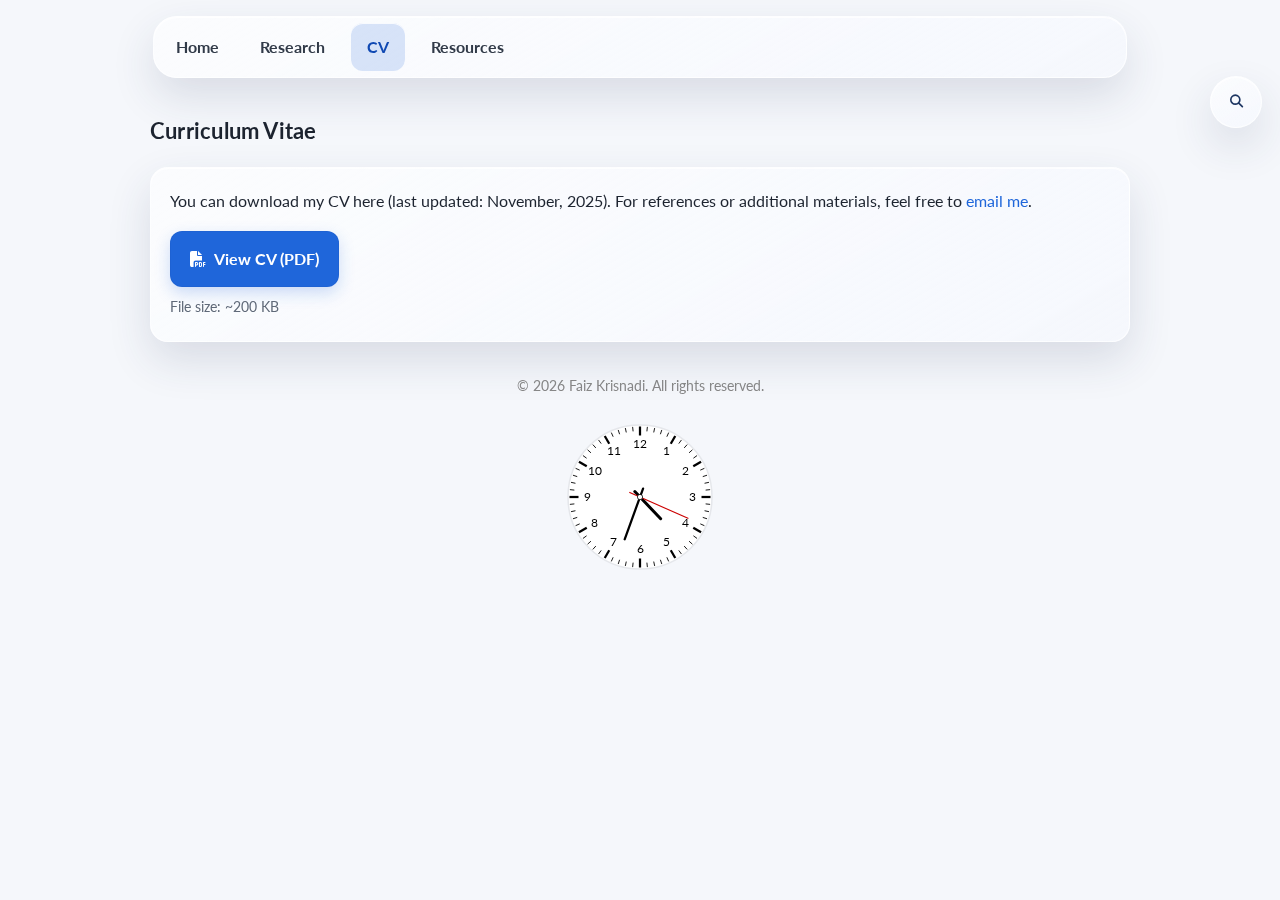
<file: liquid-glass-preview/cv.html>
<!DOCTYPE html>
<html lang="en">
<head>
  <meta charset="UTF-8"/>
  <meta name="viewport" content="width=device-width, initial-scale=1, viewport-fit=cover"/>
  <title>CV | Faiz Krisnadi</title>
  <link rel="icon" href="../favicon.svg" type="image/svg+xml" />

  <link rel="stylesheet" href="https://cdnjs.cloudflare.com/ajax/libs/font-awesome/6.4.0/css/all.min.css">
  <!-- Lato -->
  <link rel="preconnect" href="https://fonts.googleapis.com">
  <link rel="preconnect" href="https://fonts.gstatic.com" crossorigin>
  <link href="https://fonts.googleapis.com/css2?family=Lato:wght@300;400;700;900&display=swap" rel="stylesheet">

  <style>
    :root{
      --bg:#f8f8f8; --text:#333; --accent:#2563eb; --border:#e5e7eb; --muted:#6b7280;

      --avatar: 190px;
      --avatar-mobile: 160px;
      --avatar-focus-y: 40%;
    }
    *{box-sizing:border-box}
    html,body{height:100%}
    body{
      font-family:'Lato',system-ui,-apple-system,Segoe UI,Roboto,Helvetica,Arial,sans-serif;
      color:var(--text); background:var(--bg);
      -webkit-font-smoothing:antialiased; -moz-osx-font-smoothing:grayscale;
      margin:0; padding:calc(16px + env(safe-area-inset-top)) calc(20px + env(safe-area-inset-left)) calc(28px + env(safe-area-inset-bottom)) calc(20px + env(safe-area-inset-right));
      line-height:1.75;
    }
    a{color:var(--accent); text-decoration:none; transition:opacity .2s}
    a:hover{opacity:.8}

    /* Header */
    .hero-wrap{
      max-width:980px; margin:0 auto;
      display:grid; grid-template-columns: calc(var(--avatar) + 30px) 1fr;
      gap:1.6rem; align-items:center;
    }
    .photo{
      width:var(--avatar); aspect-ratio:1/1; height:auto; border-radius:50%;
      object-fit:cover; object-position:50% var(--avatar-focus-y);
      border:2px solid #fff; box-shadow:0 0 0 3px #e6e9ef; display:block;
    }
    .name{margin:0 0 .3rem; font-size:2.8rem; font-weight:900; letter-spacing:-.01em; line-height:1.2}
    .subtitle{margin:.15rem 0; color:#777; font-weight:400}

    /* Tabs */
    .tabs-outer{max-width:980px; margin:1.1rem auto 1.6rem; padding:0 .2rem;}
    .tabs{background:#fff; border:1px solid var(--border); border-radius:16px; box-shadow:0 1px 0 rgba(0,0,0,.02); overflow:hidden;}
    .tabs ul{list-style:none; margin:0; padding:.35rem; display:flex; gap:.6rem; align-items:center;}
    .tabs a{display:inline-block; padding:.65rem 1rem; border-radius:10px; color:#1f2937; font-weight:900; white-space:nowrap;}
    .tabs a.active{background:rgba(37,99,235,.1); color:var(--accent);}
    @media (max-width:560px){
      .tabs ul{display:grid; grid-template-columns:repeat(4,1fr); gap:.35rem; padding:.35rem;}
      .tabs a{text-align:center; padding:.85rem .2rem;}
    }

    /* Main container */
    .container{max-width:980px; margin:0 auto;}

    h2.section{margin:2.2rem 0 1rem; font-size:1.35rem; font-weight:900; letter-spacing:.01em}

    /* CV card */
    .cv-card{
      background:#fff; border:1px solid var(--border); border-radius:12px;
      padding:1.2rem 1.2rem 1.35rem; margin:1rem 0;
    }
    .dl{
      display:inline-flex; align-items:center; gap:.55rem; font-weight:900;
      background:var(--accent); color:#fff; padding:.8rem 1.15rem; border-radius:10px;
      border:1px solid rgba(0,0,0,.03); box-shadow:0 2px 0 rgba(0,0,0,.03);
    }
    .dl:hover{opacity:.9}
    .filesize{color:var(--muted); font-size:.9rem; margin-top:.45rem}

    /* Floating search */
    .search-fab{
      position:fixed; top:18px; right:18px; width:52px; height:52px; border-radius:50%;
      background:#fff; border:1px solid var(--border); box-shadow:0 6px 18px rgba(0,0,0,.06);
      color:#374151; cursor:pointer; display:grid; place-items:center; z-index:50;
    }
    .search-fab:hover{background:rgba(37,99,235,.05); color:var(--accent)}

    /* Search overlay */
    .search-overlay{ position:fixed; inset:0; background:rgba(0,0,0,.45); backdrop-filter:blur(2px); display:none; z-index:60; }
    .search-panel{ max-width:900px; margin:8vh auto 0; background:#fff; border:1px solid var(--border); border-radius:12px; padding:1rem 1rem 1.1rem; box-shadow:0 30px 60px rgba(0,0,0,.15);}
    .search-bar{ display:flex; align-items:center; gap:.6rem; padding:.35rem .6rem; border:1px solid var(--border); border-radius:12px;}
    .search-bar input{ flex:1; border:none; font-size:1.05rem; padding:.8rem .2rem; outline:none; background:#fff;}
    .hint{color:var(--muted); font-size:.9rem; margin:.65rem .15rem 0}
    .results{margin:.35rem 0 0; max-height:52vh; overflow:auto}
    .result{ padding:.8rem .65rem; border-radius:8px; display:block; color:#111827;}
    .result:hover{background:#f2f5ff}
    .result small{display:block; color:#6b7280; margin-top:.15rem}
    .nores{color:#6b7280; padding:1rem .25rem}
    mark{background:rgba(37,99,235,.18); border-radius:3px; padding:0 .15rem}

    footer{max-width:980px; margin:2rem auto 0; color:#888; font-size:14px; text-align:center}

    /* Bottom-center analog clock (static, extra space below) */
    #footer-clock{
      margin:1.5rem auto 6rem;  /* 1.5rem above, 6rem below */
      display:flex;
      justify-content:center;
    }
    #footer-clock svg{
      width:150px;
      height:150px;
      display:block;
    }

    /* Responsive header grid */
    @media (max-width:900px){
      .hero-wrap{grid-template-columns: calc(var(--avatar-mobile) + 30px) 1fr}
      .photo{width:var(--avatar-mobile)}
      .name{font-size:2.35rem}
    }
    @media (max-width:680px){
      .hero-wrap{grid-template-columns:1fr}
      .photo{margin-inline:auto}
      .name{text-align:left; margin-top:.6rem}
    }

    /* --- Mobile segmented tabs: spacing + centering fix --- */
    @media (max-width: 560px){
      .tabs { border-radius: 22px; }
      .tabs ul{
        display: grid;
        grid-template-columns: repeat(4, 1fr);
        gap: 6px;
        padding: 6px;
      }
      .tabs a{
        display: flex;
        align-items: center;
        justify-content: center;
        height: 46px;
        padding: 0;
        min-width: 0;
        white-space: nowrap;
        overflow: hidden;
        text-overflow: ellipsis;
        font-size: clamp(14px, 3.8vw, 17px);
        font-weight: 900;
        letter-spacing: -0.01em;
        -webkit-tap-highlight-color: transparent;
      }
    }

    /* ===== Preview override: clean glass + top sticky tabs ===== */
    :root{
      --bg:#f5f7fb;
      --text:#1d2430;
      --accent:#1f66da;
      --accent-strong:#1049b3;
      --accent-soft:rgba(31,102,218,0.16);
      --border:#dbe2ed;
      --line:rgba(255,255,255,0.72);
      --muted:#5f6978;
      --glass-fill:linear-gradient(150deg, rgba(255,255,255,0.66), rgba(250,251,255,0.30));
      --glass-shadow:0 18px 44px rgba(40,58,90,0.14), inset 0 1px 0 rgba(255,255,255,0.78);
    }
    body{
      background:var(--bg);
      color:var(--text);
      font-weight:400;
      overflow-x:hidden;
    }
    a{transition:color .2s ease, opacity .2s ease}
    a:hover{color:var(--accent-strong); opacity:.95}

    .tabs-outer{
      margin:0 auto 1.25rem;
      position:sticky;
      top:calc(8px + env(safe-area-inset-top));
      z-index:45;
      transition:transform .25s ease;
    }
    .tabs-outer.scrolled{transform:translateY(10px)}
    .tabs{
      border-radius:24px;
      background:var(--glass-fill);
      border:1px solid var(--line);
      box-shadow:var(--glass-shadow);
      backdrop-filter:blur(19px) saturate(145%);
      -webkit-backdrop-filter:blur(19px) saturate(145%);
    }
    .tabs a{
      border-radius:12px;
      color:#313a48;
      font-weight:700;
      transition:background .2s ease, color .2s ease, transform .2s ease;
    }
    .tabs a:hover{
      background:rgba(255,255,255,0.34);
      color:#1f3557;
      transform:translateY(-1px);
    }
    .tabs a.active{
      background:var(--accent-soft);
      color:var(--accent-strong);
      box-shadow:inset 0 1px 0 rgba(255,255,255,0.82);
    }

    .search-fab{
      top:calc(76px + env(safe-area-inset-top));
      background:var(--glass-fill);
      border:1px solid var(--line);
      box-shadow:var(--glass-shadow);
      backdrop-filter:blur(19px) saturate(145%);
      -webkit-backdrop-filter:blur(19px) saturate(145%);
      color:#1e3662;
      transition:transform .2s ease, box-shadow .2s ease, color .2s ease;
    }
    .search-fab:hover{
      transform:translateY(-2px);
      color:var(--accent-strong);
      box-shadow:0 16px 30px rgba(30,52,86,0.18);
    }
    .search-overlay{
      background:rgba(16,28,48,0.22);
      backdrop-filter:blur(5px);
      -webkit-backdrop-filter:blur(5px);
      padding:4vh 14px;
    }
    .search-panel{
      margin:3vh auto 0;
      border-radius:22px;
      padding:.95rem;
      background:var(--glass-fill);
      border:1px solid var(--line);
      box-shadow:var(--glass-shadow);
      backdrop-filter:blur(19px) saturate(145%);
      -webkit-backdrop-filter:blur(19px) saturate(145%);
    }
    .search-bar{
      border:1px solid rgba(255,255,255,0.78);
      border-radius:14px;
      background:rgba(255,255,255,0.46);
    }
    .search-bar input{
      background:transparent;
      color:#1d2b3f;
      font-family:"Lato",system-ui,-apple-system,"Segoe UI",Roboto,Helvetica,Arial,sans-serif;
      font-weight:400;
    }
    .hint,.result small,.nores,.filesize,footer{font-weight:400}
    .result{border-radius:10px; color:#1d2736}
    .result:hover{background:rgba(31,102,218,0.10)}
    mark{background:rgba(31,102,218,0.18); border-radius:4px}

    .cv-card{
      background:var(--glass-fill);
      border:1px solid var(--line);
      border-radius:18px;
      box-shadow:var(--glass-shadow);
      backdrop-filter:blur(19px) saturate(145%);
      -webkit-backdrop-filter:blur(19px) saturate(145%);
    }
    .dl{
      font-weight:700;
      border-radius:12px;
      box-shadow:0 6px 16px rgba(31,102,218,0.22);
    }
    h2.section{font-weight:700}
    .container p{font-weight:400}

    @media (max-width:560px){
      .tabs-outer.scrolled{transform:translateY(6px)}
      .tabs a{font-weight:700}
      .search-fab{top:calc(72px + env(safe-area-inset-top))}
    }

    @supports not ((backdrop-filter: blur(1px))) {
      .tabs,.cv-card,.search-fab,.search-panel{
        background:rgba(250,251,255,0.94);
      }
    }
  </style>
</head>
<body>

  <!-- Search button -->
  <button class="search-fab" id="openSearch" title="Search (⌘/Ctrl + K)">
    <i class="fa-solid fa-magnifying-glass"></i>
  </button>

  <!-- Tabs -->
  <div class="tabs-outer">
    <nav class="tabs" aria-label="Primary">
      <ul>
        <li><a href="index.html">Home</a></li>
        <li><a href="research.html">Research</a></li>
        <li><a class="active" href="cv.html">CV</a></li>
        <li><a href="resources.html">Resources</a></li>
      </ul>
    </nav>
  </div>

  <main class="container">
    <h2 class="section">Curriculum Vitae</h2>

    <div class="cv-card">
      <p style="margin-top:0">
        You can download my CV here (last updated: November, 2025). For references or additional materials, feel free to <a href="mailto:hi@faizkrisnadi.com">email me</a>.
      </p>
      <p style="margin:.9rem 0 0">
        <a class="dl" href="faiz-cv.pdf" target="_blank" rel="noopener">
          <i class="fa-solid fa-file-pdf"></i> View CV (PDF)
        </a>
      </p>
      <div class="filesize">File size: ~200 KB</div>
    </div>
  </main>

  <footer><p>© 2026 Faiz Krisnadi. All rights reserved.</p></footer>

  <!-- Static bottom-center analog clock -->
  <div id="footer-clock" aria-hidden="true">
    <svg viewBox="0 0 200 200">
      <!-- clock face -->
      <circle cx="100" cy="100" r="96" fill="white" stroke="#e5e7eb" stroke-width="2" />

      <!-- tick marks and numbers populated by JS -->
      <g id="clock-ticks"></g>
      <g id="clock-numbers"></g>

      <!-- hands -->
      <line id="clock-hour-hand"
            x1="100" y1="110" x2="100" y2="60"
            stroke="#000000" stroke-width="4"
            stroke-linecap="round" />

      <line id="clock-minute-hand"
            x1="100" y1="112" x2="100" y2="40"
            stroke="#000000" stroke-width="3"
            stroke-linecap="round" />

      <line id="clock-second-hand"
            x1="100" y1="115" x2="100" y2="30"
            stroke="#cc0000" stroke-width="1.5"
            stroke-linecap="round" />

      <!-- center cap -->
      <circle cx="100" cy="100" r="3.5" fill="white" stroke="#000000" stroke-width="1" />
    </svg>
  </div>

  <!-- Search overlay -->
  <div class="search-overlay" id="searchOverlay" aria-hidden="true">
    <div class="search-panel" role="dialog" aria-modal="true" aria-labelledby="searchLabel">
      <div class="search-bar">
        <i class="fa-solid fa-magnifying-glass" style="color:#64748b"></i>
        <input id="searchInput" type="search" placeholder="Search this site…" aria-label="Search this site">
        <button id="closeSearch" title="Close" style="border:none;background:transparent;color:#64748b;font-size:1.1rem;cursor:pointer">
          <i class="fa-solid fa-xmark"></i>
        </button>
      </div>
      <div class="hint">Tip: press <strong>Enter</strong> to open the top result • <strong>Esc</strong> to close • <strong>⌘/Ctrl + K</strong> to open</div>
      <div class="results" id="results"></div>
    </div>
  </div>

  <script>
    /* ---------- In-page search (same as Home/Research) ---------- */
    const PAGE_LIST = [
      { url: 'index.html',     title: 'Home' },
      { url: 'research.html',  title: 'Research' },
      { url: 'cv.html',        title: 'CV' },
      { url: 'resources.html', title: 'Resources' }
    ];
    const cache = new Map(); let indexBuilt = false, INDEX = [];
    async function fetchPage(u){ if(cache.has(u)) return cache.get(u); const r=await fetch(u); const t=await r.text(); cache.set(u,t); return t; }
    const buildDoc = html => new DOMParser().parseFromString(html,'text/html');
    function extract(doc){
      const title=(doc.querySelector('title')?.textContent||'').trim();
      const metas=doc.querySelector('meta[name="description"]')?.getAttribute('content')||'';
      const heads=[...doc.querySelectorAll('h1,h2,h3')].map(e=>e.textContent.trim()).join(' • ');
      const links=[...doc.querySelectorAll('a')].map(a=>a.textContent.trim()).filter(s=>s && s.length<160).slice(0,200).join(' • ');
      const body=(doc.body?.innerText||'').replace(/\s+/g,' ').trim().slice(0,20000);
      return { title, metas, heads, links, body };
    }
    const normalize=s=>(s||'').toLowerCase();
    function score(q,rec){
      const hay=normalize([rec.title,rec.metas,rec.heads,rec.links,rec.body].join(' '));
      const terms=normalize(q).split(/\s+/).filter(Boolean); if(!terms.length) return 0;
      let sc=0; for(const t of terms){ const re=new RegExp('\\b'+t.replace(/[.*+?^${}()|[\]\\]/g,'\\$&'),'g'); const m=hay.match(re); sc+=m?m.length*12:0; }
      if(normalize(rec.title).includes(normalize(q))) sc+=30;
      if(normalize(rec.heads).includes(normalize(q))) sc+=15;
      return sc;
    }
    function snippet(rec,q){
      const source=[rec.heads,rec.links,rec.body].join(' ').replace(/\s+/g,' ');
      const term=normalize(q).split(/\s+/).filter(Boolean).sort((a,b)=>b.length-a.length)[0];
      if(!term) return (rec.metas||rec.heads||rec.body).slice(0,160);
      const i=normalize(source).indexOf(term); const start=Math.max(0,i-60), end=Math.min(source.length,i+120);
      return i>=0 ? (start>0?'…':'')+source.slice(start,end)+(end<source.length?'…':'') : (rec.metas||rec.heads||rec.body).slice(0,160);
    }
    async function buildIndex(){
      const pages=await Promise.allSettled(PAGE_LIST.map(async p=>{
        const html=await fetchPage(p.url); const doc=buildDoc(html); const rec=extract(doc);
        return { url:p.url, title:p.title||rec.title, ...rec };
      }));
      INDEX=pages.filter(x=>x.status==='fulfilled').map(x=>x.value); indexBuilt=true;
    }
    function hilite(text,q){
      const terms=normalize(q).split(/\s+/).filter(Boolean).sort((a,b)=>b.length-a.length);
      let out=text; for(const t of terms){ const re=new RegExp('('+t.replace(/[.*+?^${}()|[\]\\]/g,'\\$&')+')','ig'); out=out.replace(re,'<mark>$1</mark>'); }
      return out;
    }
    function search(q){
      if(!q) return INDEX.slice(0,8).map(r=>({rec:r,sc:0}));
      return INDEX.map(rec=>({rec,sc:score(q,rec)})).filter(x=>x.sc>0).sort((a,b)=>b.sc-a.sc).slice(0,12);
    }

    const openBtn=document.getElementById('openSearch');
    const overlay=document.getElementById('searchOverlay');
    const input=document.getElementById('searchInput');
    const closeBtn=document.getElementById('closeSearch');
    const results=document.getElementById('results');

    function openSearch(){ overlay.style.display='block'; overlay.setAttribute('aria-hidden','false'); setTimeout(()=>input.focus(),10); if(!indexBuilt) buildIndex().then(()=>render(input.value)); else render(input.value); }
    function closeSearch(){ overlay.style.display='none'; overlay.setAttribute('aria-hidden','true'); input.value=''; results.innerHTML=''; }
    function render(q){
      const hits=search(q);
      if(!hits.length){ results.innerHTML = q ? `<div class="nores">No results for “${q.replace(/[<>&]/g,'')}”.</div>` : `<div class="nores">Start typing to search pages.</div>`; return; }
      results.innerHTML = hits.map(({rec})=>`<a class="result" href="${rec.url}"><strong>${hilite(rec.title||'Untitled',q)}</strong><small>${hilite(snippet(rec,q),q)}</small></a>`).join('');
    }
    openBtn.addEventListener('click',openSearch);
    closeBtn.addEventListener('click',closeSearch);
    overlay.addEventListener('click',e=>{ if(e.target===overlay) closeSearch(); });
    input.addEventListener('input',e=>render(e.target.value));
    document.addEventListener('keydown',e=>{
      if((e.metaKey||e.ctrlKey)&&e.key.toLowerCase()==='k'){ e.preventDefault(); openSearch(); }
      if(e.key==='Escape' && overlay.getAttribute('aria-hidden')==='false') closeSearch();
      if(e.key==='Enter' && overlay.getAttribute('aria-hidden')==='false'){ const top=results.querySelector('.result'); if(top) top.click(); }
    });
  </script>

  <script>
    // Analog clock drawing and movement
    (function(){
      const svgNS = "http://www.w3.org/2000/svg";
      const ticksGroup = document.getElementById("clock-ticks");
      const numbersGroup = document.getElementById("clock-numbers");
      if (!ticksGroup || !numbersGroup) return;

      // tick marks
      for (let i = 0; i < 60; i++) {
        const angle = Math.PI / 30 * i;
        const isHour = i % 5 === 0;
        const outerR = 94;
        const innerR = isHour ? 82 : 88;

        const x1 = 100 + innerR * Math.sin(angle);
        const y1 = 100 - innerR * Math.cos(angle);
        const x2 = 100 + outerR * Math.sin(angle);
        const y2 = 100 - outerR * Math.cos(angle);

        const line = document.createElementNS(svgNS, "line");
        line.setAttribute("x1", x1);
        line.setAttribute("y1", y1);
        line.setAttribute("x2", x2);
        line.setAttribute("y2", y2);
        line.setAttribute("stroke", "#000000");
        line.setAttribute("stroke-width", isHour ? "3" : "1.2");
        ticksGroup.appendChild(line);
      }

      // numbers
      for (let n = 1; n <= 12; n++) {
        const angle = Math.PI / 6 * n;
        const r = 70;

        const x = 100 + r * Math.sin(angle);
        const y = 100 - r * Math.cos(angle);

        const text = document.createElementNS(svgNS, "text");
        text.setAttribute("x", x);
        text.setAttribute("y", y + 1);
        text.setAttribute("text-anchor", "middle");
        text.setAttribute("dominant-baseline", "middle");
        text.setAttribute("font-size", "16");
        text.setAttribute("font-family", "Lato, system-ui, -apple-system, BlinkMacSystemFont, 'Segoe UI', sans-serif");
        text.textContent = n.toString();
        numbersGroup.appendChild(text);
      }

      const hourHand   = document.getElementById("clock-hour-hand");
      const minuteHand = document.getElementById("clock-minute-hand");
      const secondHand = document.getElementById("clock-second-hand");

      function updateClock(){
        const now = new Date();
        const s = now.getSeconds();
        const m = now.getMinutes();
        const h = now.getHours();

        const secondAngle = s * 6;
        const minuteAngle = (m + s / 60) * 6;
        const hourAngle   = ((h % 12) + m / 60) * 30;

        hourHand.setAttribute("transform","rotate("+hourAngle+" 100 100)");
        minuteHand.setAttribute("transform","rotate("+minuteAngle+" 100 100)");
        secondHand.setAttribute("transform","rotate("+secondAngle+" 100 100)");
      }

      updateClock();
      setInterval(updateClock, 1000);
    })();
  </script>
  <script>
    // Top tabs: slight drop when page is scrolled
    (function() {
      const tabsOuter = document.querySelector(".tabs-outer");
      if (!tabsOuter) return;

      function updateTabsPosition() {
        tabsOuter.classList.toggle("scrolled", window.scrollY > 12);
      }

      updateTabsPosition();
      window.addEventListener("scroll", updateTabsPosition, { passive: true });
    })();
  </script>
</body>
</html>
</file>
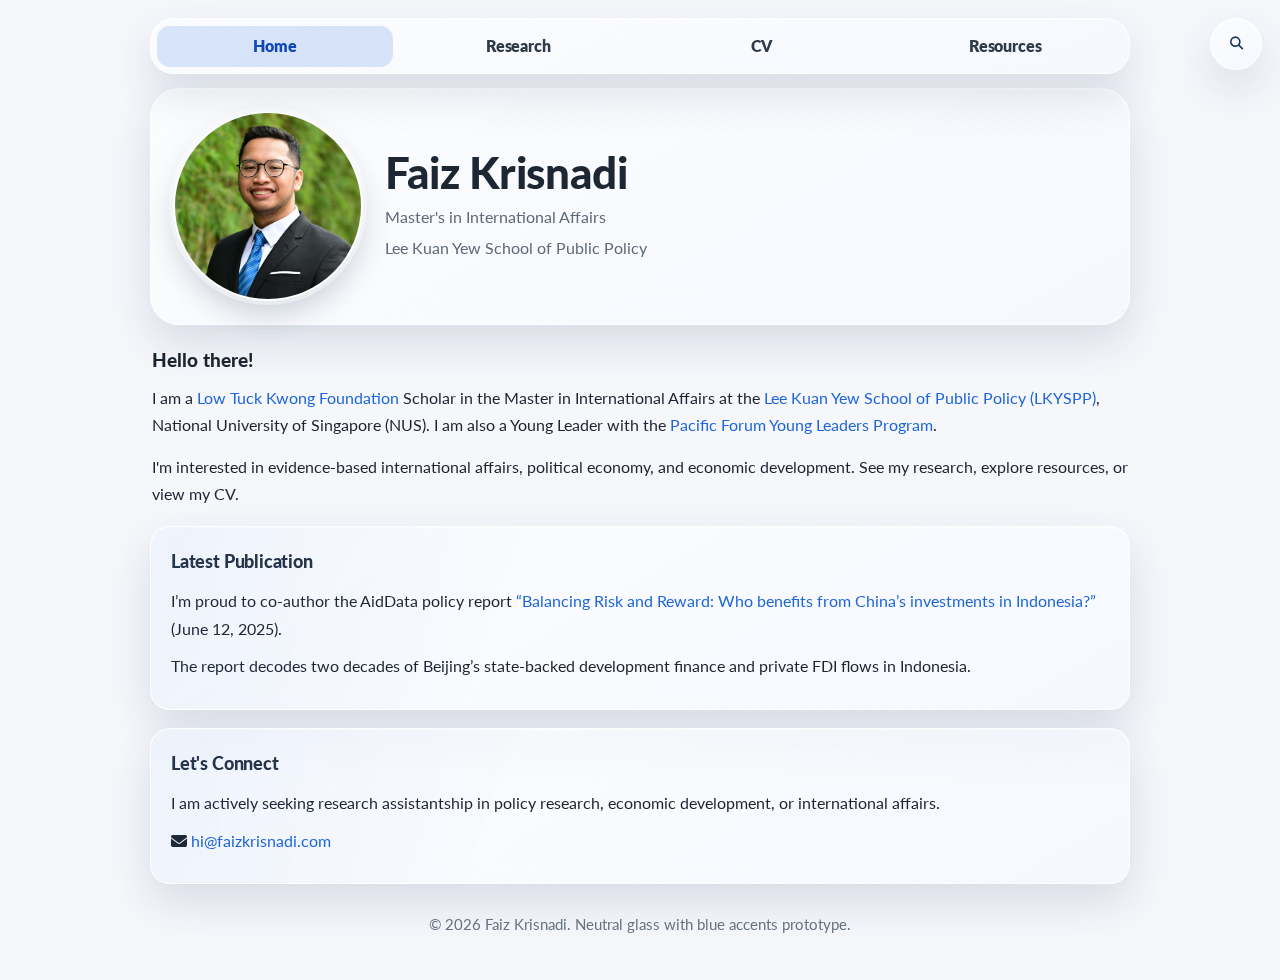
<file: liquid-glass-preview/index-accent-blue.html>
<!DOCTYPE html>
<html lang="en">
<head>
  <meta charset="UTF-8" />
  <meta name="viewport" content="width=device-width, initial-scale=1, viewport-fit=cover" />
  <title>Liquid Glass Neutral + Blue Accent | Faiz Krisnadi</title>
  <link rel="icon" href="../favicon.svg" type="image/svg+xml" />

  <link rel="preconnect" href="https://fonts.googleapis.com" />
  <link rel="preconnect" href="https://fonts.gstatic.com" crossorigin />
  <link href="https://fonts.googleapis.com/css2?family=Lato:wght@300;400;700;900&display=swap" rel="stylesheet" />
  <link rel="stylesheet" href="https://cdnjs.cloudflare.com/ajax/libs/font-awesome/6.4.0/css/all.min.css" />

  <style>
    :root {
      --text: #1d2430;
      --muted: #5f6978;
      --line: rgba(255, 255, 255, 0.72);
      --accent: #1f66da;
      --accent-strong: #1049b3;
      --accent-soft: rgba(31, 102, 218, 0.16);
      --glass-fill: linear-gradient(150deg, rgba(255, 255, 255, 0.66), rgba(250, 251, 255, 0.30));
      --glass-shadow: 0 18px 44px rgba(40, 58, 90, 0.14), inset 0 1px 0 rgba(255, 255, 255, 0.78);
      --radius-xl: 24px;
      --radius-lg: 20px;
      --radius-md: 16px;
    }

    * {
      box-sizing: border-box;
    }

    html,
    body {
      margin: 0;
      min-height: 100%;
    }

    body {
      font-family: "Lato", "SF Pro Text", -apple-system, BlinkMacSystemFont, "Segoe UI", sans-serif;
      color: var(--text);
      line-height: 1.72;
      padding: calc(18px + env(safe-area-inset-top)) calc(18px + env(safe-area-inset-right)) calc(28px + env(safe-area-inset-bottom)) calc(18px + env(safe-area-inset-left));
      background: #f5f7fb;
      overflow-x: hidden;
    }

    .shell {
      max-width: 980px;
      margin: 0 auto;
      animation: reveal 0.6s ease;
    }

    @keyframes reveal {
      from {
        opacity: 0;
        transform: translateY(8px);
      }
      to {
        opacity: 1;
        transform: translateY(0);
      }
    }

    .glass {
      background: var(--glass-fill);
      border: 1px solid var(--line);
      box-shadow: var(--glass-shadow);
      backdrop-filter: blur(19px) saturate(145%);
      -webkit-backdrop-filter: blur(19px) saturate(145%);
    }

    @supports not ((backdrop-filter: blur(1px))) {
      .glass {
        background: rgba(250, 251, 255, 0.94);
      }
    }

    a {
      color: var(--accent);
      text-decoration: none;
      transition: color 0.2s ease, opacity 0.2s ease;
    }

    a:hover {
      color: var(--accent-strong);
      opacity: 0.95;
    }

    .top-nav {
      border-radius: var(--radius-xl);
      padding: 6px;
      margin-bottom: 14px;
      position: sticky;
      top: 10px;
      z-index: 30;
    }

    .top-nav ul {
      list-style: none;
      margin: 0;
      padding: 0;
      display: grid;
      grid-template-columns: repeat(4, minmax(0, 1fr));
      gap: 8px;
    }

    .top-nav a {
      min-height: 42px;
      display: flex;
      justify-content: center;
      align-items: center;
      border-radius: 13px;
      color: #313a48;
      font-weight: 800;
      letter-spacing: -0.01em;
      transition: background 0.22s ease, color 0.22s ease, transform 0.22s ease;
    }

    .top-nav a:hover {
      background: rgba(255, 255, 255, 0.34);
      color: #1f3557;
      transform: translateY(-1px);
    }

    .top-nav a.active {
      background: var(--accent-soft);
      color: var(--accent-strong);
      box-shadow: inset 0 1px 0 rgba(255, 255, 255, 0.82);
    }

    .hero {
      border-radius: calc(var(--radius-xl) + 5px);
      padding: 1.4rem;
      display: grid;
      grid-template-columns: 190px 1fr;
      gap: 1.35rem;
      align-items: center;
    }

    .photo {
      width: 190px;
      height: 190px;
      border-radius: 50%;
      object-fit: cover;
      object-position: 50% 40%;
      border: 2px solid rgba(255, 255, 255, 0.8);
      box-shadow: 0 0 0 4px rgba(255, 255, 255, 0.44), 0 14px 28px rgba(36, 53, 84, 0.2);
    }

    .name {
      margin: 0 0 6px;
      font-size: clamp(2rem, 4vw, 2.75rem);
      line-height: 1.14;
      letter-spacing: -0.01em;
      font-weight: 900;
      color: #1d2633;
    }

    .subtitle {
      margin: 4px 0;
      color: var(--muted);
      font-weight: 400;
    }

    .intro {
      margin: 18px 2px 0;
    }

    .intro p {
      margin: 0 0 14px;
    }

    .section-card {
      margin-top: 18px;
      border-radius: var(--radius-lg);
      padding: 1.2rem 1.25rem;
      position: relative;
      overflow: hidden;
    }

    .section-card::before {
      content: "";
      position: absolute;
      inset: 0;
      pointer-events: none;
      background: linear-gradient(110deg, rgba(31, 102, 218, 0.06), transparent 38%);
    }

    .section-card h3 {
      margin: 0 0 6px;
      font-size: 1.14rem;
      font-weight: 900;
      letter-spacing: -0.01em;
      color: #253244;
    }

    .section-card p {
      margin: 0.62rem 0;
    }

    footer {
      margin: 28px auto 0;
      text-align: center;
      color: #6a7484;
      font-size: 0.92rem;
    }

    .search-fab {
      position: fixed;
      top: 18px;
      right: 18px;
      width: 52px;
      height: 52px;
      border-radius: 50%;
      border: 1px solid var(--line);
      display: grid;
      place-items: center;
      color: #1e3662;
      cursor: pointer;
      z-index: 90;
      transition: transform 0.2s ease, box-shadow 0.2s ease, color 0.2s ease;
    }

    .search-fab:hover {
      transform: translateY(-2px);
      color: var(--accent-strong);
      box-shadow: 0 16px 30px rgba(30, 52, 86, 0.18);
    }

    .search-overlay {
      position: fixed;
      inset: 0;
      z-index: 100;
      display: none;
      padding: 4vh 14px;
      background: rgba(16, 28, 48, 0.22);
      backdrop-filter: blur(5px);
      -webkit-backdrop-filter: blur(5px);
    }

    .search-overlay.open {
      display: block;
    }

    .search-panel {
      max-width: 900px;
      margin: 3vh auto 0;
      border-radius: 22px;
      padding: 0.95rem;
    }

    .search-bar {
      display: flex;
      align-items: center;
      gap: 0.62rem;
      border-radius: 14px;
      padding: 0.38rem 0.64rem;
      border: 1px solid rgba(255, 255, 255, 0.78);
      background: rgba(255, 255, 255, 0.46);
    }

    .search-bar input {
      flex: 1;
      border: 0;
      outline: 0;
      background: transparent;
      font: inherit;
      font-size: 1.03rem;
      color: #1d2b3f;
      padding: 0.72rem 0.22rem;
    }

    .search-hint {
      margin: 0.58rem 0.2rem 0;
      color: #5d6777;
      font-size: 0.9rem;
    }

    kbd {
      background: rgba(31, 102, 218, 0.14);
      color: #174aa8;
      border-radius: 6px;
      border: 1px solid rgba(31, 102, 218, 0.26);
      padding: 0.05rem 0.35rem;
      font-size: 0.82rem;
      font-weight: 700;
    }

    @media (max-width: 780px) {
      .hero {
        grid-template-columns: 1fr;
      }

      .photo {
        width: 160px;
        height: 160px;
      }
    }

    @media (max-width: 560px) {
      body {
        padding: calc(14px + env(safe-area-inset-top)) 12px calc(24px + env(safe-area-inset-bottom));
      }

      .top-nav ul {
        gap: 6px;
      }

      .top-nav a {
        min-height: 44px;
        font-size: 0.92rem;
      }

      .hero {
        padding: 1.08rem;
      }

      .section-card {
        padding: 1rem;
      }
    }
  </style>
</head>
<body>
  <button class="search-fab glass" id="openSearch" title="Search (Ctrl/Cmd + K)" aria-label="Open Search">
    <i class="fa-solid fa-magnifying-glass"></i>
  </button>

  <div class="shell">
    <nav class="top-nav glass" aria-label="Primary">
      <ul>
        <li><a href="#" class="active">Home</a></li>
        <li><a href="#">Research</a></li>
        <li><a href="#">CV</a></li>
        <li><a href="#">Resources</a></li>
      </ul>
    </nav>

    <section class="hero glass" aria-label="Profile">
      <img
        class="photo"
        src="https://faizkrisnadi.github.io/assets/images/profile.jpg"
        alt="Faiz Krisnadi"
        onerror="this.src='https://via.placeholder.com/240'"
      />
      <div>
        <h1 class="name">Faiz Krisnadi</h1>
        <p class="subtitle">Master's in International Affairs</p>
        <p class="subtitle">Lee Kuan Yew School of Public Policy</p>
      </div>
    </section>

    <section class="intro">
      <p style="font-size: 1.2rem; font-weight: 900; margin-bottom: 0.5rem">Hello there!</p>
      <p>
        I am a <a href="https://ltkfoundation.org/" target="_blank" rel="noopener">Low Tuck Kwong Foundation</a> Scholar in the Master in International Affairs at the
        <a href="https://lkyspp.nus.edu.sg/" target="_blank" rel="noopener">Lee Kuan Yew School of Public Policy (LKYSPP)</a>, National University of Singapore (NUS).
        I am also a Young Leader with the
        <a href="https://pacforum.org/young-leaders-program/" target="_blank" rel="noopener">Pacific Forum Young Leaders Program</a>.
      </p>
      <p>
        I'm interested in evidence-based international affairs, political economy, and economic development.
        See my research, explore resources, or view my CV.
      </p>
    </section>

    <section class="section-card glass">
      <h3>Latest Publication</h3>
      <p>
        I’m proud to co-author the AidData policy report
        <a href="https://www.aiddata.org/publications/balancing-risk-and-reward" target="_blank" rel="noopener">
          “Balancing Risk and Reward: Who benefits from China’s investments in Indonesia?”
        </a>
        (June 12, 2025).
      </p>
      <p>
        The report decodes two decades of Beijing’s state-backed development finance and private FDI flows in Indonesia.
      </p>
    </section>

    <section class="section-card glass">
      <h3>Let's Connect</h3>
      <p>I am actively seeking research assistantship in policy research, economic development, or international affairs.</p>
      <p><i class="fas fa-envelope"></i> <a href="mailto:hi@faizkrisnadi.com">hi@faizkrisnadi.com</a></p>
    </section>

    <footer>
      <p>© 2026 Faiz Krisnadi. Neutral glass with blue accents prototype.</p>
    </footer>
  </div>

  <div class="search-overlay" id="searchOverlay" aria-hidden="true">
    <div class="search-panel glass" role="dialog" aria-modal="true" aria-label="Site search demo">
      <div class="search-bar">
        <i class="fa-solid fa-magnifying-glass" style="color: #244d91"></i>
        <input id="searchInput" type="text" placeholder="Search preview content..." />
      </div>
      <p class="search-hint">Neutral base, blue as accent only. Press <kbd>Esc</kbd> to close.</p>
    </div>
  </div>

  <script>
    const openBtn = document.getElementById("openSearch");
    const overlay = document.getElementById("searchOverlay");
    const searchInput = document.getElementById("searchInput");

    function openSearch() {
      overlay.classList.add("open");
      overlay.setAttribute("aria-hidden", "false");
      requestAnimationFrame(() => searchInput.focus());
    }

    function closeSearch() {
      overlay.classList.remove("open");
      overlay.setAttribute("aria-hidden", "true");
      openBtn.focus();
    }

    openBtn.addEventListener("click", openSearch);

    overlay.addEventListener("click", (event) => {
      if (event.target === overlay) {
        closeSearch();
      }
    });

    document.addEventListener("keydown", (event) => {
      const openShortcut = (event.ctrlKey || event.metaKey) && event.key.toLowerCase() === "k";

      if (openShortcut) {
        event.preventDefault();
        if (overlay.classList.contains("open")) {
          closeSearch();
        } else {
          openSearch();
        }
      }

      if (event.key === "Escape" && overlay.classList.contains("open")) {
        closeSearch();
      }
    });
  </script>
</body>
</html>
</file>
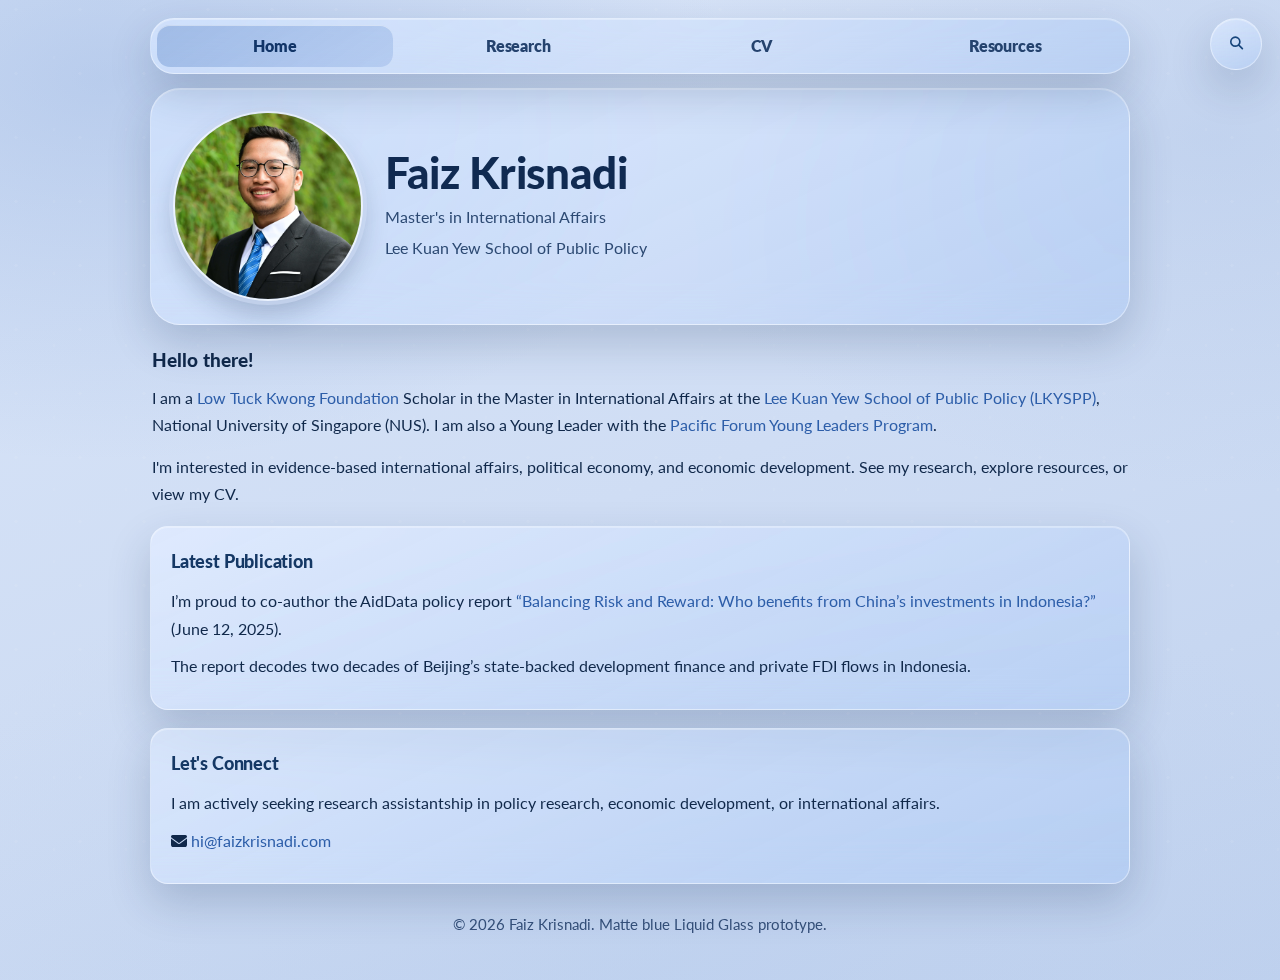
<file: liquid-glass-preview/index-blue-doff.html>
<!DOCTYPE html>
<html lang="en">
<head>
  <meta charset="UTF-8" />
  <meta name="viewport" content="width=device-width, initial-scale=1, viewport-fit=cover" />
  <title>Liquid Glass Matte Blue | Faiz Krisnadi</title>

  <link rel="preconnect" href="https://fonts.googleapis.com" />
  <link rel="preconnect" href="https://fonts.gstatic.com" crossorigin />
  <link href="https://fonts.googleapis.com/css2?family=Lato:wght@300;400;700;900&display=swap" rel="stylesheet" />
  <link rel="stylesheet" href="https://cdnjs.cloudflare.com/ajax/libs/font-awesome/6.4.0/css/all.min.css" />

  <style>
    :root {
      --ink: #10284a;
      --ink-soft: #2d4a73;
      --blue-core: #2d5ea9;
      --blue-deep: #1d4176;
      --blue-matte-1: #dae6f9;
      --blue-matte-2: #cfddf4;
      --blue-matte-3: #bfd1ee;
      --glass-edge: rgba(255, 255, 255, 0.42);
      --glass-fill: linear-gradient(155deg, rgba(255, 255, 255, 0.34), rgba(163, 188, 225, 0.28));
      --glass-shadow: 0 18px 44px rgba(22, 45, 84, 0.2), inset 0 1px 0 rgba(255, 255, 255, 0.28);
      --radius-lg: 24px;
      --radius-md: 18px;
    }

    * {
      box-sizing: border-box;
    }

    html,
    body {
      margin: 0;
      min-height: 100%;
    }

    body {
      font-family: "Lato", "SF Pro Text", -apple-system, BlinkMacSystemFont, "Segoe UI", sans-serif;
      color: var(--ink);
      line-height: 1.72;
      padding: calc(18px + env(safe-area-inset-top)) calc(18px + env(safe-area-inset-right)) calc(28px + env(safe-area-inset-bottom)) calc(18px + env(safe-area-inset-left));
      background:
        radial-gradient(85rem 52rem at 8% 8%, rgba(102, 141, 206, 0.28), transparent 46%),
        radial-gradient(70rem 42rem at 95% 14%, rgba(148, 175, 219, 0.25), transparent 52%),
        radial-gradient(88rem 50rem at 50% 100%, rgba(174, 198, 234, 0.23), transparent 58%),
        linear-gradient(160deg, var(--blue-matte-1) 0%, var(--blue-matte-2) 50%, var(--blue-matte-3) 100%);
      overflow-x: hidden;
    }

    body::before {
      content: "";
      position: fixed;
      inset: 0;
      pointer-events: none;
      opacity: 0.22;
      background-image:
        radial-gradient(circle at 25% 15%, rgba(255, 255, 255, 0.35) 0 1.5px, transparent 1.8px),
        radial-gradient(circle at 75% 80%, rgba(255, 255, 255, 0.28) 0 1.3px, transparent 1.6px);
      background-size: 64px 64px, 72px 72px;
      z-index: -1;
    }

    .shell {
      max-width: 980px;
      margin: 0 auto;
      animation: reveal 0.62s ease;
    }

    @keyframes reveal {
      from {
        opacity: 0;
        transform: translateY(10px);
      }
      to {
        opacity: 1;
        transform: translateY(0);
      }
    }

    .glass {
      background: var(--glass-fill);
      border: 1px solid var(--glass-edge);
      box-shadow: var(--glass-shadow);
      backdrop-filter: blur(18px) saturate(135%);
      -webkit-backdrop-filter: blur(18px) saturate(135%);
    }

    @supports not ((backdrop-filter: blur(1px))) {
      .glass {
        background: rgba(220, 233, 250, 0.92);
      }
    }

    a {
      color: var(--blue-core);
      text-decoration: none;
    }

    a:hover {
      color: var(--blue-deep);
    }

    .top-nav {
      border-radius: var(--radius-lg);
      padding: 6px;
      position: sticky;
      top: 10px;
      z-index: 30;
      margin-bottom: 14px;
    }

    .top-nav ul {
      list-style: none;
      margin: 0;
      padding: 0;
      display: grid;
      grid-template-columns: repeat(4, minmax(0, 1fr));
      gap: 8px;
    }

    .top-nav a {
      min-height: 42px;
      display: flex;
      justify-content: center;
      align-items: center;
      border-radius: 13px;
      font-weight: 800;
      letter-spacing: -0.01em;
      color: #25436e;
      transition: background 0.2s ease, color 0.2s ease;
    }

    .top-nav a.active {
      background: linear-gradient(145deg, rgba(72, 118, 191, 0.35), rgba(104, 145, 213, 0.24));
      color: #123568;
      box-shadow: inset 0 1px 0 rgba(255, 255, 255, 0.46);
    }

    .hero {
      border-radius: calc(var(--radius-lg) + 6px);
      padding: 1.4rem;
      display: grid;
      grid-template-columns: 190px 1fr;
      gap: 1.35rem;
      align-items: center;
    }

    .photo {
      width: 190px;
      height: 190px;
      border-radius: 50%;
      object-fit: cover;
      object-position: 50% 40%;
      border: 2px solid rgba(255, 255, 255, 0.6);
      box-shadow: 0 0 0 4px rgba(206, 220, 245, 0.6), 0 14px 26px rgba(20, 38, 75, 0.22);
    }

    .name {
      margin: 0 0 6px;
      font-size: clamp(2rem, 4vw, 2.75rem);
      line-height: 1.14;
      font-weight: 900;
      color: #102a51;
      letter-spacing: -0.01em;
    }

    .subtitle {
      margin: 4px 0;
      color: var(--ink-soft);
    }

    .intro {
      margin: 18px 2px 0;
    }

    .intro p {
      margin: 0 0 14px;
    }

    .section-card {
      margin-top: 18px;
      border-radius: var(--radius-md);
      padding: 1.2rem 1.25rem;
    }

    .section-card h3 {
      margin: 0 0 6px;
      font-size: 1.14rem;
      font-weight: 900;
      letter-spacing: -0.01em;
      color: #153865;
    }

    .section-card p {
      margin: 0.62rem 0;
    }

    footer {
      margin: 28px auto 0;
      text-align: center;
      color: #35507a;
      font-size: 0.92rem;
    }

    .search-fab {
      position: fixed;
      top: 18px;
      right: 18px;
      width: 52px;
      height: 52px;
      border-radius: 50%;
      border: 1px solid var(--glass-edge);
      display: grid;
      place-items: center;
      color: #17457b;
      cursor: pointer;
      z-index: 90;
      transition: transform 0.2s ease, box-shadow 0.2s ease;
    }

    .search-fab:hover {
      transform: translateY(-2px);
      box-shadow: 0 14px 28px rgba(20, 40, 78, 0.24);
    }

    .search-overlay {
      position: fixed;
      inset: 0;
      padding: 4vh 14px;
      z-index: 100;
      background: rgba(10, 25, 52, 0.26);
      backdrop-filter: blur(5px);
      -webkit-backdrop-filter: blur(5px);
      display: none;
    }

    .search-overlay.open {
      display: block;
    }

    .search-panel {
      max-width: 900px;
      margin: 3vh auto 0;
      border-radius: 22px;
      padding: 0.95rem;
    }

    .search-bar {
      display: flex;
      align-items: center;
      gap: 0.62rem;
      border: 1px solid rgba(255, 255, 255, 0.45);
      border-radius: 14px;
      padding: 0.38rem 0.64rem;
      background: rgba(225, 236, 252, 0.44);
    }

    .search-bar input {
      flex: 1;
      border: 0;
      outline: 0;
      background: transparent;
      color: #102a50;
      font: inherit;
      font-size: 1.03rem;
      padding: 0.7rem 0.22rem;
    }

    .search-hint {
      margin: 0.58rem 0.2rem 0;
      color: #3d5782;
      font-size: 0.9rem;
    }

    @media (max-width: 780px) {
      .hero {
        grid-template-columns: 1fr;
      }

      .photo {
        width: 160px;
        height: 160px;
      }
    }

    @media (max-width: 560px) {
      body {
        padding: calc(14px + env(safe-area-inset-top)) 12px calc(24px + env(safe-area-inset-bottom));
      }

      .top-nav ul {
        gap: 6px;
      }

      .top-nav a {
        min-height: 44px;
        font-size: 0.92rem;
      }

      .hero {
        padding: 1.1rem;
      }

      .section-card {
        padding: 1rem;
      }
    }
  </style>
</head>
<body>
  <button class="search-fab glass" id="openSearch" title="Search (Ctrl/Cmd + K)" aria-label="Open Search">
    <i class="fa-solid fa-magnifying-glass"></i>
  </button>

  <div class="shell">
    <nav class="top-nav glass" aria-label="Primary">
      <ul>
        <li><a href="#" class="active">Home</a></li>
        <li><a href="#">Research</a></li>
        <li><a href="#">CV</a></li>
        <li><a href="#">Resources</a></li>
      </ul>
    </nav>

    <section class="hero glass" aria-label="Profile">
      <img
        class="photo"
        src="https://faizkrisnadi.github.io/assets/images/profile.jpg"
        alt="Faiz Krisnadi"
        onerror="this.src='https://via.placeholder.com/240'"
      />
      <div>
        <h1 class="name">Faiz Krisnadi</h1>
        <p class="subtitle">Master's in International Affairs</p>
        <p class="subtitle">Lee Kuan Yew School of Public Policy</p>
      </div>
    </section>

    <section class="intro">
      <p style="font-size: 1.2rem; font-weight: 900; margin-bottom: 0.5rem">Hello there!</p>
      <p>
        I am a <a href="https://ltkfoundation.org/" target="_blank" rel="noopener">Low Tuck Kwong Foundation</a> Scholar in the Master in International Affairs at the
        <a href="https://lkyspp.nus.edu.sg/" target="_blank" rel="noopener">Lee Kuan Yew School of Public Policy (LKYSPP)</a>, National University of Singapore (NUS).
        I am also a Young Leader with the
        <a href="https://pacforum.org/young-leaders-program/" target="_blank" rel="noopener">Pacific Forum Young Leaders Program</a>.
      </p>
      <p>
        I'm interested in evidence-based international affairs, political economy, and economic development.
        See my research, explore resources, or view my CV.
      </p>
    </section>

    <section class="section-card glass">
      <h3>Latest Publication</h3>
      <p>
        I’m proud to co-author the AidData policy report
        <a href="https://www.aiddata.org/publications/balancing-risk-and-reward" target="_blank" rel="noopener">
          “Balancing Risk and Reward: Who benefits from China’s investments in Indonesia?”
        </a>
        (June 12, 2025).
      </p>
      <p>
        The report decodes two decades of Beijing’s state-backed development finance and private FDI flows in Indonesia.
      </p>
    </section>

    <section class="section-card glass">
      <h3>Let's Connect</h3>
      <p>I am actively seeking research assistantship in policy research, economic development, or international affairs.</p>
      <p><i class="fas fa-envelope"></i> <a href="mailto:hi@faizkrisnadi.com">hi@faizkrisnadi.com</a></p>
    </section>

    <footer>
      <p>© 2026 Faiz Krisnadi. Matte blue Liquid Glass prototype.</p>
    </footer>
  </div>

  <div class="search-overlay" id="searchOverlay" aria-hidden="true">
    <div class="search-panel glass" role="dialog" aria-modal="true" aria-label="Site search demo">
      <div class="search-bar">
        <i class="fa-solid fa-magnifying-glass" style="color: #1b497f"></i>
        <input id="searchInput" type="text" placeholder="Search preview content..." />
      </div>
      <p class="search-hint">Matte blue demo. Press <kbd>Esc</kbd> to close.</p>
    </div>
  </div>

  <script>
    const openBtn = document.getElementById("openSearch");
    const overlay = document.getElementById("searchOverlay");
    const searchInput = document.getElementById("searchInput");

    function openSearch() {
      overlay.classList.add("open");
      overlay.setAttribute("aria-hidden", "false");
      requestAnimationFrame(() => searchInput.focus());
    }

    function closeSearch() {
      overlay.classList.remove("open");
      overlay.setAttribute("aria-hidden", "true");
      openBtn.focus();
    }

    openBtn.addEventListener("click", openSearch);

    overlay.addEventListener("click", (event) => {
      if (event.target === overlay) {
        closeSearch();
      }
    });

    document.addEventListener("keydown", (event) => {
      const openShortcut = (event.ctrlKey || event.metaKey) && event.key.toLowerCase() === "k";

      if (openShortcut) {
        event.preventDefault();
        if (overlay.classList.contains("open")) {
          closeSearch();
        } else {
          openSearch();
        }
      }

      if (event.key === "Escape" && overlay.classList.contains("open")) {
        closeSearch();
      }
    });
  </script>
</body>
</html>
</file>
